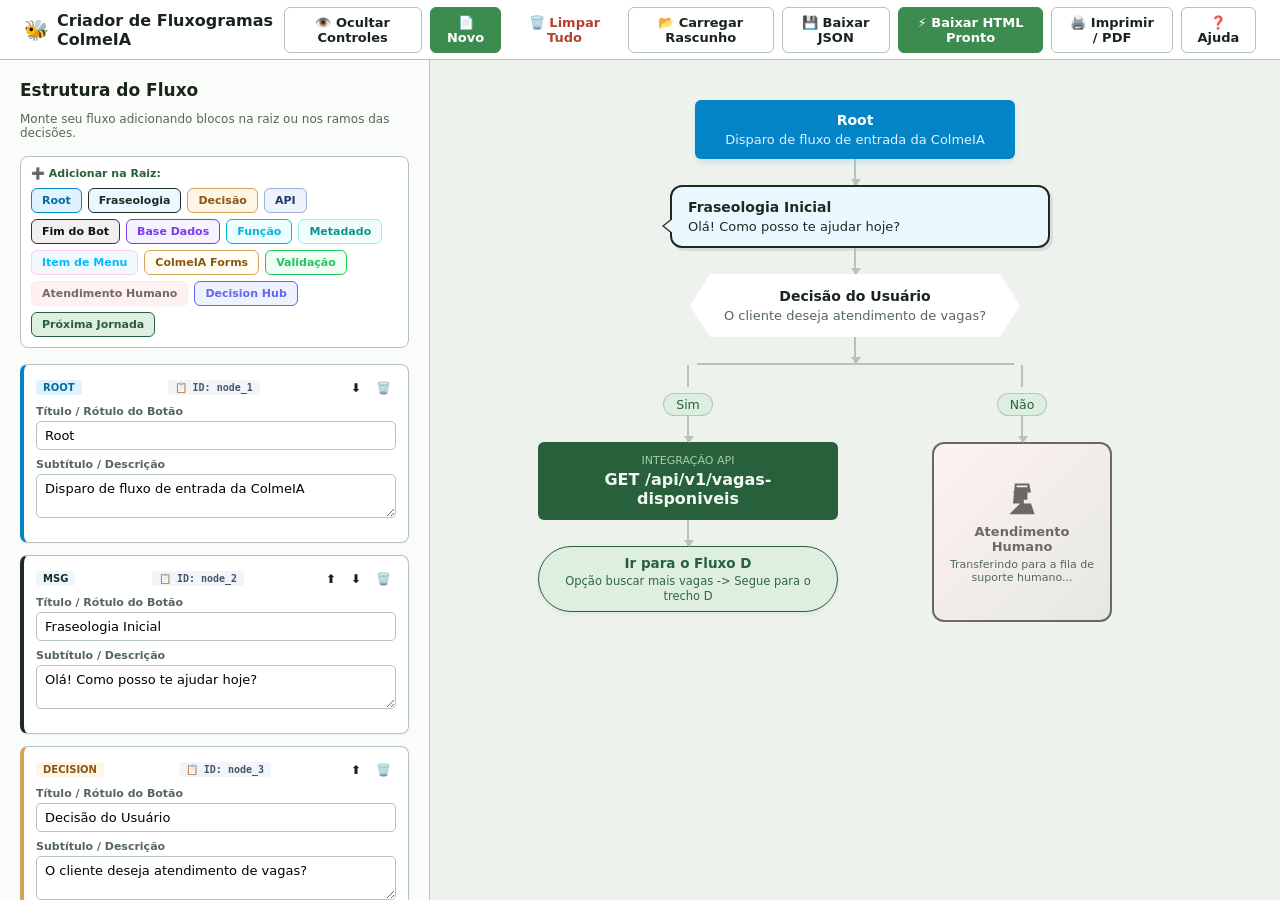
<file: index.html>
<!DOCTYPE html>
<html lang="pt-BR">
<head>
  <meta charset="utf-8">
  <meta name="viewport" content="width=device-width, initial-scale=1">
  <title>Fluxogramas ColmeIA Flowchart</title>
  <link rel="stylesheet" href="static/css/flowchart.css">
   <link rel="icon" href="data:image/svg+xml,<svg xmlns=%22http://www.w3.org/2000/svg%22 viewBox=%220 0 100 100%22><text y=%22.9em%22 font-size=%2290%22>🐝</text></svg>">
</head>
<body>

  <!-- Barra Superior de Controle -->
  <header class="bar">
    <div class="brand">
      <span class="logo-icon">🐝</span>
      <h1>Criador de Fluxogramas ColmeIA</h1>
    </div>
    <div class="actions">
        <button type="button" id="toggle-sidebar-btn" onclick="toggleSidebar()">👁️ Ocultar Controles</button>
        <button type="button" class="primary" onclick="createNewHtmlFile()">📄 Novo</button>
        <button type="button" class="btn-danger-text" onclick="clearAllNodes()">🗑️ Limpar Tudo</button>
        <button type="button" id="import-btn">📂 Carregar Rascunho</button>
        <button type="button" id="export-json-btn">💾 Baixar JSON</button>
        <button type="button" id="save-html-btn" class="primary">⚡ Baixar HTML Pronto</button>
        <button type="button" id="print-btn">🖨️ Imprimir / PDF</button>
        <button type="button" id="ajuda-btn" onclick="window.open('ajuda.html', '_blank')">❓ Ajuda</button>
    </div>
  </header>

  <!-- Janela Principal Dividida -->
  <div class="app-layout">
    
    <!-- Painel Lateral: Editor Estrutural -->
    <aside class="sidebar">
      <div class="sidebar-header">
        <h2>Estrutura do Fluxo</h2>
        <p class="help-text">Monte seu fluxo adicionando blocos na raiz ou nos ramos das decisões.</p>
      </div>

      <!-- Barra Rápida de Inserção na Raiz -->
      <div class="quick-add-bar">
        <span class="quick-add-title">➕ Adicionar na Raiz:</span>
        <div class="quick-buttons">
          <button type="button" class="btn-node btn-start" onclick="addNodeToRoot('start')">Root</button>
          <button type="button" class="btn-node btn-msg" onclick="addNodeToRoot('msg')">Fraseologia</button>
          <!--<button type="button" class="btn-node btn-button" onclick="addNodeToRoot('button')">Botões</button>-->
          <button type="button" class="btn-node btn-decision" onclick="addNodeToRoot('decision')">Decisão</button>
          <button type="button" class="btn-node btn-api" onclick="addNodeToRoot('api')">API</button>
          <button type="button" class="btn-node btn-end" onclick="addNodeToRoot('end')">Fim do Bot</button>
          <button type="button" class="btn-node btn-data" onclick="addNodeToRoot('data')">Base Dados</button>
          <button type="button" class="btn-node btn-function" onclick="addNodeToRoot('function')">Função</button>
          <button type="button" class="btn-node btn-metadado" onclick="addNodeToRoot('metadado')">Metadado</button>
          <button type="button" class="btn-node btn-menu" onclick="addNodeToRoot('menu')">Item de Menu</button>
          <button type="button" class="btn-node btn-forms" onclick="addNodeToRoot('forms')">ColmeIA Forms</button>
          <button type="button" class="btn-node btn-validation" onclick="addNodeToRoot('validation')">Validação</button>
          <button type="button" class="btn-node btn-human" onclick="addNodeToRoot('human')">Atendimento Humano</button>
          <button type="button" class="btn-node btn-hub" onclick="addNodeToRoot('hub')">Decision Hub</button>
          <button type="button" class="btn-node btn-journey" onclick="addNodeToRoot('journey')">Próxima Jornada</button>
        </div>
      </div>

      <!-- Lista de Cards Editor -->
      <div id="tree-editor" class="tree-editor">
      </div>
    </aside>

    <!-- Canvas de Visualização em Tempo Real -->
    <main class="canvas-viewport">
      <div class="wrap">
        <div class="stage" id="flowchart-canvas">
          <!-- O fluxo visual é montado aqui -->
        </div>
      </div>
    </main>

  </div>

  <input type="file" id="import-file" accept=".json" style="display: none;">

  <!-- Script do Motor do Editor -->
  <script src="static/js/index.js"></script>
</body>
</html>
</file>
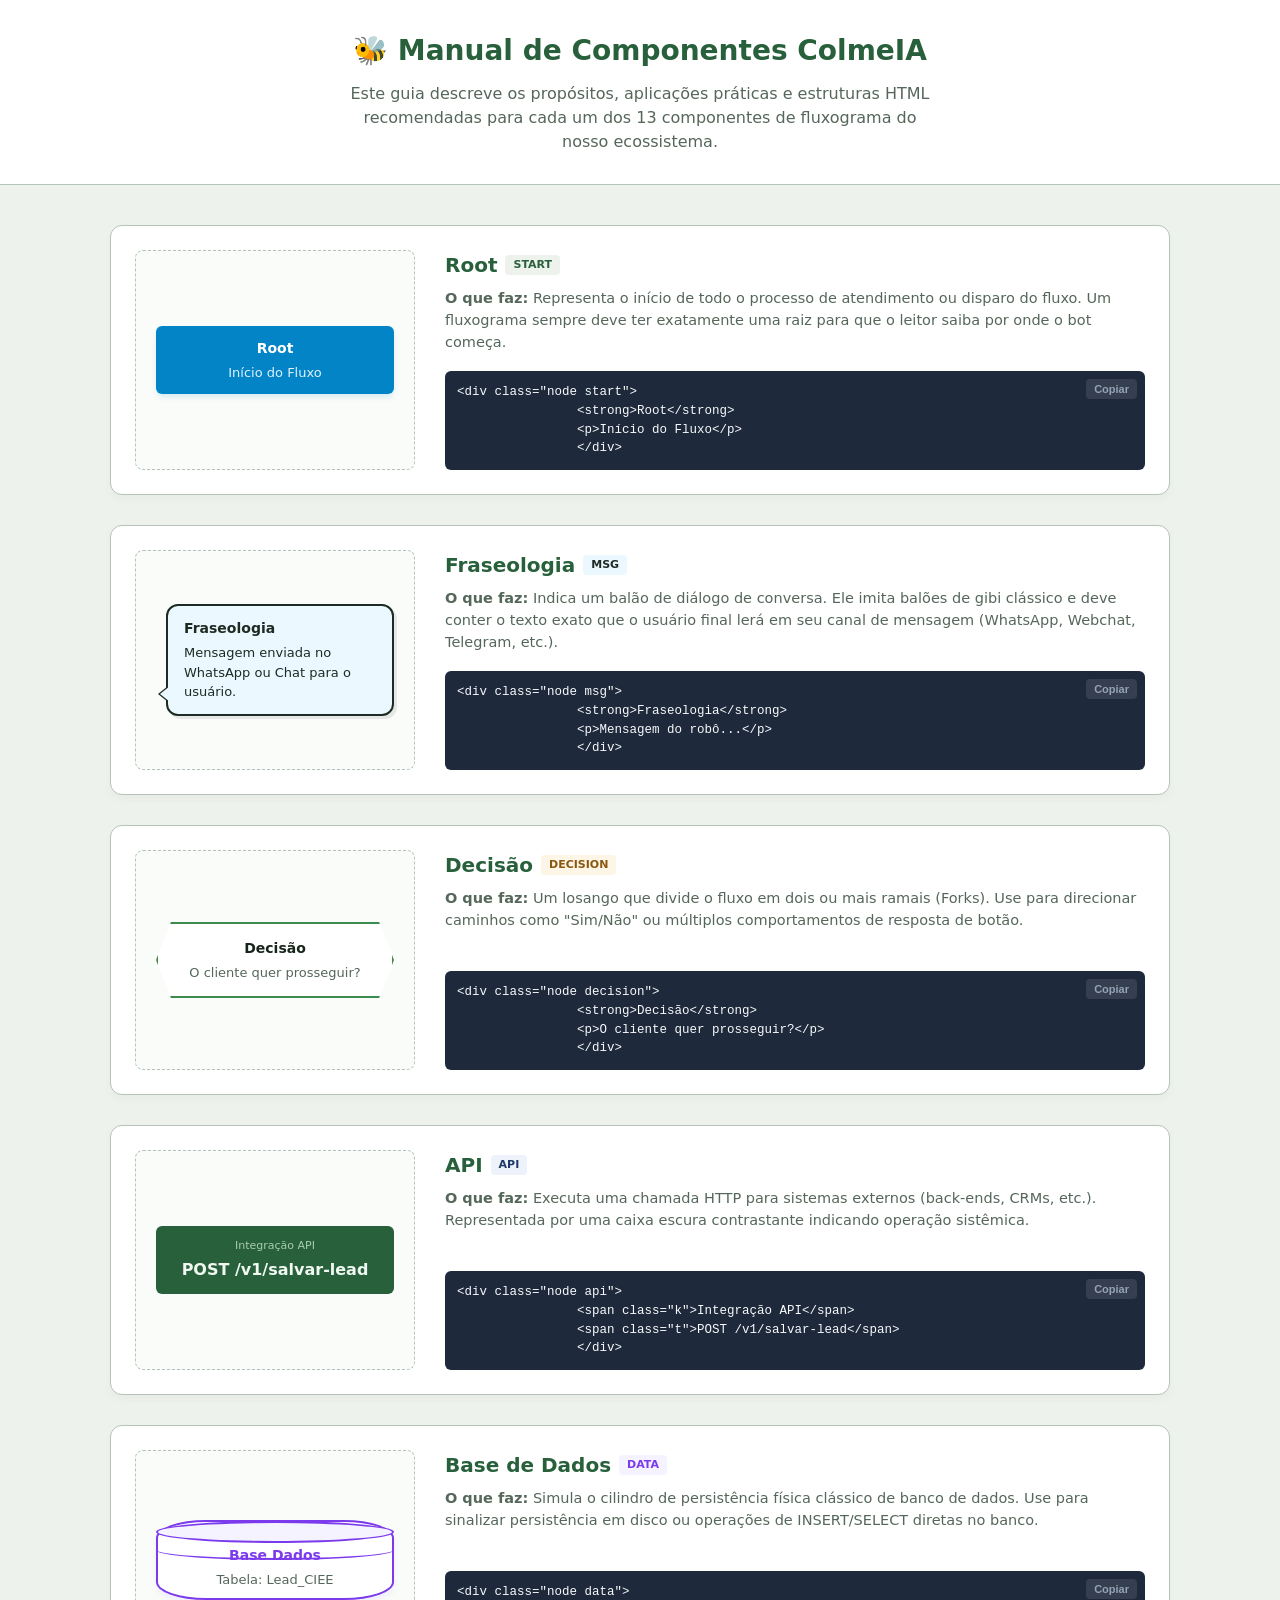
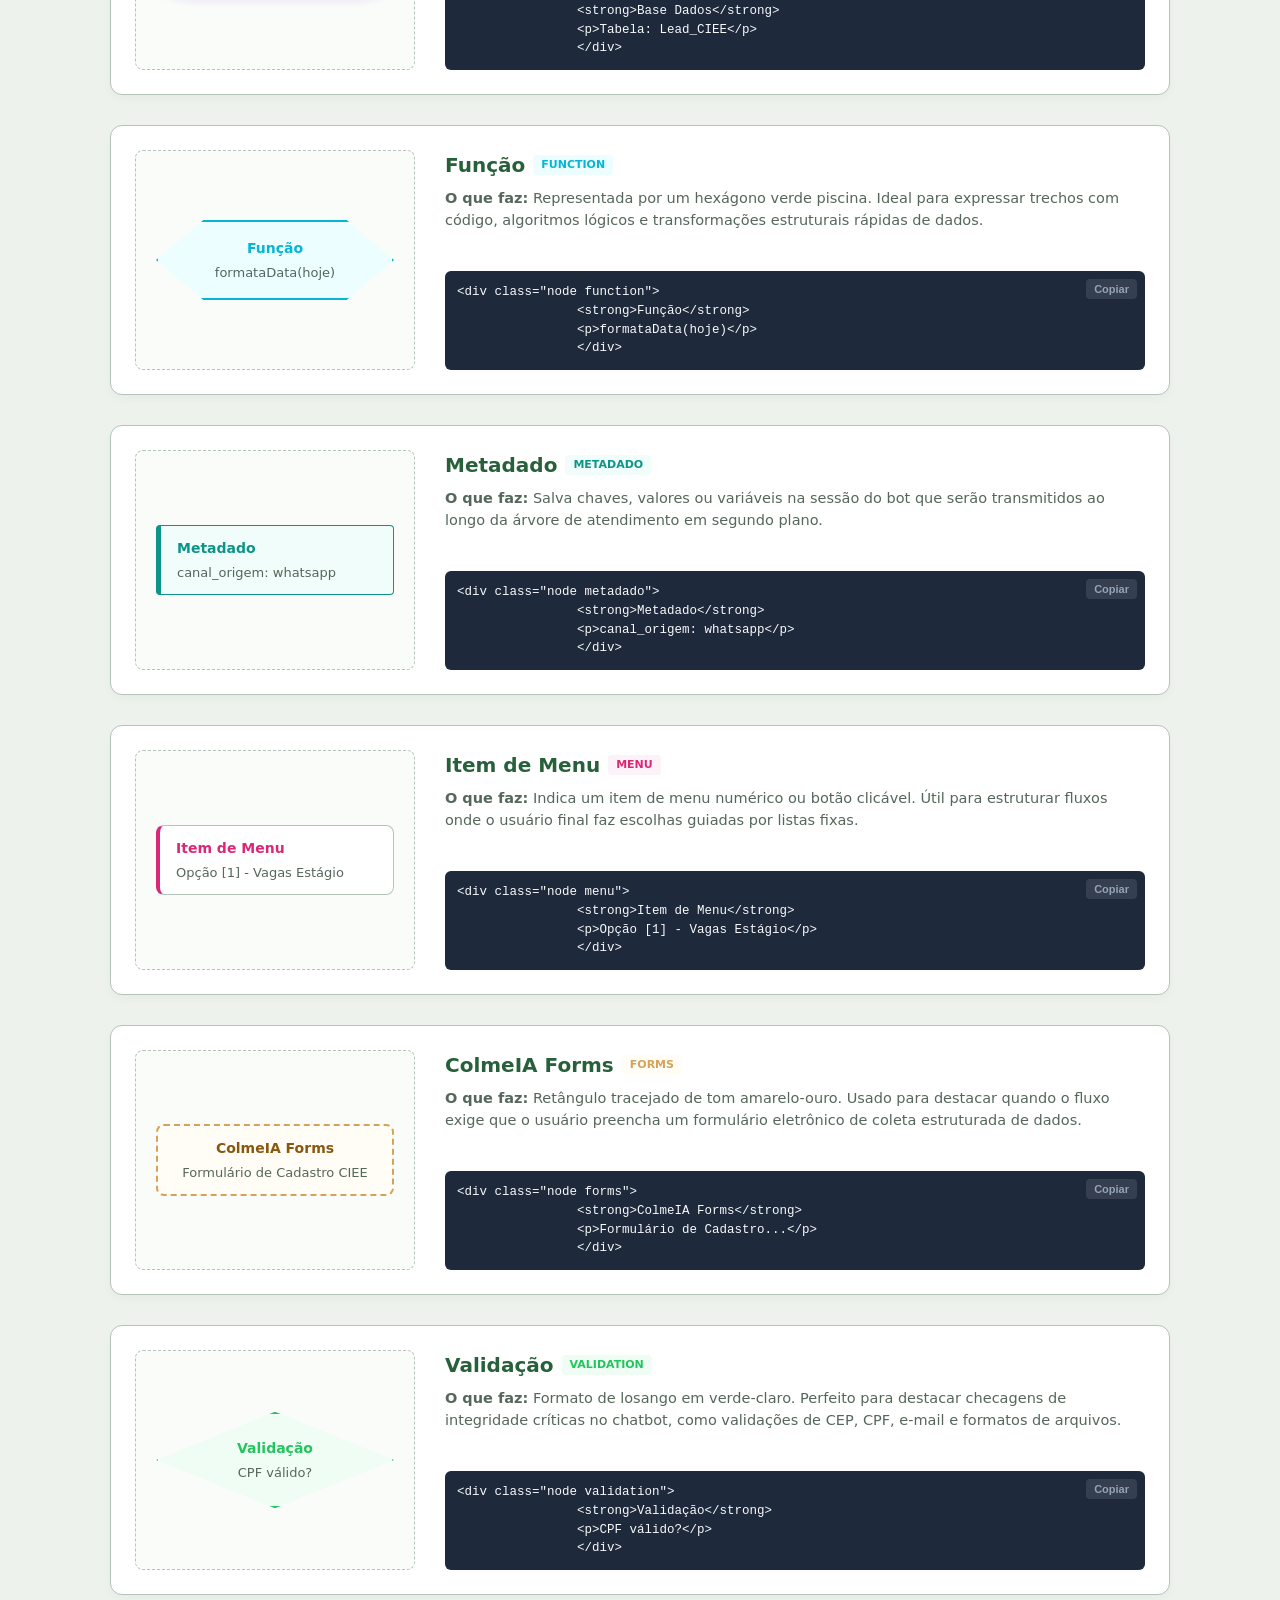
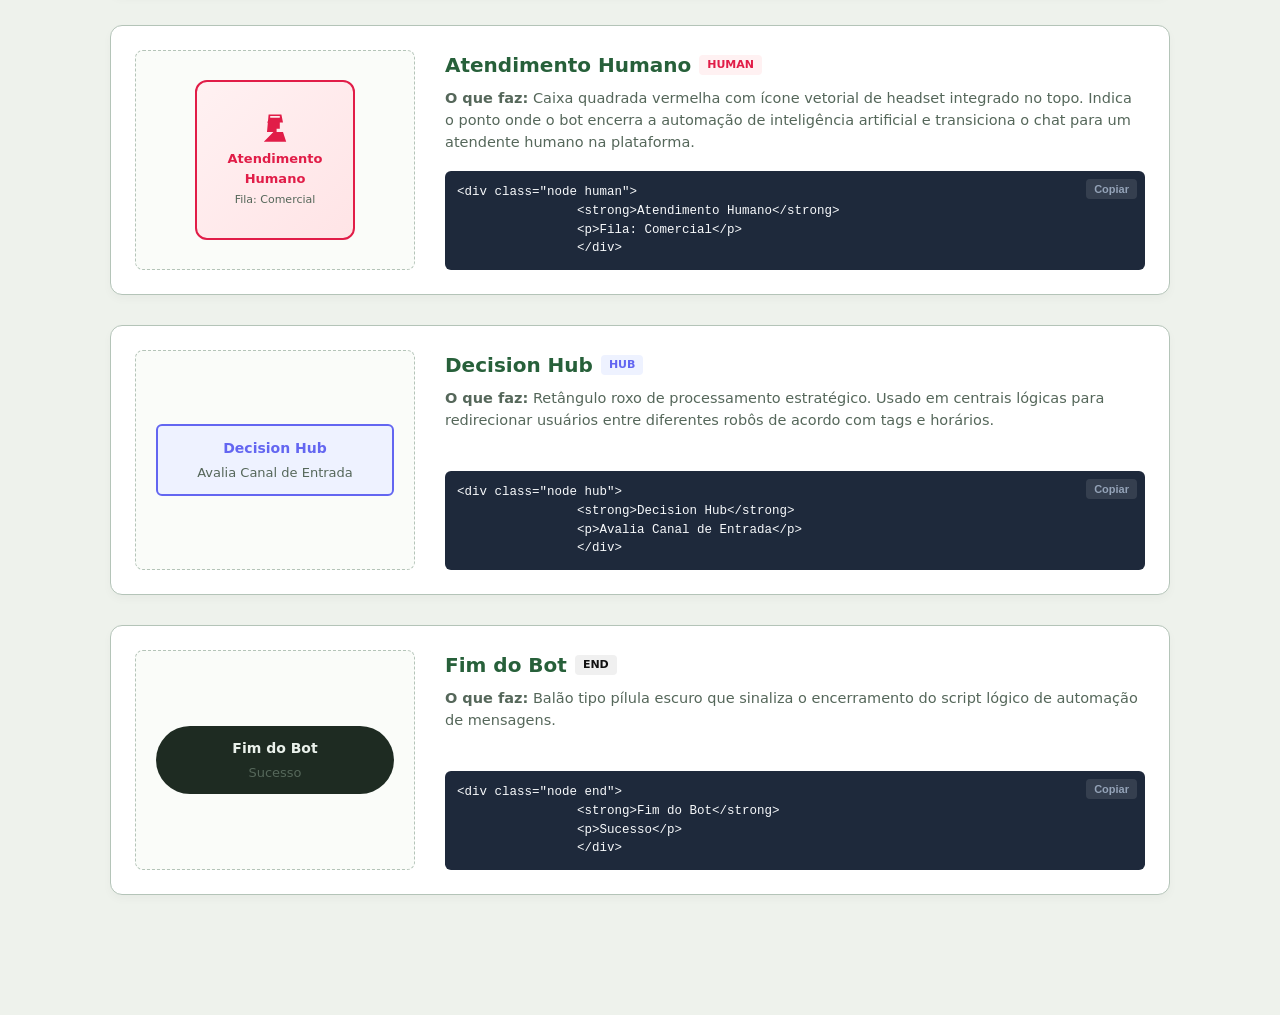
<file: ajuda.html>
<!DOCTYPE html>
<html lang="pt-BR">
<head>
  <meta charset="utf-8">
  <meta name="viewport" content="width=device-width, initial-scale=1">
  <title>Manual de Componentes ColmeIA Flowchart</title>
  <link rel="stylesheet" href="static/css/ajuda.css">
   <link rel="icon" href="data:image/svg+xml,<svg xmlns=%22http://www.w3.org/2000/svg%22 viewBox=%220 0 100 100%22><text y=%22.9em%22 font-size=%2290%22>🐝</text></svg>">
</head>
<body>

  <header>
    <h1>🐝 Manual de Componentes ColmeIA</h1>
    <p>Este guia descreve os propósitos, aplicações práticas e estruturas HTML recomendadas para cada um dos 13 componentes de fluxograma do nosso ecossistema.</p>
  </header>

  <div class="container">
    <div class="grid">

      <!-- 1. ROOT -->
      <div class="component-card">
        <div class="preview-box">
          <div class="node start">
            <strong>Root</strong>
            <p>Início do Fluxo</p>
          </div>
        </div>
        <div class="info-box">
          <div>
            <h2>Root <span class="tag-type">Start</span></h2>
            <p><strong>O que faz:</strong> Representa o início de todo o processo de atendimento ou disparo do fluxo. Um fluxograma sempre deve ter exatamente uma raiz para que o leitor saiba por onde o bot começa.</p>
          </div>
          <div class="code-container">
            <button class="copy-btn" onclick="copyCode(this)">Copiar</button>
            <pre><code>&lt;div class="node start"&gt;
                &lt;strong&gt;Root&lt;/strong&gt;
                &lt;p&gt;Início do Fluxo&lt;/p&gt;
                &lt;/div&gt;</code></pre>
          </div>
        </div>
      </div>

      <!-- 2. FRASEOLOGIA -->
      <div class="component-card">
        <div class="preview-box" style="padding-left: 30px;">
          <div class="node msg">
            <strong>Fraseologia</strong>
            <p>Mensagem enviada no WhatsApp ou Chat para o usuário.</p>
          </div>
        </div>
        <div class="info-box">
          <div>
            <h2>Fraseologia <span class="tag-type" style="background: var(--gibi-blue); color: var(--gibi-border);">Msg</span></h2>
            <p><strong>O que faz:</strong> Indica um balão de diálogo de conversa. Ele imita balões de gibi clássico e deve conter o texto exato que o usuário final lerá em seu canal de mensagem (WhatsApp, Webchat, Telegram, etc.).</p>
          </div>
          <div class="code-container">
            <button class="copy-btn" onclick="copyCode(this)">Copiar</button>
            <pre><code>&lt;div class="node msg"&gt;
                &lt;strong&gt;Fraseologia&lt;/strong&gt;
                &lt;p&gt;Mensagem do robô...&lt;/p&gt;
                &lt;/div&gt;</code></pre>
          </div>
        </div>
      </div>

      <!-- 3. DECISÃO -->
      <div class="component-card">
        <div class="preview-box">
          <div class="node decision">
            <strong>Decisão</strong>
            <p>O cliente quer prosseguir?</p>
          </div>
        </div>
        <div class="info-box">
          <div>
            <h2>Decisão <span class="tag-type" style="background: #fdf5e6; color: #8a5710;">Decision</span></h2>
            <p><strong>O que faz:</strong> Um losango que divide o fluxo em dois ou mais ramais (Forks). Use para direcionar caminhos como "Sim/Não" ou múltiplos comportamentos de resposta de botão.</p>
          </div>
          <div class="code-container">
            <button class="copy-btn" onclick="copyCode(this)">Copiar</button>
            <pre><code>&lt;div class="node decision"&gt;
                &lt;strong&gt;Decisão&lt;/strong&gt;
                &lt;p&gt;O cliente quer prosseguir?&lt;/p&gt;
                &lt;/div&gt;</code></pre>
          </div>
        </div>
      </div>

      <!-- 4. API -->
      <div class="component-card">
        <div class="preview-box">
          <div class="node api">
            <span class="k">Integração API</span>
            <span class="t">POST /v1/salvar-lead</span>
          </div>
        </div>
        <div class="info-box">
          <div>
            <h2>API <span class="tag-type" style="background: #eef2fa; color: #1e3a6a;">Api</span></h2>
            <p><strong>O que faz:</strong> Executa uma chamada HTTP para sistemas externos (back-ends, CRMs, etc.). Representada por uma caixa escura contrastante indicando operação sistêmica.</p>
          </div>
          <div class="code-container">
            <button class="copy-btn" onclick="copyCode(this)">Copiar</button>
            <pre><code>&lt;div class="node api"&gt;
                &lt;span class="k"&gt;Integração API&lt;/span&gt;
                &lt;span class="t"&gt;POST /v1/salvar-lead&lt;/span&gt;
                &lt;/div&gt;</code></pre>
          </div>
        </div>
      </div>

      <!-- 5. BASE DE DADOS -->
      <div class="component-card">
        <div class="preview-box">
          <div class="node data">
            <strong>Base Dados</strong>
            <p>Tabela: Lead_CIEE</p>
          </div>
        </div>
        <div class="info-box">
          <div>
            <h2>Base de Dados <span class="tag-type" style="background: var(--color-data-light); color: var(--color-data);">Data</span></h2>
            <p><strong>O que faz:</strong> Simula o cilindro de persistência física clássico de banco de dados. Use para sinalizar persistência em disco ou operações de INSERT/SELECT diretas no banco.</p>
          </div>
          <div class="code-container">
            <button class="copy-btn" onclick="copyCode(this)">Copiar</button>
            <pre><code>&lt;div class="node data"&gt;
                &lt;strong&gt;Base Dados&lt;/strong&gt;
                &lt;p&gt;Tabela: Lead_CIEE&lt;/p&gt;
                &lt;/div&gt;</code></pre>
          </div>
        </div>
      </div>

      <!-- 6. FUNÇÃO -->
      <div class="component-card">
        <div class="preview-box">
          <div class="node function">
            <strong>Função</strong>
            <p>formataData(hoje)</p>
          </div>
        </div>
        <div class="info-box">
          <div>
            <h2>Função <span class="tag-type" style="background: var(--color-function-light); color: var(--color-function);">Function</span></h2>
            <p><strong>O que faz:</strong> Representada por um hexágono verde piscina. Ideal para expressar trechos com código, algoritmos lógicos e transformações estruturais rápidas de dados.</p>
          </div>
          <div class="code-container">
            <button class="copy-btn" onclick="copyCode(this)">Copiar</button>
            <pre><code>&lt;div class="node function"&gt;
                &lt;strong&gt;Função&lt;/strong&gt;
                &lt;p&gt;formataData(hoje)&lt;/p&gt;
                &lt;/div&gt;</code></pre>
          </div>
        </div>
      </div>

      <!-- 7. METADADO -->
      <div class="component-card">
        <div class="preview-box">
          <div class="node metadado">
            <strong>Metadado</strong>
            <p>canal_origem: whatsapp</p>
          </div>
        </div>
        <div class="info-box">
          <div>
            <h2>Metadado <span class="tag-type" style="background: #F0FDFA; color: var(--color-metadado);">Metadado</span></h2>
            <p><strong>O que faz:</strong> Salva chaves, valores ou variáveis na sessão do bot que serão transmitidos ao longo da árvore de atendimento em segundo plano.</p>
          </div>
          <div class="code-container">
            <button class="copy-btn" onclick="copyCode(this)">Copiar</button>
            <pre><code>&lt;div class="node metadado"&gt;
                &lt;strong&gt;Metadado&lt;/strong&gt;
                &lt;p&gt;canal_origem: whatsapp&lt;/p&gt;
                &lt;/div&gt;</code></pre>
          </div>
        </div>
      </div>

      <!-- 8. ITEM DE MENU -->
      <div class="component-card">
        <div class="preview-box">
          <div class="node menu">
            <strong>Item de Menu</strong>
            <p>Opção [1] - Vagas Estágio</p>
          </div>
        </div>
        <div class="info-box">
          <div>
            <h2>Item de Menu <span class="tag-type" style="background: #FDF2F8; color: var(--color-menu);">Menu</span></h2>
            <p><strong>O que faz:</strong> Indica um item de menu numérico ou botão clicável. Útil para estruturar fluxos onde o usuário final faz escolhas guiadas por listas fixas.</p>
          </div>
          <div class="code-container">
            <button class="copy-btn" onclick="copyCode(this)">Copiar</button>
            <pre><code>&lt;div class="node menu"&gt;
                &lt;strong&gt;Item de Menu&lt;/strong&gt;
                &lt;p&gt;Opção [1] - Vagas Estágio&lt;/p&gt;
                &lt;/div&gt;</code></pre>
          </div>
        </div>
      </div>

      <!-- 9. COLMEIA FORMS -->
      <div class="component-card">
        <div class="preview-box">
          <div class="node forms">
            <strong>ColmeIA Forms</strong>
            <p>Formulário de Cadastro CIEE</p>
          </div>
        </div>
        <div class="info-box">
          <div>
            <h2>ColmeIA Forms <span class="tag-type" style="background: #FFFDF5; color: var(--color-forms);">Forms</span></h2>
            <p><strong>O que faz:</strong> Retângulo tracejado de tom amarelo-ouro. Usado para destacar quando o fluxo exige que o usuário preencha um formulário eletrônico de coleta estruturada de dados.</p>
          </div>
          <div class="code-container">
            <button class="copy-btn" onclick="copyCode(this)">Copiar</button>
            <pre><code>&lt;div class="node forms"&gt;
                &lt;strong&gt;ColmeIA Forms&lt;/strong&gt;
                &lt;p&gt;Formulário de Cadastro...&lt;/p&gt;
                &lt;/div&gt;</code></pre>
          </div>
        </div>
      </div>

      <!-- 10. VALIDAÇÃO -->
      <div class="component-card">
        <div class="preview-box">
          <div class="node validation">
            <strong>Validação</strong>
            <p>CPF válido?</p>
          </div>
        </div>
        <div class="info-box">
          <div>
            <h2>Validação <span class="tag-type" style="background: var(--color-validation-light); color: var(--color-validation);">Validation</span></h2>
            <p><strong>O que faz:</strong> Formato de losango em verde-claro. Perfeito para destacar checagens de integridade críticas no chatbot, como validações de CEP, CPF, e-mail e formatos de arquivos.</p>
          </div>
          <div class="code-container">
            <button class="copy-btn" onclick="copyCode(this)">Copiar</button>
            <pre><code>&lt;div class="node validation"&gt;
                &lt;strong&gt;Validação&lt;/strong&gt;
                &lt;p&gt;CPF válido?&lt;/p&gt;
                &lt;/div&gt;</code></pre>
          </div>
        </div>
      </div>

      <!-- 11. ATENDIMENTO HUMANO -->
      <div class="component-card">
        <div class="preview-box">
          <div class="node human">
            <strong>Atendimento Humano</strong>
            <p>Fila: Comercial</p>
          </div>
        </div>
        <div class="info-box">
          <div>
            <h2>Atendimento Humano <span class="tag-type" style="background: #FFF1F2; color: var(--color-human);">Human</span></h2>
            <p><strong>O que faz:</strong> Caixa quadrada vermelha com ícone vetorial de headset integrado no topo. Indica o ponto onde o bot encerra a automação de inteligência artificial e transiciona o chat para um atendente humano na plataforma.</p>
          </div>
          <div class="code-container">
            <button class="copy-btn" onclick="copyCode(this)">Copiar</button>
            <pre><code>&lt;div class="node human"&gt;
                &lt;strong&gt;Atendimento Humano&lt;/strong&gt;
                &lt;p&gt;Fila: Comercial&lt;/p&gt;
                &lt;/div&gt;</code></pre>
          </div>
        </div>
      </div>

      <!-- 12. DECISION HUB -->
      <div class="component-card">
        <div class="preview-box">
          <div class="node hub">
            <strong>Decision Hub</strong>
            <p>Avalia Canal de Entrada</p>
          </div>
        </div>
        <div class="info-box">
          <div>
            <h2>Decision Hub <span class="tag-type" style="background: var(--color-hub-light); color: var(--color-hub);">Hub</span></h2>
            <p><strong>O que faz:</strong> Retângulo roxo de processamento estratégico. Usado em centrais lógicas para redirecionar usuários entre diferentes robôs de acordo com tags e horários.</p>
          </div>
          <div class="code-container">
            <button class="copy-btn" onclick="copyCode(this)">Copiar</button>
            <pre><code>&lt;div class="node hub"&gt;
                &lt;strong&gt;Decision Hub&lt;/strong&gt;
                &lt;p&gt;Avalia Canal de Entrada&lt;/p&gt;
                &lt;/div&gt;</code></pre>
          </div>
        </div>
      </div>

      <!-- 13. FIM DO BOT -->
      <div class="component-card">
        <div class="preview-box">
          <div class="node end">
            <strong>Fim do Bot</strong>
            <p>Sucesso</p>
          </div>
        </div>
        <div class="info-box">
          <div>
            <h2>Fim do Bot <span class="tag-type" style="background: #f0f0f0; color: #111;">End</span></h2>
            <p><strong>O que faz:</strong> Balão tipo pílula escuro que sinaliza o encerramento do script lógico de automação de mensagens.</p>
          </div>
          <div class="code-container">
            <button class="copy-btn" onclick="copyCode(this)">Copiar</button>
            <pre><code>&lt;div class="node end"&gt;
                &lt;strong&gt;Fim do Bot&lt;/strong&gt;
                &lt;p&gt;Sucesso&lt;/p&gt;
                &lt;/div&gt;</code></pre>
          </div>
        </div>
      </div>

    </div>
  </div>

  <!-- JavaScript para Copiar Código -->
  <script>
    function copyCode(btn) {
      const code = btn.nextElementSibling.innerText;
      navigator.clipboard.writeText(code).then(() => {
        const originalText = btn.innerText;
        btn.innerText = "Copiado! ✓";
        btn.style.background = "#22C55E";
        btn.style.color = "#fff";
        setTimeout(() => {
          btn.innerText = originalText;
          btn.style.background = "rgba(255, 255, 255, 0.1)";
          btn.style.color = "#94A3B8";
        }, 1500);
      });
    }
  </script>
</body>
</html>
</file>
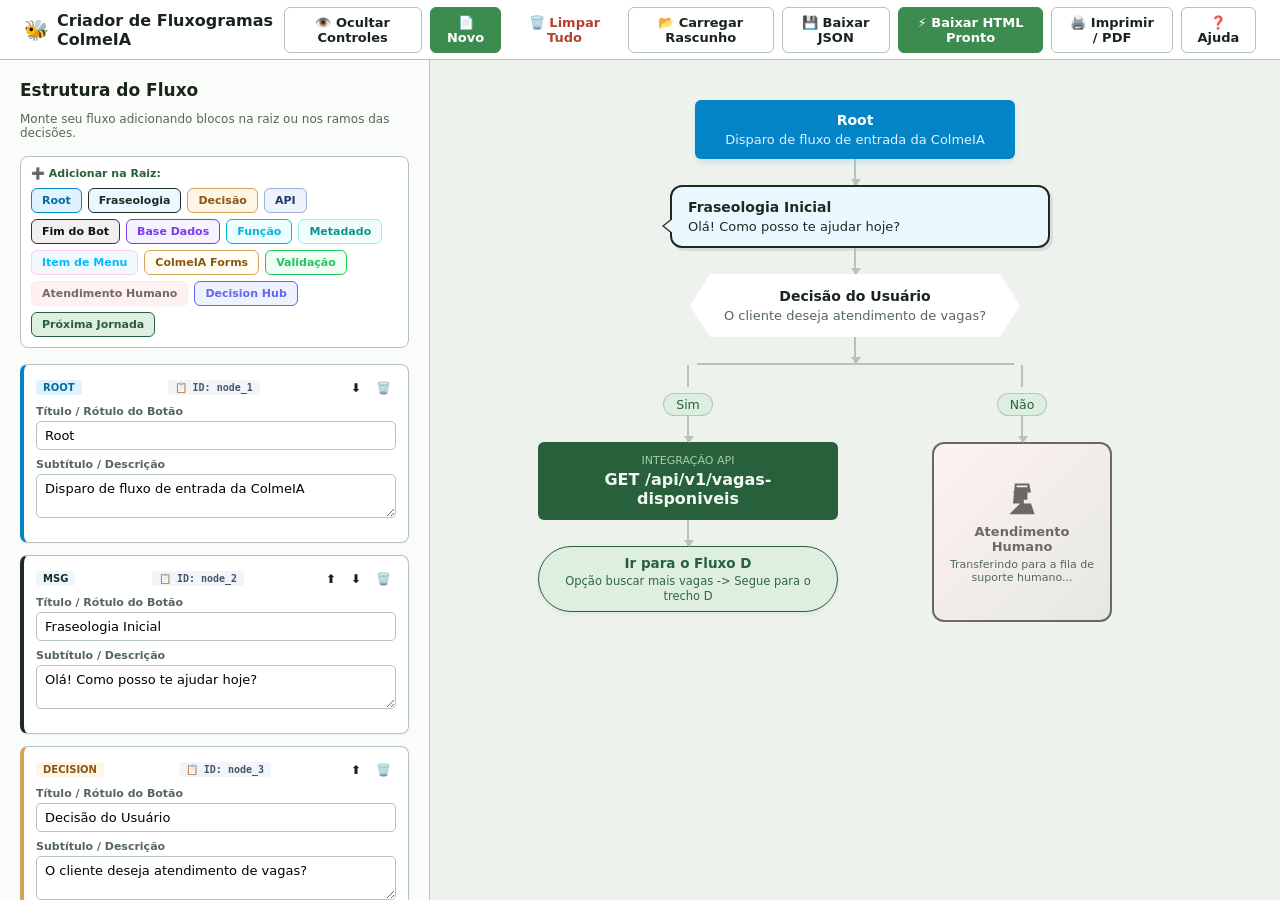
<file: buscar_vagas.html>
<!DOCTYPE html>
<html lang="pt-BR"><head>
  <meta charset="utf-8">
  <meta name="viewport" content="width=device-width, initial-scale=1">
  <title>Fluxogramas ColmeIA Flowchart</title>
  <link rel="stylesheet" href="static/css/flowchart.css">
   <link rel="icon" href="data:image/svg+xml,&lt;svg xmlns=%22http://www.w3.org/2000/svg%22 viewBox=%220 0 100 100%22&gt;&lt;text y=%22.9em%22 font-size=%2290%22&gt;🐝&lt;/text&gt;&lt;/svg&gt;">
</head>
<body class="">

  <!-- Barra Superior de Controle -->
  <header class="bar">
    <div class="brand">
      <span class="logo-icon">🐝</span>
      <h1>Criador de Fluxogramas ColmeIA</h1>
    </div>
    <div class="actions">
        <button type="button" id="toggle-sidebar-btn" onclick="toggleSidebar()">👁️ Ocultar Controles</button>
        <button type="button" class="primary" onclick="createNewHtmlFile()">📄 Novo</button>
        <button type="button" class="btn-danger-text" onclick="clearAllNodes()">🗑️ Limpar Tudo</button>
        <button type="button" id="import-btn">📂 Carregar Rascunho</button>
        <button type="button" id="export-json-btn">💾 Baixar JSON</button>
        <button type="button" id="save-html-btn" class="primary">⚡ Baixar HTML Pronto</button>
        <button type="button" id="print-btn">🖨️ Imprimir / PDF</button>
        <button type="button" id="ajuda-btn" onclick="window.open('ajuda.html', '_blank')">❓ Ajuda</button>
    </div>
  </header>

  <!-- Janela Principal Dividida -->
  <div class="app-layout">
    
    <!-- Painel Lateral: Editor Estrutural -->
    <aside class="sidebar">
      <div class="sidebar-header">
        <h2>Estrutura do Fluxo</h2>
        <p class="help-text">Monte seu fluxo adicionando blocos na raiz ou nos ramos das decisões.</p>
      </div>

      <!-- Barra Rápida de Inserção na Raiz -->
      <div class="quick-add-bar">
        <span class="quick-add-title">➕ Adicionar na Raiz:</span>
        <div class="quick-buttons">
          <button type="button" class="btn-node btn-start" onclick="addNodeToRoot('start')">Root</button>
          <button type="button" class="btn-node btn-msg" onclick="addNodeToRoot('msg')">Fraseologia</button>
          <button type="button" class="btn-node btn-decision" onclick="addNodeToRoot('decision')">Decisão</button>
          <button type="button" class="btn-node btn-api" onclick="addNodeToRoot('api')">API</button>
          <button type="button" class="btn-node btn-end" onclick="addNodeToRoot('end')">Fim do Bot</button>
          <button type="button" class="btn-node btn-data" onclick="addNodeToRoot('data')">Base Dados</button>
          <button type="button" class="btn-node btn-function" onclick="addNodeToRoot('function')">Função</button>
          <button type="button" class="btn-node btn-metadado" onclick="addNodeToRoot('metadado')">Metadado</button>
          <button type="button" class="btn-node btn-menu" onclick="addNodeToRoot('menu')">Item de Menu</button>
          <button type="button" class="btn-node btn-forms" onclick="addNodeToRoot('forms')">ColmeIA Forms</button>
          <button type="button" class="btn-node btn-validation" onclick="addNodeToRoot('validation')">Validação</button>
          <button type="button" class="btn-node btn-human" onclick="addNodeToRoot('human')">Atendimento Humano</button>
          <button type="button" class="btn-node btn-hub" onclick="addNodeToRoot('hub')">Decision Hub</button>
          <button type="button" class="btn-node btn-journey" onclick="addNodeToRoot('journey')">Próxima Jornada</button>
        </div>
      </div>

      <!-- Lista de Cards Editor -->
      <div id="tree-editor" class="tree-editor"><div class="editor-card card-api" data-node-id="node_1790686995220_6a2m">
      <div class="card-header">
        <span class="badge badge-api">API</span>
        <div class="card-tools">
          
          <button type="button" title="Descer" onclick="moveNode('node_1790686995220_6a2m', 1)">⬇️</button>
          <button type="button" title="Excluir Bloco" onclick="deleteNode('node_1790686995220_6a2m')">🗑️</button>
        </div>
      </div>
      <div class="form-field">
        <label>Título / Rótulo do Botão</label>
        <input type="text" value="Integração API" oninput="updateField('node_1790686995220_6a2m', 'title', this.value)">
      </div>
      <div class="form-field">
        <label>Subtítulo / Descrição</label>
        <textarea rows="2" oninput="updateField('node_1790686995220_6a2m', 'text', this.value)">Consulta as agendas disponíveis (até 3 agendas)</textarea>
      </div>
    </div><div class="editor-card card-msg" data-node-id="node_1790687014669_ee5o">
      <div class="card-header">
        <span class="badge badge-msg">MSG</span>
        <div class="card-tools">
          <button type="button" title="Subir" onclick="moveNode('node_1790687014669_ee5o', -1)">⬆️</button>
          <button type="button" title="Descer" onclick="moveNode('node_1790687014669_ee5o', 1)">⬇️</button>
          <button type="button" title="Excluir Bloco" onclick="deleteNode('node_1790687014669_ee5o')">🗑️</button>
        </div>
      </div>
      <div class="form-field">
        <label>Título / Rótulo do Botão</label>
        <input type="text" value="Fraseologia" oninput="updateField('node_1790687014669_ee5o', 'title', this.value)">
      </div>
      <div class="form-field">
        <label>Subtítulo / Descrição</label>
        <textarea rows="2" oninput="updateField('node_1790687014669_ee5o', 'text', this.value)">Falta pouco! Agora escolha o melhor horário para a sua entrevista.&lt;br&gt;&lt;br&gt;Agendas disponíveis:</textarea>
      </div>
    </div><div class="editor-card card-menu" data-node-id="node_1790687029381_npla">
      <div class="card-header">
        <span class="badge badge-menu">MENU</span>
        <div class="card-tools">
          <button type="button" title="Subir" onclick="moveNode('node_1790687029381_npla', -1)">⬆️</button>
          <button type="button" title="Descer" onclick="moveNode('node_1790687029381_npla', 1)">⬇️</button>
          <button type="button" title="Excluir Bloco" onclick="deleteNode('node_1790687029381_npla')">🗑️</button>
        </div>
      </div>
      <div class="form-field">
        <label>Título / Rótulo do Botão</label>
        <input type="text" value="Item de Menu" oninput="updateField('node_1790687029381_npla', 'title', this.value)">
      </div>
      <div class="form-field">
        <label>Subtítulo / Descrição</label>
        <textarea rows="2" oninput="updateField('node_1790687029381_npla', 'text', this.value)">Agenda 1&lt;br&gt;&lt;br&gt;📅 Data: dd/mm/aaaa   🕐 Horário: hh:mm&lt;br&gt;📋 Tipo da entrevista: xxxxxx</textarea>
      </div>
    </div><div class="editor-card card-menu" data-node-id="node_1790687029804_4u0f">
      <div class="card-header">
        <span class="badge badge-menu">MENU</span>
        <div class="card-tools">
          <button type="button" title="Subir" onclick="moveNode('node_1790687029804_4u0f', -1)">⬆️</button>
          <button type="button" title="Descer" onclick="moveNode('node_1790687029804_4u0f', 1)">⬇️</button>
          <button type="button" title="Excluir Bloco" onclick="deleteNode('node_1790687029804_4u0f')">🗑️</button>
        </div>
      </div>
      <div class="form-field">
        <label>Título / Rótulo do Botão</label>
        <input type="text" value="Item de Menu" oninput="updateField('node_1790687029804_4u0f', 'title', this.value)">
      </div>
      <div class="form-field">
        <label>Subtítulo / Descrição</label>
        <textarea rows="2" oninput="updateField('node_1790687029804_4u0f', 'text', this.value)">Agenda 2&lt;br&gt;&lt;br&gt;📅 Data: dd/mm/aaaa   🕐 Horário: hh:mm&lt;br&gt;📋 Tipo da entrevista: xxxxxx</textarea>
      </div>
    </div><div class="editor-card card-menu" data-node-id="node_1790687030844_z9fw">
      <div class="card-header">
        <span class="badge badge-menu">MENU</span>
        <div class="card-tools">
          <button type="button" title="Subir" onclick="moveNode('node_1790687030844_z9fw', -1)">⬆️</button>
          <button type="button" title="Descer" onclick="moveNode('node_1790687030844_z9fw', 1)">⬇️</button>
          <button type="button" title="Excluir Bloco" onclick="deleteNode('node_1790687030844_z9fw')">🗑️</button>
        </div>
      </div>
      <div class="form-field">
        <label>Título / Rótulo do Botão</label>
        <input type="text" value="Item de Menu" oninput="updateField('node_1790687030844_z9fw', 'title', this.value)">
      </div>
      <div class="form-field">
        <label>Subtítulo / Descrição</label>
        <textarea rows="2" oninput="updateField('node_1790687030844_z9fw', 'text', this.value)">Agenda 3&lt;br&gt;&lt;br&gt;📅 Data: dd/mm/aaaa   🕐 Horário: hh:mm&lt;br&gt;📋 Tipo da entrevista: xxxxxx</textarea>
      </div>
    </div><div class="editor-card card-api" data-node-id="node_1790687080749_33az">
      <div class="card-header">
        <span class="badge badge-api">API</span>
        <div class="card-tools">
          <button type="button" title="Subir" onclick="moveNode('node_1790687080749_33az', -1)">⬆️</button>
          <button type="button" title="Descer" onclick="moveNode('node_1790687080749_33az', 1)">⬇️</button>
          <button type="button" title="Excluir Bloco" onclick="deleteNode('node_1790687080749_33az')">🗑️</button>
        </div>
      </div>
      <div class="form-field">
        <label>Título / Rótulo do Botão</label>
        <input type="text" value="Integração API" oninput="updateField('node_1790687080749_33az', 'title', this.value)">
      </div>
      <div class="form-field">
        <label>Subtítulo / Descrição</label>
        <textarea rows="2" oninput="updateField('node_1790687080749_33az', 'text', this.value)">POST Registra a agenda escolhida e retorna os dados da entrevista</textarea>
      </div>
    </div><div class="editor-card card-msg" data-node-id="node_1790687097372_csai">
      <div class="card-header">
        <span class="badge badge-msg">MSG</span>
        <div class="card-tools">
          <button type="button" title="Subir" onclick="moveNode('node_1790687097372_csai', -1)">⬆️</button>
          <button type="button" title="Descer" onclick="moveNode('node_1790687097372_csai', 1)">⬇️</button>
          <button type="button" title="Excluir Bloco" onclick="deleteNode('node_1790687097372_csai')">🗑️</button>
        </div>
      </div>
      <div class="form-field">
        <label>Título / Rótulo do Botão</label>
        <input type="text" value="Fraseologia" oninput="updateField('node_1790687097372_csai', 'title', this.value)">
      </div>
      <div class="form-field">
        <label>Subtítulo / Descrição</label>
        <textarea rows="2" oninput="updateField('node_1790687097372_csai', 'text', this.value)">Entrevista agendada! ✅&lt;br&gt;&lt;br&gt;Confira os detalhes:&lt;br&gt;&lt;br&gt;📋 Tipo da entrevista:&lt;br&gt;📅 Data:   🕐 Horário:&lt;br&gt;🏢 Nome da empresa:&lt;br&gt;📍 Local da entrevista ou link de acesso:&lt;br&gt;👤 Responsável pelo contato:&lt;br&gt;📝 Orientações e documentos necessários:&lt;br&gt;Em caso de dúvidas, acesse o site do CIEE e verifique as informações no ambiente de “Minhas Vagas”.&lt;br&gt;&lt;br&gt;Boa sorte!</textarea>
      </div>
    </div><div class="editor-card card-decision" data-node-id="node_1790687110445_cbx8">
      <div class="card-header">
        <span class="badge badge-decision">DECISION</span>
        <div class="card-tools">
          <button type="button" title="Subir" onclick="moveNode('node_1790687110445_cbx8', -1)">⬆️</button>
          
          <button type="button" title="Excluir Bloco" onclick="deleteNode('node_1790687110445_cbx8')">🗑️</button>
        </div>
      </div>
      <div class="form-field">
        <label>Título / Rótulo do Botão</label>
        <input type="text" value="Decisão" oninput="updateField('node_1790687110445_cbx8', 'title', this.value)">
      </div>
      <div class="form-field">
        <label>Subtítulo / Descrição</label>
        <textarea rows="2" oninput="updateField('node_1790687110445_cbx8', 'text', this.value)">Qual critério divide este caminho?</textarea>
      </div>
    <div class="branches-editor"><div class="branches-title">
        <span>Ramos / Caminhos da Decisão:</span>
        <button type="button" class="btn-xs" onclick="addBranch('node_1790687110445_cbx8')">➕ Novo Ramo</button>
      </div><div class="branch-box">
          <div class="branch-box-header">
            <span class="branch-tag-pill">Caminho:</span>
            <input type="text" value="Buscar mais vagas" oninput="updateBranchLabel('node_1790687110445_cbx8', 'b_1790687110445_1', this.value)">
            <button type="button" class="delete-branch-btn" title="Excluir caminho" onclick="deleteBranch('node_1790687110445_cbx8', 'b_1790687110445_1')">❌</button>
          </div>
          <div class="branch-children" id="branch-container-b_1790687110445_1"><div class="editor-card card-journey" data-node-id="node_1790687164476_ayix">
      <div class="card-header">
        <span class="badge badge-journey">PRÓXIMA JORNADA</span>
        <div class="card-tools">
          
          
          <button type="button" title="Excluir Bloco" onclick="deleteNode('node_1790687164476_ayix')">🗑️</button>
        </div>
      </div>
      <div class="form-field">
        <label>Título / Rótulo do Botão</label>
        <input type="text" value="Próxima Jornada" oninput="updateField('node_1790687164476_ayix', 'title', this.value)">
      </div>
      <div class="form-field">
        <label>Subtítulo / Descrição</label>
        <textarea rows="2" oninput="updateField('node_1790687164476_ayix', 'text', this.value)">Ir para o outro trecho</textarea>
      </div>
    <div class="form-field">
        <label>🔗 Link / URL de Destino do Fluxo</label>
        <input type="text" placeholder="ex: fluxo_vagas.html ou #trecho-c" value="fluxo_vagas.html" oninput="updateField('node_1790687164476_ayix', 'url', this.value)">
        <small style="font-size: 11px; color: var(--soft); display: block; margin-top: 3px;">
          Insira o nome do outro arquivo HTML (ex: fluxo_b.html) ou um site externo para abrir ao clicar.
        </small>
      </div></div></div>
          
          <div class="branch-quick-add">
            <span class="quick-add-sub">Adicionar neste lado:</span>
            <div class="quick-buttons-sm">
                <button type="button" class="btn-sm btn-msg" onclick="addNodeToBranch('b_1790687110445_1', 'msg')">+ Fraseologia</button>
                <button type="button" class="btn-sm btn-api" onclick="addNodeToBranch('b_1790687110445_1', 'api')">+ API</button>
                <button type="button" class="btn-sm btn-decision" onclick="addNodeToBranch('b_1790687110445_1', 'decision')">+ Decisão</button>
                <button type="button" class="btn-sm btn-end" onclick="addNodeToBranch('b_1790687110445_1', 'end')">+ Fim do Bot</button>
                <button type="button" class="btn-sm btn-data" onclick="addNodeToBranch('b_1790687110445_1', 'data')">+ Base Dados</button>
                <button type="button" class="btn-sm btn-function" onclick="addNodeToBranch('b_1790687110445_1', 'function')">+ Função </button>
                <button type="button" class="btn-sm btn-metadado" onclick="addNodeToBranch('b_1790687110445_1', 'metadado')">+ Metadado</button>
                <button type="button" class="btn-sm btn-menu" onclick="addNodeToBranch('b_1790687110445_1', 'menu')">+ Item Menu</button>
                <button type="button" class="btn-sm btn-forms" onclick="addNodeToBranch('b_1790687110445_1', 'forms')">+ ColmeIA Forms</button>
                <button type="button" class="btn-sm btn-validation" onclick="addNodeToBranch('b_1790687110445_1', 'validation')">+ Validação</button>
                <button type="button" class="btn-sm btn-human" onclick="addNodeToBranch('b_1790687110445_1', 'human')">+ Atend. Humano</button>
                <button type="button" class="btn-sm btn-hub" onclick="addNodeToBranch('b_1790687110445_1', 'hub')">+ Decision Hub</button>
                <button type="button" class="btn-sm btn-journey" onclick="addNodeToBranch('b_1790687110445_1', 'journey')">+ Próxima Jornada</button>
            </div>
          </div>
        </div><div class="branch-box">
          <div class="branch-box-header">
            <span class="branch-tag-pill">Caminho:</span>
            <input type="text" value="Encerrar" oninput="updateBranchLabel('node_1790687110445_cbx8', 'b_1790687110445_2', this.value)">
            <button type="button" class="delete-branch-btn" title="Excluir caminho" onclick="deleteBranch('node_1790687110445_cbx8', 'b_1790687110445_2')">❌</button>
          </div>
          <div class="branch-children" id="branch-container-b_1790687110445_2"><div class="editor-card card-msg" data-node-id="node_1790687141964_b4uz">
      <div class="card-header">
        <span class="badge badge-msg">MSG</span>
        <div class="card-tools">
          
          <button type="button" title="Descer" onclick="moveNode('node_1790687141964_b4uz', 1)">⬇️</button>
          <button type="button" title="Excluir Bloco" onclick="deleteNode('node_1790687141964_b4uz')">🗑️</button>
        </div>
      </div>
      <div class="form-field">
        <label>Título / Rótulo do Botão</label>
        <input type="text" value="Fraseologia" oninput="updateField('node_1790687141964_b4uz', 'title', this.value)">
      </div>
      <div class="form-field">
        <label>Subtítulo / Descrição</label>
        <textarea rows="2" oninput="updateField('node_1790687141964_b4uz', 'text', this.value)">Agradecemos o seu retorno.&lt;br&gt;O atendimento foi concluído.</textarea>
      </div>
    </div><div class="editor-card card-end" data-node-id="sub_1790687110445_2">
      <div class="card-header">
        <span class="badge badge-end">END</span>
        <div class="card-tools">
          <button type="button" title="Subir" onclick="moveNode('sub_1790687110445_2', -1)">⬆️</button>
          
          <button type="button" title="Excluir Bloco" onclick="deleteNode('sub_1790687110445_2')">🗑️</button>
        </div>
      </div>
      <div class="form-field">
        <label>Título / Rótulo do Botão</label>
        <input type="text" value="Fim do Bot" oninput="updateField('sub_1790687110445_2', 'title', this.value)">
      </div>
      <div class="form-field">
        <label>Subtítulo / Descrição</label>
        <textarea rows="2" oninput="updateField('sub_1790687110445_2', 'text', this.value)">Encerrado.</textarea>
      </div>
    </div></div>
          
          <div class="branch-quick-add">
            <span class="quick-add-sub">Adicionar neste lado:</span>
            <div class="quick-buttons-sm">
                <button type="button" class="btn-sm btn-msg" onclick="addNodeToBranch('b_1790687110445_2', 'msg')">+ Fraseologia</button>
                <button type="button" class="btn-sm btn-api" onclick="addNodeToBranch('b_1790687110445_2', 'api')">+ API</button>
                <button type="button" class="btn-sm btn-decision" onclick="addNodeToBranch('b_1790687110445_2', 'decision')">+ Decisão</button>
                <button type="button" class="btn-sm btn-end" onclick="addNodeToBranch('b_1790687110445_2', 'end')">+ Fim do Bot</button>
                <button type="button" class="btn-sm btn-data" onclick="addNodeToBranch('b_1790687110445_2', 'data')">+ Base Dados</button>
                <button type="button" class="btn-sm btn-function" onclick="addNodeToBranch('b_1790687110445_2', 'function')">+ Função </button>
                <button type="button" class="btn-sm btn-metadado" onclick="addNodeToBranch('b_1790687110445_2', 'metadado')">+ Metadado</button>
                <button type="button" class="btn-sm btn-menu" onclick="addNodeToBranch('b_1790687110445_2', 'menu')">+ Item Menu</button>
                <button type="button" class="btn-sm btn-forms" onclick="addNodeToBranch('b_1790687110445_2', 'forms')">+ ColmeIA Forms</button>
                <button type="button" class="btn-sm btn-validation" onclick="addNodeToBranch('b_1790687110445_2', 'validation')">+ Validação</button>
                <button type="button" class="btn-sm btn-human" onclick="addNodeToBranch('b_1790687110445_2', 'human')">+ Atend. Humano</button>
                <button type="button" class="btn-sm btn-hub" onclick="addNodeToBranch('b_1790687110445_2', 'hub')">+ Decision Hub</button>
                <button type="button" class="btn-sm btn-journey" onclick="addNodeToBranch('b_1790687110445_2', 'journey')">+ Próxima Jornada</button>
            </div>
          </div>
        </div></div></div></div>
    </aside>

    <!-- Canvas de Visualização em Tempo Real -->
    <main class="canvas-viewport">
      <div class="wrap">
        <div class="stage" id="flowchart-canvas"><div class="node api" data-node-id="node_1790686995220_6a2m"><span class="k">Integração API</span><span class="t">Consulta as agendas disponíveis (até 3 agendas)</span></div><div class="link"></div><div class="node msg" data-node-id="node_1790687014669_ee5o"><strong>Fraseologia</strong><p>Falta pouco! Agora escolha o melhor horário para a sua entrevista.<br><br>Agendas disponíveis:</p></div><div class="link"></div><div class="node menu" data-node-id="node_1790687029381_npla"><strong>Item de Menu</strong><p>Agenda 1<br><br>📅 Data: dd/mm/aaaa   🕐 Horário: hh:mm<br>📋 Tipo da entrevista: xxxxxx</p></div><div class="link"></div><div class="node menu" data-node-id="node_1790687029804_4u0f"><strong>Item de Menu</strong><p>Agenda 2<br><br>📅 Data: dd/mm/aaaa   🕐 Horário: hh:mm<br>📋 Tipo da entrevista: xxxxxx</p></div><div class="link"></div><div class="node menu" data-node-id="node_1790687030844_z9fw"><strong>Item de Menu</strong><p>Agenda 3<br><br>📅 Data: dd/mm/aaaa   🕐 Horário: hh:mm<br>📋 Tipo da entrevista: xxxxxx</p></div><div class="link"></div><div class="node api" data-node-id="node_1790687080749_33az"><span class="k">Integração API</span><span class="t">POST Registra a agenda escolhida e retorna os dados da entrevista</span></div><div class="link"></div><div class="node msg" data-node-id="node_1790687097372_csai"><strong>Fraseologia</strong><p>Entrevista agendada! ✅<br><br>Confira os detalhes:<br><br>📋 Tipo da entrevista:<br>📅 Data:   🕐 Horário:<br>🏢 Nome da empresa:<br>📍 Local da entrevista ou link de acesso:<br>👤 Responsável pelo contato:<br>📝 Orientações e documentos necessários:<br>Em caso de dúvidas, acesse o site do CIEE e verifique as informações no ambiente de “Minhas Vagas”.<br><br>Boa sorte!</p></div><div class="link"></div><div class="fork-group-wrapper"><div class="node decision" data-node-id="node_1790687110445_cbx8"><strong>Decisão</strong><p>Qual critério divide este caminho?</p></div><div class="link"></div><div class="fork"><div class="bar-h" style="width: 50%;"></div><div class="cols"><div class="col"><div class="tag">Buscar mais vagas</div><div class="link"></div><a class="jump" href="fluxo_buscar.html" target="_blank" data-node-id="node_1790687164476_ayix"><strong>Próxima Jornada</strong><span>Buscar mais vagas</span></a></div><div class="col"><div class="tag">Encerrar</div><div class="link"></div><div class="node msg" data-node-id="node_1790687141964_b4uz"><strong>Fraseologia</strong><p>Agradecemos o seu retorno.<br>O atendimento foi concluído.</p></div><div class="link"></div><div class="node end" data-node-id="sub_1790687110445_2"><strong>Fim do Bot</strong><p>Encerrado.</p></div></div></div></div></div></div>
      </div>
    </main>

  </div>

  <input type="file" id="import-file" accept=".json" style="display: none;">

  <!-- Script do Motor do Editor -->
  <script src="static/js/index.js"></script>


</body></html>
</file>
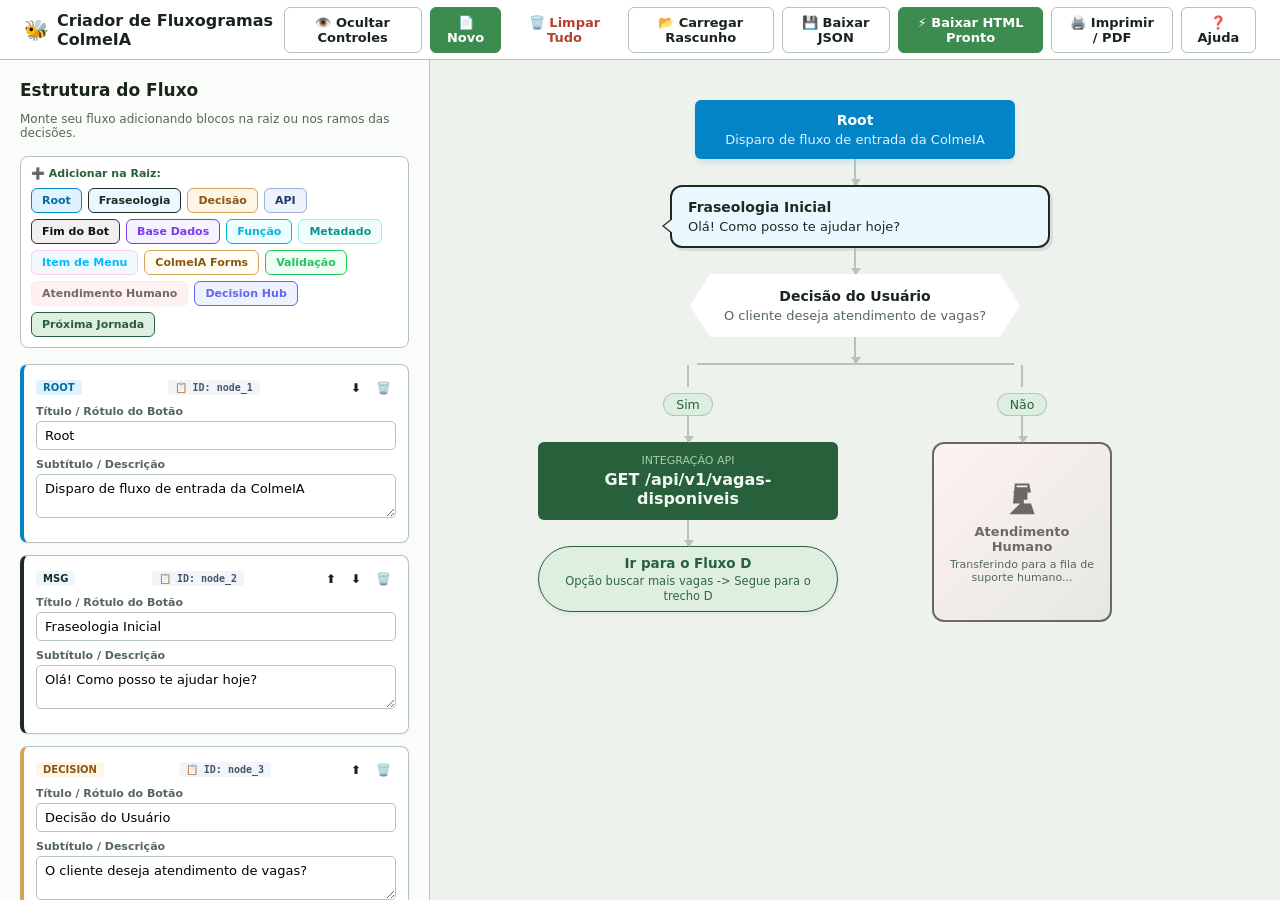
<file: entrevista.html>
<!DOCTYPE html>
<html lang="pt-BR"><head>
  <meta charset="utf-8">
  <meta name="viewport" content="width=device-width, initial-scale=1">
  <title>Fluxogramas ColmeIA Flowchart</title>
  <link rel="stylesheet" href="static/css/flowchart.css">
   <link rel="icon" href="data:image/svg+xml,&lt;svg xmlns=%22http://www.w3.org/2000/svg%22 viewBox=%220 0 100 100%22&gt;&lt;text y=%22.9em%22 font-size=%2290%22&gt;🐝&lt;/text&gt;&lt;/svg&gt;">
</head>
<body class="">

  <!-- Barra Superior de Controle -->
  <header class="bar">
    <div class="brand">
      <span class="logo-icon">🐝</span>
      <h1>Criador de Fluxogramas ColmeIA</h1>
    </div>
    <div class="actions">
        <button type="button" id="toggle-sidebar-btn" onclick="toggleSidebar()">👁️ Ocultar Controles</button>
        <button type="button" class="primary" onclick="createNewHtmlFile()">📄 Novo</button>
        <button type="button" class="btn-danger-text" onclick="clearAllNodes()">🗑️ Limpar Tudo</button>
        <button type="button" id="import-btn">📂 Carregar Rascunho</button>
        <button type="button" id="export-json-btn">💾 Baixar JSON</button>
        <button type="button" id="save-html-btn" class="primary">⚡ Baixar HTML Pronto</button>
        <button type="button" id="print-btn">🖨️ Imprimir / PDF</button>
        <button type="button" id="ajuda-btn" onclick="window.open('ajuda.html', '_blank')">❓ Ajuda</button>
    </div>
  </header>

  <!-- Janela Principal Dividida -->
  <div class="app-layout">
    
    <!-- Painel Lateral: Editor Estrutural -->
    <aside class="sidebar">
      <div class="sidebar-header">
        <h2>Estrutura do Fluxo</h2>
        <p class="help-text">Monte seu fluxo adicionando blocos na raiz ou nos ramos das decisões.</p>
      </div>

      <!-- Barra Rápida de Inserção na Raiz -->
      <div class="quick-add-bar">
        <span class="quick-add-title">➕ Adicionar na Raiz:</span>
        <div class="quick-buttons">
          <button type="button" class="btn-node btn-start" onclick="addNodeToRoot('start')">Root</button>
          <button type="button" class="btn-node btn-msg" onclick="addNodeToRoot('msg')">Fraseologia</button>
          <button type="button" class="btn-node btn-decision" onclick="addNodeToRoot('decision')">Decisão</button>
          <button type="button" class="btn-node btn-api" onclick="addNodeToRoot('api')">API</button>
          <button type="button" class="btn-node btn-end" onclick="addNodeToRoot('end')">Fim do Bot</button>
          <button type="button" class="btn-node btn-data" onclick="addNodeToRoot('data')">Base Dados</button>
          <button type="button" class="btn-node btn-function" onclick="addNodeToRoot('function')">Função</button>
          <button type="button" class="btn-node btn-metadado" onclick="addNodeToRoot('metadado')">Metadado</button>
          <button type="button" class="btn-node btn-menu" onclick="addNodeToRoot('menu')">Item de Menu</button>
          <button type="button" class="btn-node btn-forms" onclick="addNodeToRoot('forms')">ColmeIA Forms</button>
          <button type="button" class="btn-node btn-validation" onclick="addNodeToRoot('validation')">Validação</button>
          <button type="button" class="btn-node btn-human" onclick="addNodeToRoot('human')">Atendimento Humano</button>
          <button type="button" class="btn-node btn-hub" onclick="addNodeToRoot('hub')">Decision Hub</button>
          <button type="button" class="btn-node btn-journey" onclick="addNodeToRoot('journey')">Próxima Jornada</button>
        </div>
      </div>

      <!-- Lista de Cards Editor -->
      <div id="tree-editor" class="tree-editor"><div class="editor-card card-start" data-node-id="node_1790686159006_1kfq">
      <div class="card-header">
        <span class="badge badge-start">ROOT</span>
        <div class="card-tools">
          
          <button type="button" title="Descer" onclick="moveNode('node_1790686159006_1kfq', 1)">⬇️</button>
          <button type="button" title="Excluir Bloco" onclick="deleteNode('node_1790686159006_1kfq')">🗑️</button>
        </div>
      </div>
      <div class="form-field">
        <label>Título / Rótulo do Botão</label>
        <input type="text" value="Root" oninput="updateField('node_1790686159006_1kfq', 'title', this.value)">
      </div>
      <div class="form-field">
        <label>Subtítulo / Descrição</label>
        <textarea rows="2" oninput="updateField('node_1790686159006_1kfq', 'text', this.value)">Disparo para estudantes convocados na vaga</textarea>
      </div>
    </div><div class="editor-card card-msg" data-node-id="node_1790686169406_pi4l">
      <div class="card-header">
        <span class="badge badge-msg">MSG</span>
        <div class="card-tools">
          <button type="button" title="Subir" onclick="moveNode('node_1790686169406_pi4l', -1)">⬆️</button>
          <button type="button" title="Descer" onclick="moveNode('node_1790686169406_pi4l', 1)">⬇️</button>
          <button type="button" title="Excluir Bloco" onclick="deleteNode('node_1790686169406_pi4l')">🗑️</button>
        </div>
      </div>
      <div class="form-field">
        <label>Título / Rótulo do Botão</label>
        <input type="text" value="Fraseologia" oninput="updateField('node_1790686169406_pi4l', 'title', this.value)">
      </div>
      <div class="form-field">
        <label>Subtítulo / Descrição</label>
        <textarea rows="2" oninput="updateField('node_1790686169406_pi4l', 'text', this.value)">Uau! O CIEE tem uma ótima notícia!&lt;br&gt;&lt;br&gt;Olá {nome},&lt;br&gt;&lt;br&gt;Encontramos uma vaga perfeita para você!&lt;br&gt;Confira os detalhes&lt;br&gt;&lt;br&gt;✅ Código da vaga:&lt;br&gt;📋 Área profissional:&lt;br&gt;🏢 Nome da empresa:&lt;br&gt;💰 Valor da bolsa: R$   🕐 Horário:&lt;br&gt;🎁 Benefícios:&lt;br&gt;📍 Local da vaga:</textarea>
      </div>
    </div><div class="editor-card card-decision" data-node-id="node_1790686197006_hx1d">
      <div class="card-header">
        <span class="badge badge-decision">DECISION</span>
        <div class="card-tools">
          <button type="button" title="Subir" onclick="moveNode('node_1790686197006_hx1d', -1)">⬆️</button>
          
          <button type="button" title="Excluir Bloco" onclick="deleteNode('node_1790686197006_hx1d')">🗑️</button>
        </div>
      </div>
      <div class="form-field">
        <label>Título / Rótulo do Botão</label>
        <input type="text" value="Decisão" oninput="updateField('node_1790686197006_hx1d', 'title', this.value)">
      </div>
      <div class="form-field">
        <label>Subtítulo / Descrição</label>
        <textarea rows="2" oninput="updateField('node_1790686197006_hx1d', 'text', this.value)">Qual critério divide este caminho?</textarea>
      </div>
    <div class="branches-editor"><div class="branches-title">
        <span>Ramos / Caminhos da Decisão:</span>
        <button type="button" class="btn-xs" onclick="addBranch('node_1790686197006_hx1d')">➕ Novo Ramo</button>
      </div><div class="branch-box">
          <div class="branch-box-header">
            <span class="branch-tag-pill">Caminho:</span>
            <input type="text" value="Gostei da vaga" oninput="updateBranchLabel('node_1790686197006_hx1d', 'b_1790686197006_1', this.value)">
            <button type="button" class="delete-branch-btn" title="Excluir caminho" onclick="deleteBranch('node_1790686197006_hx1d', 'b_1790686197006_1')">❌</button>
          </div>
          <div class="branch-children" id="branch-container-b_1790686197006_1"><div class="editor-card card-decision" data-node-id="node_1790686268310_y4m3">
      <div class="card-header">
        <span class="badge badge-decision">DECISION</span>
        <div class="card-tools">
          
          
          <button type="button" title="Excluir Bloco" onclick="deleteNode('node_1790686268310_y4m3')">🗑️</button>
        </div>
      </div>
      <div class="form-field">
        <label>Título / Rótulo do Botão</label>
        <input type="text" value="Decisão" oninput="updateField('node_1790686268310_y4m3', 'title', this.value)">
      </div>
      <div class="form-field">
        <label>Subtítulo / Descrição</label>
        <textarea rows="2" oninput="updateField('node_1790686268310_y4m3', 'text', this.value)">A vaga exige escolha de agenda?</textarea>
      </div>
    <div class="branches-editor"><div class="branches-title">
        <span>Ramos / Caminhos da Decisão:</span>
        <button type="button" class="btn-xs" onclick="addBranch('node_1790686268310_y4m3')">➕ Novo Ramo</button>
      </div><div class="branch-box">
          <div class="branch-box-header">
            <span class="branch-tag-pill">Caminho:</span>
            <input type="text" value="Não — sem agendamento" oninput="updateBranchLabel('node_1790686268310_y4m3', 'b_1790686268310_1', this.value)">
            <button type="button" class="delete-branch-btn" title="Excluir caminho" onclick="deleteBranch('node_1790686268310_y4m3', 'b_1790686268310_1')">❌</button>
          </div>
          <div class="branch-children" id="branch-container-b_1790686268310_1"><div class="editor-card card-msg" data-node-id="sub_1790686268310_1">
      <div class="card-header">
        <span class="badge badge-msg">MSG</span>
        <div class="card-tools">
          
          <button type="button" title="Descer" onclick="moveNode('sub_1790686268310_1', 1)">⬇️</button>
          <button type="button" title="Excluir Bloco" onclick="deleteNode('sub_1790686268310_1')">🗑️</button>
        </div>
      </div>
      <div class="form-field">
        <label>Título / Rótulo do Botão</label>
        <input type="text" value="Fraseologia Sim" oninput="updateField('sub_1790686268310_1', 'title', this.value)">
      </div>
      <div class="form-field">
        <label>Subtítulo / Descrição</label>
        <textarea rows="2" oninput="updateField('sub_1790686268310_1', 'text', this.value)">Oba! Você está participando do processo seletivo.&lt;br&gt;Preste atenção nas instruções a seguir:&lt;br&gt;&lt;br&gt;TRAZER DADOS DO PROCESSO SELETIVO&lt;br&gt;&lt;br&gt;Em caso de dúvidas, acesse o site do CIEE e verifique as informações no ambiente de “Minhas Vagas”.&lt;br&gt;&lt;br&gt;Boa sorte!</textarea>
      </div>
    </div><div class="editor-card card-decision" data-node-id="node_1790686403734_llaf">
      <div class="card-header">
        <span class="badge badge-decision">DECISION</span>
        <div class="card-tools">
          <button type="button" title="Subir" onclick="moveNode('node_1790686403734_llaf', -1)">⬆️</button>
          
          <button type="button" title="Excluir Bloco" onclick="deleteNode('node_1790686403734_llaf')">🗑️</button>
        </div>
      </div>
      <div class="form-field">
        <label>Título / Rótulo do Botão</label>
        <input type="text" value="Decisão" oninput="updateField('node_1790686403734_llaf', 'title', this.value)">
      </div>
      <div class="form-field">
        <label>Subtítulo / Descrição</label>
        <textarea rows="2" oninput="updateField('node_1790686403734_llaf', 'text', this.value)">Qual critério divide este caminho?</textarea>
      </div>
    <div class="branches-editor"><div class="branches-title">
        <span>Ramos / Caminhos da Decisão:</span>
        <button type="button" class="btn-xs" onclick="addBranch('node_1790686403734_llaf')">➕ Novo Ramo</button>
      </div><div class="branch-box">
          <div class="branch-box-header">
            <span class="branch-tag-pill">Caminho:</span>
            <input type="text" value="Buscar mais vagas" oninput="updateBranchLabel('node_1790686403734_llaf', 'b_1790686403734_1', this.value)">
            <button type="button" class="delete-branch-btn" title="Excluir caminho" onclick="deleteBranch('node_1790686403734_llaf', 'b_1790686403734_1')">❌</button>
          </div>
          <div class="branch-children" id="branch-container-b_1790686403734_1"><div class="editor-card card-journey" data-node-id="node_1790686458710_0m4t">
      <div class="card-header">
        <span class="badge badge-journey">PRÓXIMA JORNADA</span>
        <div class="card-tools">
          
          
          <button type="button" title="Excluir Bloco" onclick="deleteNode('node_1790686458710_0m4t')">🗑️</button>
        </div>
      </div>
      <div class="form-field">
        <label>Título / Rótulo do Botão</label>
        <input type="text" value="Próxima Jornada" oninput="updateField('node_1790686458710_0m4t', 'title', this.value)">
      </div>
      <div class="form-field">
        <label>Subtítulo / Descrição</label>
        <textarea rows="2" oninput="updateField('node_1790686458710_0m4t', 'text', this.value)">Ir para o outro trecho</textarea>
      </div>
    <div class="form-field">
        <label>🔗 Link / URL de Destino do Fluxo</label>
        <input type="text" placeholder="ex: fluxo_vagas.html ou #trecho-c" value="fluxo_vagas.html" oninput="updateField('node_1790686458710_0m4t', 'url', this.value)">
        <small style="font-size: 11px; color: var(--soft); display: block; margin-top: 3px;">
          Insira o nome do outro arquivo HTML (ex: fluxo_b.html) ou um site externo para abrir ao clicar.
        </small>
      </div></div></div>
          
          <div class="branch-quick-add">
            <span class="quick-add-sub">Adicionar neste lado:</span>
            <div class="quick-buttons-sm">
                <button type="button" class="btn-sm btn-msg" onclick="addNodeToBranch('b_1790686403734_1', 'msg')">+ Fraseologia</button>
                <button type="button" class="btn-sm btn-api" onclick="addNodeToBranch('b_1790686403734_1', 'api')">+ API</button>
                <button type="button" class="btn-sm btn-decision" onclick="addNodeToBranch('b_1790686403734_1', 'decision')">+ Decisão</button>
                <button type="button" class="btn-sm btn-end" onclick="addNodeToBranch('b_1790686403734_1', 'end')">+ Fim do Bot</button>
                <button type="button" class="btn-sm btn-data" onclick="addNodeToBranch('b_1790686403734_1', 'data')">+ Base Dados</button>
                <button type="button" class="btn-sm btn-function" onclick="addNodeToBranch('b_1790686403734_1', 'function')">+ Função </button>
                <button type="button" class="btn-sm btn-metadado" onclick="addNodeToBranch('b_1790686403734_1', 'metadado')">+ Metadado</button>
                <button type="button" class="btn-sm btn-menu" onclick="addNodeToBranch('b_1790686403734_1', 'menu')">+ Item Menu</button>
                <button type="button" class="btn-sm btn-forms" onclick="addNodeToBranch('b_1790686403734_1', 'forms')">+ ColmeIA Forms</button>
                <button type="button" class="btn-sm btn-validation" onclick="addNodeToBranch('b_1790686403734_1', 'validation')">+ Validação</button>
                <button type="button" class="btn-sm btn-human" onclick="addNodeToBranch('b_1790686403734_1', 'human')">+ Atend. Humano</button>
                <button type="button" class="btn-sm btn-hub" onclick="addNodeToBranch('b_1790686403734_1', 'hub')">+ Decision Hub</button>
                <button type="button" class="btn-sm btn-journey" onclick="addNodeToBranch('b_1790686403734_1', 'journey')">+ Próxima Jornada</button>
            </div>
          </div>
        </div><div class="branch-box">
          <div class="branch-box-header">
            <span class="branch-tag-pill">Caminho:</span>
            <input type="text" value="Encerrar atendimento" oninput="updateBranchLabel('node_1790686403734_llaf', 'b_1790686403734_2', this.value)">
            <button type="button" class="delete-branch-btn" title="Excluir caminho" onclick="deleteBranch('node_1790686403734_llaf', 'b_1790686403734_2')">❌</button>
          </div>
          <div class="branch-children" id="branch-container-b_1790686403734_2"><div class="editor-card card-end" data-node-id="sub_1790686403734_2">
      <div class="card-header">
        <span class="badge badge-end">END</span>
        <div class="card-tools">
          
          
          <button type="button" title="Excluir Bloco" onclick="deleteNode('sub_1790686403734_2')">🗑️</button>
        </div>
      </div>
      <div class="form-field">
        <label>Título / Rótulo do Botão</label>
        <input type="text" value="Fim do Bot" oninput="updateField('sub_1790686403734_2', 'title', this.value)">
      </div>
      <div class="form-field">
        <label>Subtítulo / Descrição</label>
        <textarea rows="2" oninput="updateField('sub_1790686403734_2', 'text', this.value)">Encerrar atendimento</textarea>
      </div>
    </div></div>
          
          <div class="branch-quick-add">
            <span class="quick-add-sub">Adicionar neste lado:</span>
            <div class="quick-buttons-sm">
                <button type="button" class="btn-sm btn-msg" onclick="addNodeToBranch('b_1790686403734_2', 'msg')">+ Fraseologia</button>
                <button type="button" class="btn-sm btn-api" onclick="addNodeToBranch('b_1790686403734_2', 'api')">+ API</button>
                <button type="button" class="btn-sm btn-decision" onclick="addNodeToBranch('b_1790686403734_2', 'decision')">+ Decisão</button>
                <button type="button" class="btn-sm btn-end" onclick="addNodeToBranch('b_1790686403734_2', 'end')">+ Fim do Bot</button>
                <button type="button" class="btn-sm btn-data" onclick="addNodeToBranch('b_1790686403734_2', 'data')">+ Base Dados</button>
                <button type="button" class="btn-sm btn-function" onclick="addNodeToBranch('b_1790686403734_2', 'function')">+ Função </button>
                <button type="button" class="btn-sm btn-metadado" onclick="addNodeToBranch('b_1790686403734_2', 'metadado')">+ Metadado</button>
                <button type="button" class="btn-sm btn-menu" onclick="addNodeToBranch('b_1790686403734_2', 'menu')">+ Item Menu</button>
                <button type="button" class="btn-sm btn-forms" onclick="addNodeToBranch('b_1790686403734_2', 'forms')">+ ColmeIA Forms</button>
                <button type="button" class="btn-sm btn-validation" onclick="addNodeToBranch('b_1790686403734_2', 'validation')">+ Validação</button>
                <button type="button" class="btn-sm btn-human" onclick="addNodeToBranch('b_1790686403734_2', 'human')">+ Atend. Humano</button>
                <button type="button" class="btn-sm btn-hub" onclick="addNodeToBranch('b_1790686403734_2', 'hub')">+ Decision Hub</button>
                <button type="button" class="btn-sm btn-journey" onclick="addNodeToBranch('b_1790686403734_2', 'journey')">+ Próxima Jornada</button>
            </div>
          </div>
        </div></div></div></div>
          
          <div class="branch-quick-add">
            <span class="quick-add-sub">Adicionar neste lado:</span>
            <div class="quick-buttons-sm">
                <button type="button" class="btn-sm btn-msg" onclick="addNodeToBranch('b_1790686268310_1', 'msg')">+ Fraseologia</button>
                <button type="button" class="btn-sm btn-api" onclick="addNodeToBranch('b_1790686268310_1', 'api')">+ API</button>
                <button type="button" class="btn-sm btn-decision" onclick="addNodeToBranch('b_1790686268310_1', 'decision')">+ Decisão</button>
                <button type="button" class="btn-sm btn-end" onclick="addNodeToBranch('b_1790686268310_1', 'end')">+ Fim do Bot</button>
                <button type="button" class="btn-sm btn-data" onclick="addNodeToBranch('b_1790686268310_1', 'data')">+ Base Dados</button>
                <button type="button" class="btn-sm btn-function" onclick="addNodeToBranch('b_1790686268310_1', 'function')">+ Função </button>
                <button type="button" class="btn-sm btn-metadado" onclick="addNodeToBranch('b_1790686268310_1', 'metadado')">+ Metadado</button>
                <button type="button" class="btn-sm btn-menu" onclick="addNodeToBranch('b_1790686268310_1', 'menu')">+ Item Menu</button>
                <button type="button" class="btn-sm btn-forms" onclick="addNodeToBranch('b_1790686268310_1', 'forms')">+ ColmeIA Forms</button>
                <button type="button" class="btn-sm btn-validation" onclick="addNodeToBranch('b_1790686268310_1', 'validation')">+ Validação</button>
                <button type="button" class="btn-sm btn-human" onclick="addNodeToBranch('b_1790686268310_1', 'human')">+ Atend. Humano</button>
                <button type="button" class="btn-sm btn-hub" onclick="addNodeToBranch('b_1790686268310_1', 'hub')">+ Decision Hub</button>
                <button type="button" class="btn-sm btn-journey" onclick="addNodeToBranch('b_1790686268310_1', 'journey')">+ Próxima Jornada</button>
            </div>
          </div>
        </div><div class="branch-box">
          <div class="branch-box-header">
            <span class="branch-tag-pill">Caminho:</span>
            <input type="text" value="Sim — necessita agenda da entrevista" oninput="updateBranchLabel('node_1790686268310_y4m3', 'b_1790686268310_2', this.value)">
            <button type="button" class="delete-branch-btn" title="Excluir caminho" onclick="deleteBranch('node_1790686268310_y4m3', 'b_1790686268310_2')">❌</button>
          </div>
          <div class="branch-children" id="branch-container-b_1790686268310_2"><div class="editor-card card-journey" data-node-id="node_1790686330981_1yhz">
      <div class="card-header">
        <span class="badge badge-journey">PRÓXIMA JORNADA</span>
        <div class="card-tools">
          
          
          <button type="button" title="Excluir Bloco" onclick="deleteNode('node_1790686330981_1yhz')">🗑️</button>
        </div>
      </div>
      <div class="form-field">
        <label>Título / Rótulo do Botão</label>
        <input type="text" value="Próxima Jornada" oninput="updateField('node_1790686330981_1yhz', 'title', this.value)">
      </div>
      <div class="form-field">
        <label>Subtítulo / Descrição</label>
        <textarea rows="2" oninput="updateField('node_1790686330981_1yhz', 'text', this.value)">Ir para o outro trecho</textarea>
      </div>
    <div class="form-field">
        <label>🔗 Link / URL de Destino do Fluxo</label>
        <input type="text" placeholder="ex: fluxo_vagas.html ou #trecho-c" value="fluxo_vagas.html" oninput="updateField('node_1790686330981_1yhz', 'url', this.value)">
        <small style="font-size: 11px; color: var(--soft); display: block; margin-top: 3px;">
          Insira o nome do outro arquivo HTML (ex: fluxo_b.html) ou um site externo para abrir ao clicar.
        </small>
      </div></div></div>
          
          <div class="branch-quick-add">
            <span class="quick-add-sub">Adicionar neste lado:</span>
            <div class="quick-buttons-sm">
                <button type="button" class="btn-sm btn-msg" onclick="addNodeToBranch('b_1790686268310_2', 'msg')">+ Fraseologia</button>
                <button type="button" class="btn-sm btn-api" onclick="addNodeToBranch('b_1790686268310_2', 'api')">+ API</button>
                <button type="button" class="btn-sm btn-decision" onclick="addNodeToBranch('b_1790686268310_2', 'decision')">+ Decisão</button>
                <button type="button" class="btn-sm btn-end" onclick="addNodeToBranch('b_1790686268310_2', 'end')">+ Fim do Bot</button>
                <button type="button" class="btn-sm btn-data" onclick="addNodeToBranch('b_1790686268310_2', 'data')">+ Base Dados</button>
                <button type="button" class="btn-sm btn-function" onclick="addNodeToBranch('b_1790686268310_2', 'function')">+ Função </button>
                <button type="button" class="btn-sm btn-metadado" onclick="addNodeToBranch('b_1790686268310_2', 'metadado')">+ Metadado</button>
                <button type="button" class="btn-sm btn-menu" onclick="addNodeToBranch('b_1790686268310_2', 'menu')">+ Item Menu</button>
                <button type="button" class="btn-sm btn-forms" onclick="addNodeToBranch('b_1790686268310_2', 'forms')">+ ColmeIA Forms</button>
                <button type="button" class="btn-sm btn-validation" onclick="addNodeToBranch('b_1790686268310_2', 'validation')">+ Validação</button>
                <button type="button" class="btn-sm btn-human" onclick="addNodeToBranch('b_1790686268310_2', 'human')">+ Atend. Humano</button>
                <button type="button" class="btn-sm btn-hub" onclick="addNodeToBranch('b_1790686268310_2', 'hub')">+ Decision Hub</button>
                <button type="button" class="btn-sm btn-journey" onclick="addNodeToBranch('b_1790686268310_2', 'journey')">+ Próxima Jornada</button>
            </div>
          </div>
        </div></div></div></div>
          
          <div class="branch-quick-add">
            <span class="quick-add-sub">Adicionar neste lado:</span>
            <div class="quick-buttons-sm">
                <button type="button" class="btn-sm btn-msg" onclick="addNodeToBranch('b_1790686197006_1', 'msg')">+ Fraseologia</button>
                <button type="button" class="btn-sm btn-api" onclick="addNodeToBranch('b_1790686197006_1', 'api')">+ API</button>
                <button type="button" class="btn-sm btn-decision" onclick="addNodeToBranch('b_1790686197006_1', 'decision')">+ Decisão</button>
                <button type="button" class="btn-sm btn-end" onclick="addNodeToBranch('b_1790686197006_1', 'end')">+ Fim do Bot</button>
                <button type="button" class="btn-sm btn-data" onclick="addNodeToBranch('b_1790686197006_1', 'data')">+ Base Dados</button>
                <button type="button" class="btn-sm btn-function" onclick="addNodeToBranch('b_1790686197006_1', 'function')">+ Função </button>
                <button type="button" class="btn-sm btn-metadado" onclick="addNodeToBranch('b_1790686197006_1', 'metadado')">+ Metadado</button>
                <button type="button" class="btn-sm btn-menu" onclick="addNodeToBranch('b_1790686197006_1', 'menu')">+ Item Menu</button>
                <button type="button" class="btn-sm btn-forms" onclick="addNodeToBranch('b_1790686197006_1', 'forms')">+ ColmeIA Forms</button>
                <button type="button" class="btn-sm btn-validation" onclick="addNodeToBranch('b_1790686197006_1', 'validation')">+ Validação</button>
                <button type="button" class="btn-sm btn-human" onclick="addNodeToBranch('b_1790686197006_1', 'human')">+ Atend. Humano</button>
                <button type="button" class="btn-sm btn-hub" onclick="addNodeToBranch('b_1790686197006_1', 'hub')">+ Decision Hub</button>
                <button type="button" class="btn-sm btn-journey" onclick="addNodeToBranch('b_1790686197006_1', 'journey')">+ Próxima Jornada</button>
            </div>
          </div>
        </div><div class="branch-box">
          <div class="branch-box-header">
            <span class="branch-tag-pill">Caminho:</span>
            <input type="text" value="Não gostei da vaga" oninput="updateBranchLabel('node_1790686197006_hx1d', 'b_1790686197006_2', this.value)">
            <button type="button" class="delete-branch-btn" title="Excluir caminho" onclick="deleteBranch('node_1790686197006_hx1d', 'b_1790686197006_2')">❌</button>
          </div>
          <div class="branch-children" id="branch-container-b_1790686197006_2"><div class="editor-card card-msg" data-node-id="node_1790686247903_10jc">
      <div class="card-header">
        <span class="badge badge-msg">MSG</span>
        <div class="card-tools">
          
          <button type="button" title="Descer" onclick="moveNode('node_1790686247903_10jc', 1)">⬇️</button>
          <button type="button" title="Excluir Bloco" onclick="deleteNode('node_1790686247903_10jc')">🗑️</button>
        </div>
      </div>
      <div class="form-field">
        <label>Título / Rótulo do Botão</label>
        <input type="text" value="Fraseologia" oninput="updateField('node_1790686247903_10jc', 'title', this.value)">
      </div>
      <div class="form-field">
        <label>Subtítulo / Descrição</label>
        <textarea rows="2" oninput="updateField('node_1790686247903_10jc', 'text', this.value)">Puxa, que pena que não curtiu a vaga. Pode informar o motivo?&lt;br&gt;&lt;br&gt;Trazer a lista de motivos:</textarea>
      </div>
    </div><div class="editor-card card-api" data-node-id="node_1790686483053_68rk">
      <div class="card-header">
        <span class="badge badge-api">API</span>
        <div class="card-tools">
          <button type="button" title="Subir" onclick="moveNode('node_1790686483053_68rk', -1)">⬆️</button>
          <button type="button" title="Descer" onclick="moveNode('node_1790686483053_68rk', 1)">⬇️</button>
          <button type="button" title="Excluir Bloco" onclick="deleteNode('node_1790686483053_68rk')">🗑️</button>
        </div>
      </div>
      <div class="form-field">
        <label>Título / Rótulo do Botão</label>
        <input type="text" value="Integração API" oninput="updateField('node_1790686483053_68rk', 'title', this.value)">
      </div>
      <div class="form-field">
        <label>Subtítulo / Descrição</label>
        <textarea rows="2" oninput="updateField('node_1790686483053_68rk', 'text', this.value)">POST Salva o motivo de recusa&lt;br&gt;</textarea>
      </div>
    </div><div class="editor-card card-msg" data-node-id="node_1790686508405_jeq1">
      <div class="card-header">
        <span class="badge badge-msg">MSG</span>
        <div class="card-tools">
          <button type="button" title="Subir" onclick="moveNode('node_1790686508405_jeq1', -1)">⬆️</button>
          <button type="button" title="Descer" onclick="moveNode('node_1790686508405_jeq1', 1)">⬇️</button>
          <button type="button" title="Excluir Bloco" onclick="deleteNode('node_1790686508405_jeq1')">🗑️</button>
        </div>
      </div>
      <div class="form-field">
        <label>Título / Rótulo do Botão</label>
        <input type="text" value="Fraseologia" oninput="updateField('node_1790686508405_jeq1', 'title', this.value)">
      </div>
      <div class="form-field">
        <label>Subtítulo / Descrição</label>
        <textarea rows="2" oninput="updateField('node_1790686508405_jeq1', 'text', this.value)">Mas não desanime, a CIEE tem milhares de oportunidades e uma delas pode ser perfeita para você!&lt;br&gt;&lt;br&gt;Você pode acessar nossa vitrine de vagas para ter acesso a todas elas! Se preferir, podemos fazer uma busca para tentar encontrar mais vagas no seu perfil agora mesmo.</textarea>
      </div>
    </div><div class="editor-card card-decision" data-node-id="node_1790686536518_f14q">
      <div class="card-header">
        <span class="badge badge-decision">DECISION</span>
        <div class="card-tools">
          <button type="button" title="Subir" onclick="moveNode('node_1790686536518_f14q', -1)">⬆️</button>
          
          <button type="button" title="Excluir Bloco" onclick="deleteNode('node_1790686536518_f14q')">🗑️</button>
        </div>
      </div>
      <div class="form-field">
        <label>Título / Rótulo do Botão</label>
        <input type="text" value="Decisão" oninput="updateField('node_1790686536518_f14q', 'title', this.value)">
      </div>
      <div class="form-field">
        <label>Subtítulo / Descrição</label>
        <textarea rows="2" oninput="updateField('node_1790686536518_f14q', 'text', this.value)">Qual critério divide este caminho?</textarea>
      </div>
    <div class="branches-editor"><div class="branches-title">
        <span>Ramos / Caminhos da Decisão:</span>
        <button type="button" class="btn-xs" onclick="addBranch('node_1790686536518_f14q')">➕ Novo Ramo</button>
      </div><div class="branch-box">
          <div class="branch-box-header">
            <span class="branch-tag-pill">Caminho:</span>
            <input type="text" value="Encerrar" oninput="updateBranchLabel('node_1790686536518_f14q', 'b_1790686536518_1', this.value)">
            <button type="button" class="delete-branch-btn" title="Excluir caminho" onclick="deleteBranch('node_1790686536518_f14q', 'b_1790686536518_1')">❌</button>
          </div>
          <div class="branch-children" id="branch-container-b_1790686536518_1"><div class="editor-card card-msg" data-node-id="sub_1790686536518_1">
      <div class="card-header">
        <span class="badge badge-msg">MSG</span>
        <div class="card-tools">
          
          <button type="button" title="Descer" onclick="moveNode('sub_1790686536518_1', 1)">⬇️</button>
          <button type="button" title="Excluir Bloco" onclick="deleteNode('sub_1790686536518_1')">🗑️</button>
        </div>
      </div>
      <div class="form-field">
        <label>Título / Rótulo do Botão</label>
        <input type="text" value="Fraseologia Sim" oninput="updateField('sub_1790686536518_1', 'title', this.value)">
      </div>
      <div class="form-field">
        <label>Subtítulo / Descrição</label>
        <textarea rows="2" oninput="updateField('sub_1790686536518_1', 'text', this.value)">Agradecemos o seu retorno.&lt;br&gt;O atendimento foi concluído.</textarea>
      </div>
    </div><div class="editor-card card-end" data-node-id="node_1790686579350_6jnj">
      <div class="card-header">
        <span class="badge badge-end">END</span>
        <div class="card-tools">
          <button type="button" title="Subir" onclick="moveNode('node_1790686579350_6jnj', -1)">⬆️</button>
          
          <button type="button" title="Excluir Bloco" onclick="deleteNode('node_1790686579350_6jnj')">🗑️</button>
        </div>
      </div>
      <div class="form-field">
        <label>Título / Rótulo do Botão</label>
        <input type="text" value="Fim do Bot" oninput="updateField('node_1790686579350_6jnj', 'title', this.value)">
      </div>
      <div class="form-field">
        <label>Subtítulo / Descrição</label>
        <textarea rows="2" oninput="updateField('node_1790686579350_6jnj', 'text', this.value)">O bot encerra o atendimento.</textarea>
      </div>
    </div></div>
          
          <div class="branch-quick-add">
            <span class="quick-add-sub">Adicionar neste lado:</span>
            <div class="quick-buttons-sm">
                <button type="button" class="btn-sm btn-msg" onclick="addNodeToBranch('b_1790686536518_1', 'msg')">+ Fraseologia</button>
                <button type="button" class="btn-sm btn-api" onclick="addNodeToBranch('b_1790686536518_1', 'api')">+ API</button>
                <button type="button" class="btn-sm btn-decision" onclick="addNodeToBranch('b_1790686536518_1', 'decision')">+ Decisão</button>
                <button type="button" class="btn-sm btn-end" onclick="addNodeToBranch('b_1790686536518_1', 'end')">+ Fim do Bot</button>
                <button type="button" class="btn-sm btn-data" onclick="addNodeToBranch('b_1790686536518_1', 'data')">+ Base Dados</button>
                <button type="button" class="btn-sm btn-function" onclick="addNodeToBranch('b_1790686536518_1', 'function')">+ Função </button>
                <button type="button" class="btn-sm btn-metadado" onclick="addNodeToBranch('b_1790686536518_1', 'metadado')">+ Metadado</button>
                <button type="button" class="btn-sm btn-menu" onclick="addNodeToBranch('b_1790686536518_1', 'menu')">+ Item Menu</button>
                <button type="button" class="btn-sm btn-forms" onclick="addNodeToBranch('b_1790686536518_1', 'forms')">+ ColmeIA Forms</button>
                <button type="button" class="btn-sm btn-validation" onclick="addNodeToBranch('b_1790686536518_1', 'validation')">+ Validação</button>
                <button type="button" class="btn-sm btn-human" onclick="addNodeToBranch('b_1790686536518_1', 'human')">+ Atend. Humano</button>
                <button type="button" class="btn-sm btn-hub" onclick="addNodeToBranch('b_1790686536518_1', 'hub')">+ Decision Hub</button>
                <button type="button" class="btn-sm btn-journey" onclick="addNodeToBranch('b_1790686536518_1', 'journey')">+ Próxima Jornada</button>
            </div>
          </div>
        </div><div class="branch-box">
          <div class="branch-box-header">
            <span class="branch-tag-pill">Caminho:</span>
            <input type="text" value="Buscar mais vagas" oninput="updateBranchLabel('node_1790686536518_f14q', 'b_1790686536518_2', this.value)">
            <button type="button" class="delete-branch-btn" title="Excluir caminho" onclick="deleteBranch('node_1790686536518_f14q', 'b_1790686536518_2')">❌</button>
          </div>
          <div class="branch-children" id="branch-container-b_1790686536518_2"><div class="editor-card card-journey" data-node-id="node_1790686561821_o2bl">
      <div class="card-header">
        <span class="badge badge-journey">PRÓXIMA JORNADA</span>
        <div class="card-tools">
          
          
          <button type="button" title="Excluir Bloco" onclick="deleteNode('node_1790686561821_o2bl')">🗑️</button>
        </div>
      </div>
      <div class="form-field">
        <label>Título / Rótulo do Botão</label>
        <input type="text" value="Próxima Jornada" oninput="updateField('node_1790686561821_o2bl', 'title', this.value)">
      </div>
      <div class="form-field">
        <label>Subtítulo / Descrição</label>
        <textarea rows="2" oninput="updateField('node_1790686561821_o2bl', 'text', this.value)">Ir para o outro trecho</textarea>
      </div>
    <div class="form-field">
        <label>🔗 Link / URL de Destino do Fluxo</label>
        <input type="text" placeholder="ex: fluxo_vagas.html ou #trecho-c" value="fluxo_vagas.html" oninput="updateField('node_1790686561821_o2bl', 'url', this.value)">
        <small style="font-size: 11px; color: var(--soft); display: block; margin-top: 3px;">
          Insira o nome do outro arquivo HTML (ex: fluxo_b.html) ou um site externo para abrir ao clicar.
        </small>
      </div></div></div>
          
          <div class="branch-quick-add">
            <span class="quick-add-sub">Adicionar neste lado:</span>
            <div class="quick-buttons-sm">
                <button type="button" class="btn-sm btn-msg" onclick="addNodeToBranch('b_1790686536518_2', 'msg')">+ Fraseologia</button>
                <button type="button" class="btn-sm btn-api" onclick="addNodeToBranch('b_1790686536518_2', 'api')">+ API</button>
                <button type="button" class="btn-sm btn-decision" onclick="addNodeToBranch('b_1790686536518_2', 'decision')">+ Decisão</button>
                <button type="button" class="btn-sm btn-end" onclick="addNodeToBranch('b_1790686536518_2', 'end')">+ Fim do Bot</button>
                <button type="button" class="btn-sm btn-data" onclick="addNodeToBranch('b_1790686536518_2', 'data')">+ Base Dados</button>
                <button type="button" class="btn-sm btn-function" onclick="addNodeToBranch('b_1790686536518_2', 'function')">+ Função </button>
                <button type="button" class="btn-sm btn-metadado" onclick="addNodeToBranch('b_1790686536518_2', 'metadado')">+ Metadado</button>
                <button type="button" class="btn-sm btn-menu" onclick="addNodeToBranch('b_1790686536518_2', 'menu')">+ Item Menu</button>
                <button type="button" class="btn-sm btn-forms" onclick="addNodeToBranch('b_1790686536518_2', 'forms')">+ ColmeIA Forms</button>
                <button type="button" class="btn-sm btn-validation" onclick="addNodeToBranch('b_1790686536518_2', 'validation')">+ Validação</button>
                <button type="button" class="btn-sm btn-human" onclick="addNodeToBranch('b_1790686536518_2', 'human')">+ Atend. Humano</button>
                <button type="button" class="btn-sm btn-hub" onclick="addNodeToBranch('b_1790686536518_2', 'hub')">+ Decision Hub</button>
                <button type="button" class="btn-sm btn-journey" onclick="addNodeToBranch('b_1790686536518_2', 'journey')">+ Próxima Jornada</button>
            </div>
          </div>
        </div></div></div></div>
          
          <div class="branch-quick-add">
            <span class="quick-add-sub">Adicionar neste lado:</span>
            <div class="quick-buttons-sm">
                <button type="button" class="btn-sm btn-msg" onclick="addNodeToBranch('b_1790686197006_2', 'msg')">+ Fraseologia</button>
                <button type="button" class="btn-sm btn-api" onclick="addNodeToBranch('b_1790686197006_2', 'api')">+ API</button>
                <button type="button" class="btn-sm btn-decision" onclick="addNodeToBranch('b_1790686197006_2', 'decision')">+ Decisão</button>
                <button type="button" class="btn-sm btn-end" onclick="addNodeToBranch('b_1790686197006_2', 'end')">+ Fim do Bot</button>
                <button type="button" class="btn-sm btn-data" onclick="addNodeToBranch('b_1790686197006_2', 'data')">+ Base Dados</button>
                <button type="button" class="btn-sm btn-function" onclick="addNodeToBranch('b_1790686197006_2', 'function')">+ Função </button>
                <button type="button" class="btn-sm btn-metadado" onclick="addNodeToBranch('b_1790686197006_2', 'metadado')">+ Metadado</button>
                <button type="button" class="btn-sm btn-menu" onclick="addNodeToBranch('b_1790686197006_2', 'menu')">+ Item Menu</button>
                <button type="button" class="btn-sm btn-forms" onclick="addNodeToBranch('b_1790686197006_2', 'forms')">+ ColmeIA Forms</button>
                <button type="button" class="btn-sm btn-validation" onclick="addNodeToBranch('b_1790686197006_2', 'validation')">+ Validação</button>
                <button type="button" class="btn-sm btn-human" onclick="addNodeToBranch('b_1790686197006_2', 'human')">+ Atend. Humano</button>
                <button type="button" class="btn-sm btn-hub" onclick="addNodeToBranch('b_1790686197006_2', 'hub')">+ Decision Hub</button>
                <button type="button" class="btn-sm btn-journey" onclick="addNodeToBranch('b_1790686197006_2', 'journey')">+ Próxima Jornada</button>
            </div>
          </div>
        </div></div></div></div>
    </aside>

    <!-- Canvas de Visualização em Tempo Real -->
    <main class="canvas-viewport">
      <div class="wrap">
        <div class="stage" id="flowchart-canvas"><div class="node start" data-node-id="node_1790686159006_1kfq"><strong>Root</strong><p>Disparo para estudantes convocados na vaga</p></div><div class="link"></div><div class="node msg" data-node-id="node_1790686169406_pi4l"><strong>Fraseologia</strong><p>Uau! O CIEE tem uma ótima notícia!<br><br>Olá {nome},<br><br>Encontramos uma vaga perfeita para você!<br>Confira os detalhes<br><br>✅ Código da vaga:<br>📋 Área profissional:<br>🏢 Nome da empresa:<br>💰 Valor da bolsa: R$   🕐 Horário:<br>🎁 Benefícios:<br>📍 Local da vaga:</p></div><div class="link"></div><div class="fork-group-wrapper"><div class="node decision" data-node-id="node_1790686197006_hx1d"><strong>Decisão</strong><p>Qual critério divide este caminho?</p></div><div class="link"></div><div class="fork"><div class="bar-h" style="width: 50%;"></div><div class="cols"><div class="col"><div class="tag">Gostei da vaga</div><div class="link"></div><div class="fork-group-wrapper"><div class="node decision" data-node-id="node_1790686268310_y4m3"><strong>Decisão</strong><p>A vaga exige escolha de agenda?</p></div><div class="link"></div><div class="fork"><div class="bar-h" style="width: 50%;"></div><div class="cols"><div class="col"><div class="tag">Não — sem agendamento</div><div class="link"></div><div class="node msg" data-node-id="sub_1790686268310_1"><strong>Fraseologia Sim</strong><p>Oba! Você está participando do processo seletivo.<br>Preste atenção nas instruções a seguir:<br><br>TRAZER DADOS DO PROCESSO SELETIVO<br><br>Em caso de dúvidas, acesse o site do CIEE e verifique as informações no ambiente de “Minhas Vagas”.<br><br>Boa sorte!</p></div><div class="link"></div><div class="fork-group-wrapper"><div class="node decision" data-node-id="node_1790686403734_llaf"><strong>Decisão</strong><p>Qual critério divide este caminho?</p></div><div class="link"></div><div class="fork"><div class="bar-h" style="width: 50%;"></div><div class="cols"><div class="col"><div class="tag">Buscar mais vagas</div><div class="link"></div><a class="jump" href="fluxo_vagas.html" target="_blank" data-node-id="node_1790686458710_0m4t"><strong>Próxima Jornada</strong><span>Ir para o outro trecho</span></a></div><div class="col"><div class="tag">Encerrar atendimento</div><div class="link"></div><div class="node end" data-node-id="sub_1790686403734_2"><strong>Fim do Bot</strong><p>Encerrar atendimento</p></div></div></div></div></div></div><div class="col"><div class="tag">Sim — necessita agenda da entrevista</div><div class="link"></div><a class="jump" href="entrevista.html" target="_blank" data-node-id="node_1790686330981_1yhz"><strong>Próxima Jornada</strong><span>Agenda entrevista</span></a></div></div></div></div></div><div class="col"><div class="tag">Não gostei da vaga</div><div class="link"></div><div class="node msg" data-node-id="node_1790686247903_10jc"><strong>Fraseologia</strong><p>Puxa, que pena que não curtiu a vaga. Pode informar o motivo?<br><br>Trazer a lista de motivos:</p></div><div class="link"></div><div class="node api" data-node-id="node_1790686483053_68rk"><span class="k">Integração API</span><span class="t">POST Salva o motivo de recusa<br></span></div><div class="link"></div><div class="node msg" data-node-id="node_1790686508405_jeq1"><strong>Fraseologia</strong><p>Mas não desanime, a CIEE tem milhares de oportunidades e uma delas pode ser perfeita para você!<br><br>Você pode acessar nossa vitrine de vagas para ter acesso a todas elas! Se preferir, podemos fazer uma busca para tentar encontrar mais vagas no seu perfil agora mesmo.</p></div><div class="link"></div><div class="fork-group-wrapper"><div class="node decision" data-node-id="node_1790686536518_f14q"><strong>Decisão</strong><p>Qual critério divide este caminho?</p></div><div class="link"></div><div class="fork"><div class="bar-h" style="width: 50%;"></div><div class="cols"><div class="col"><div class="tag">Encerrar</div><div class="link"></div><div class="node msg" data-node-id="sub_1790686536518_1"><strong>Fraseologia Sim</strong><p>Agradecemos o seu retorno.<br>O atendimento foi concluído.</p></div><div class="link"></div><div class="node end" data-node-id="node_1790686579350_6jnj"><strong>Fim do Bot</strong><p>O bot encerra o atendimento.</p></div></div><div class="col"><div class="tag">Buscar mais vagas</div><div class="link"></div><a class="jump" href="fluxo_vagas.html" target="_blank" data-node-id="node_1790686561821_o2bl"><strong>Próxima Jornada</strong><span>Ir para o outro trecho</span></a></div></div></div></div></div></div></div></div></div>
      </div>
    </main>

  </div>

  <input type="file" id="import-file" accept=".json" style="display: none;">

  <!-- Script do Motor do Editor -->
  <script src="static/js/index.js"></script>


</body></html>
</file>
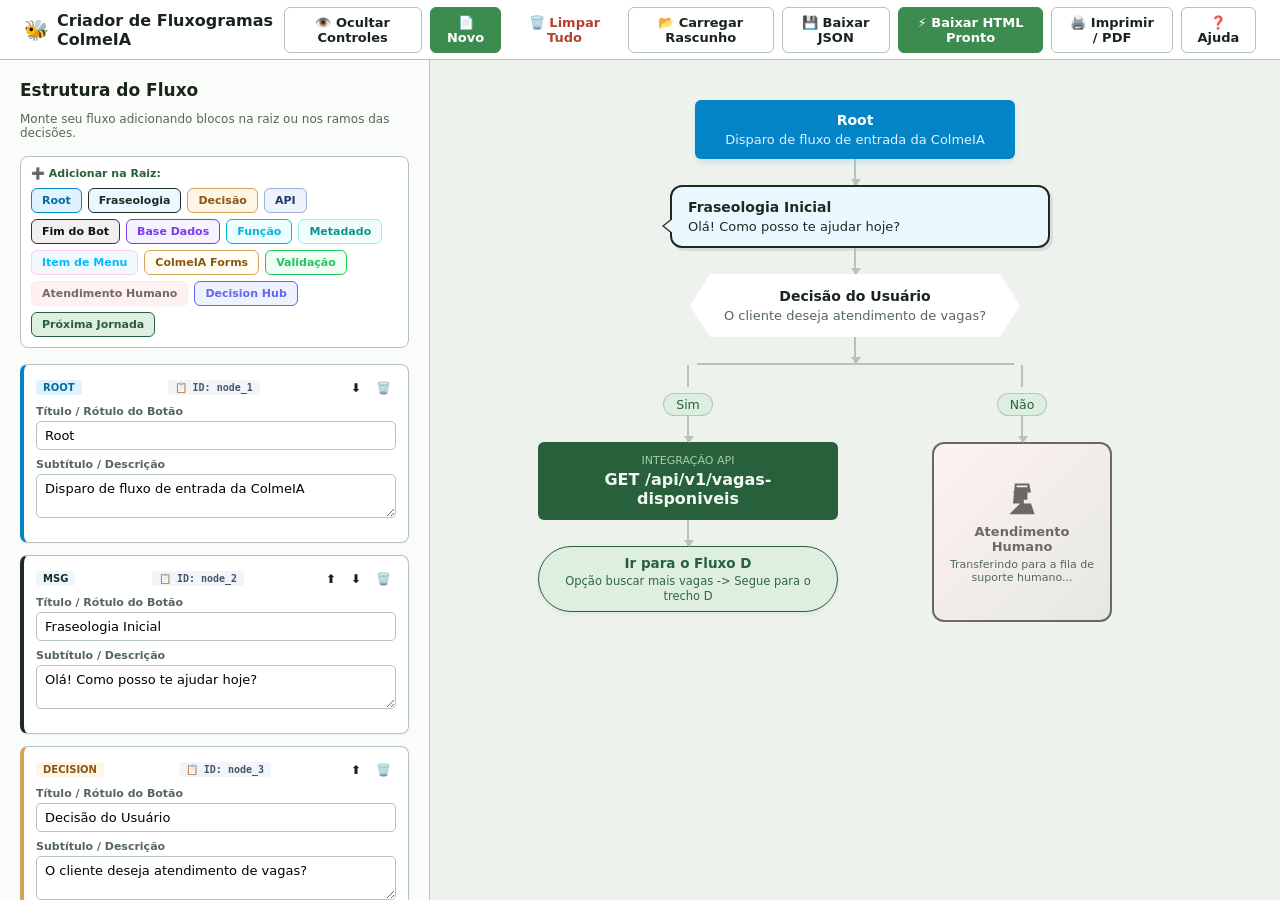
<file: fluxo_buscar.html>
<!DOCTYPE html>
<html lang="pt-BR"><head>
  <meta charset="utf-8">
  <meta name="viewport" content="width=device-width, initial-scale=1">
  <title>Criador Dinâmico de Fluxogramas ColmeIA</title>
  <link rel="stylesheet" href="static/css/flowchart.css">
</head>
<body>

  <!-- Barra Superior de Controle -->
  <header class="bar">
    <div class="brand">
      <span class="logo-icon">🐝</span>
      <h1>Criador de Fluxogramas ColmeIA</h1>
    </div>
    <div class="actions">
        <button type="button" id="toggle-sidebar-btn" onclick="toggleSidebar()">👁️ Ocultar Controles</button>
        <button type="button" class="primary" onclick="createNewHtmlFile()">📄 Novo</button>
        <button type="button" class="btn-danger-text" onclick="clearAllNodes()">🗑️ Limpar Tudo</button>
        <button type="button" id="import-btn">📂 Carregar Rascunho</button>
        <button type="button" id="export-json-btn">💾 Baixar JSON</button>
        <button type="button" id="save-html-btn" class="primary">⚡ Baixar HTML Pronto</button>
        <button type="button" id="print-btn">🖨️ Imprimir / PDF</button>
        <button type="button" id="ajuda-btn" onclick="window.open('ajuda.html', '_blank')">❓ Ajuda</button>
    </div>
  </header>

  <!-- Janela Principal Dividida -->
  <div class="app-layout">
    
    <!-- Painel Lateral: Editor Estrutural -->
    <aside class="sidebar">
      <div class="sidebar-header">
        <h2>Estrutura do Fluxo</h2>
        <p class="help-text">Monte seu fluxo adicionando blocos na raiz ou nos ramos das decisões.</p>
      </div>

      <!-- Barra Rápida de Inserção na Raiz -->
      <div class="quick-add-bar">
        <span class="quick-add-title">➕ Adicionar na Raiz:</span>
        <div class="quick-buttons">
          <button type="button" class="btn-node btn-start" onclick="addNodeToRoot('start')">Root</button>
          <button type="button" class="btn-node btn-msg" onclick="addNodeToRoot('msg')">Fraseologia</button>
          <button type="button" class="btn-node btn-decision" onclick="addNodeToRoot('decision')">Decisão</button>
          <button type="button" class="btn-node btn-api" onclick="addNodeToRoot('api')">API</button>
          <button type="button" class="btn-node btn-end" onclick="addNodeToRoot('end')">Fim do Bot</button>
          <button type="button" class="btn-node btn-data" onclick="addNodeToRoot('data')">Base Dados</button>
          <button type="button" class="btn-node btn-function" onclick="addNodeToRoot('function')">Função</button>
          <button type="button" class="btn-node btn-metadado" onclick="addNodeToRoot('metadado')">Metadado</button>
          <button type="button" class="btn-node btn-menu" onclick="addNodeToRoot('menu')">Item de Menu</button>
          <button type="button" class="btn-node btn-forms" onclick="addNodeToRoot('forms')">ColmeIA Forms</button>
          <button type="button" class="btn-node btn-validation" onclick="addNodeToRoot('validation')">Validação</button>
          <button type="button" class="btn-node btn-human" onclick="addNodeToRoot('human')">Atendimento Humano</button>
          <button type="button" class="btn-node btn-hub" onclick="addNodeToRoot('hub')">Decision Hub</button>
          <button type="button" class="btn-node btn-journey" onclick="addNodeToRoot('journey')">Próxima Jornada</button>
        </div>
      </div>

      <!-- Lista de Cards Editor (Árvore) -->
      <div id="tree-editor" class="tree-editor"><div class="editor-card card-start">
          <div class="card-header">
            <span class="badge badge-start">ROOT</span>
            <div class="card-tools">
              
              <button type="button" title="Descer" onclick="moveNode('node_1', 1)">⬇️</button>
              <button type="button" title="Excluir Bloco" onclick="deleteNode('node_1')">🗑️</button>
            </div>
          </div>
          <div class="form-field">
            <label>Título / Rótulo do Botão</label>
            <input type="text" value="Root" oninput="updateField('node_1', 'title', this.value)">
          </div>
          <div class="form-field">
            <label>Subtítulo / Descrição</label>
            <textarea rows="2" oninput="updateField('node_1', 'text', this.value)">Disparo de fluxo de entrada da ColmeIA</textarea>
          </div>
        </div><div class="editor-card card-msg">
          <div class="card-header">
            <span class="badge badge-msg">MSG</span>
            <div class="card-tools">
              <button type="button" title="Subir" onclick="moveNode('node_2', -1)">⬆️</button>
              <button type="button" title="Descer" onclick="moveNode('node_2', 1)">⬇️</button>
              <button type="button" title="Excluir Bloco" onclick="deleteNode('node_2')">🗑️</button>
            </div>
          </div>
          <div class="form-field">
            <label>Título / Rótulo do Botão</label>
            <input type="text" value="Fraseologia Inicial" oninput="updateField('node_2', 'title', this.value)">
          </div>
          <div class="form-field">
            <label>Subtítulo / Descrição</label>
            <textarea rows="2" oninput="updateField('node_2', 'text', this.value)">Olá! Como posso te ajudar hoje?</textarea>
          </div>
        </div><div class="editor-card card-decision">
          <div class="card-header">
            <span class="badge badge-decision">DECISION</span>
            <div class="card-tools">
              <button type="button" title="Subir" onclick="moveNode('node_3', -1)">⬆️</button>
              
              <button type="button" title="Excluir Bloco" onclick="deleteNode('node_3')">🗑️</button>
            </div>
          </div>
          <div class="form-field">
            <label>Título / Rótulo do Botão</label>
            <input type="text" value="Decisão do Usuário" oninput="updateField('node_3', 'title', this.value)">
          </div>
          <div class="form-field">
            <label>Subtítulo / Descrição</label>
            <textarea rows="2" oninput="updateField('node_3', 'text', this.value)">O cliente deseja atendimento de vagas?</textarea>
          </div>
        <div class="branches-editor"><div class="branches-title">
            <span>Ramos / Caminhos da Decisão:</span>
            <button type="button" class="btn-xs" onclick="addBranch('node_3')">➕ Novo Ramo</button>
          </div><div class="branch-box">
              <div class="branch-box-header">
                <span class="branch-tag-pill">Caminho:</span>
                <input type="text" value="Sim" oninput="updateBranchLabel('node_3', 'b_sim', this.value)">
                <button type="button" class="delete-branch-btn" title="Excluir caminho" onclick="deleteBranch('node_3', 'b_sim')">❌</button>
              </div>
              <div class="branch-children" id="branch-container-b_sim"><div class="editor-card card-api">
          <div class="card-header">
            <span class="badge badge-api">API</span>
            <div class="card-tools">
              
              <button type="button" title="Descer" onclick="moveNode('node_3_1', 1)">⬇️</button>
              <button type="button" title="Excluir Bloco" onclick="deleteNode('node_3_1')">🗑️</button>
            </div>
          </div>
          <div class="form-field">
            <label>Título / Rótulo do Botão</label>
            <input type="text" value="INTEGRAÇÃO API" oninput="updateField('node_3_1', 'title', this.value)">
          </div>
          <div class="form-field">
            <label>Subtítulo / Descrição</label>
            <textarea rows="2" oninput="updateField('node_3_1', 'text', this.value)">GET /api/v1/vagas-disponiveis</textarea>
          </div>
        </div><div class="editor-card card-journey">
          <div class="card-header">
            <span class="badge badge-journey">PRÓXIMA JORNADA</span>
            <div class="card-tools">
              <button type="button" title="Subir" onclick="moveNode('node_3_2', -1)">⬆️</button>
              <button type="button" title="Descer" onclick="moveNode('node_3_2', 1)">⬇️</button>
              <button type="button" title="Excluir Bloco" onclick="deleteNode('node_3_2')">🗑️</button>
            </div>
          </div>
          <div class="form-field">
            <label>Título / Rótulo do Botão</label>
            <input type="text" value="Ir para o Fluxo D" oninput="updateField('node_3_2', 'title', this.value)">
          </div>
          <div class="form-field">
            <label>Subtítulo / Descrição</label>
            <textarea rows="2" oninput="updateField('node_3_2', 'text', this.value)">Opção buscar mais vagas -&gt; Segue para o trecho D</textarea>
          </div>
        <div class="form-field">
            <label>🔗 Link / URL de Destino do Fluxo</label>
            <input type="text" placeholder="ex: fluxo_vagas.html ou #trecho-c" value="fluxo_vagas.html" oninput="updateField('node_3_2', 'url', this.value)">
            <small style="font-size: 11px; color: var(--soft); display: block; margin-top: 3px;">
              Insira o nome do outro arquivo HTML (ex: fluxo_b.html) ou um site externo para abrir ao clicar.
            </small>
          </div></div><div class="editor-card card-forms">
          <div class="card-header">
            <span class="badge badge-forms">FORMS</span>
            <div class="card-tools">
              <button type="button" title="Subir" onclick="moveNode('node_1790643617292_7wr3', -1)">⬆️</button>
              
              <button type="button" title="Excluir Bloco" onclick="deleteNode('node_1790643617292_7wr3')">🗑️</button>
            </div>
          </div>
          <div class="form-field">
            <label>Título / Rótulo do Botão</label>
            <input type="text" value="ColmeIA Forms" oninput="updateField('node_1790643617292_7wr3', 'title', this.value)">
          </div>
          <div class="form-field">
            <label>Subtítulo / Descrição</label>
            <textarea rows="2" oninput="updateField('node_1790643617292_7wr3', 'text', this.value)">Formulário: cadastro_estudante</textarea>
          </div>
        </div></div>
              
              <!-- Seletor Rápido de Nós Dentro do Caminho de Decisão -->
              <div class="branch-quick-add">
                <span class="quick-add-sub">Adicionar neste lado:</span>
                <div class="quick-buttons-sm">
                  <button type="button" class="btn-sm btn-msg" onclick="addNodeToBranch('b_sim', 'msg')">+ Fraseologia</button>
                  <button type="button" class="btn-sm btn-api" onclick="addNodeToBranch('b_sim', 'api')">+ API</button>
                  <button type="button" class="btn-sm btn-decision" onclick="addNodeToBranch('b_sim', 'decision')">+ Decisão</button>
                  <button type="button" class="btn-sm btn-end" onclick="addNodeToBranch('b_sim', 'end')">+ Fim do Bot</button>
                  <button type="button" class="btn-sm btn-data" onclick="addNodeToBranch('b_sim', 'data')">+ Base Dados</button>
                  <button type="button" class="btn-sm btn-function" onclick="addNodeToBranch('b_sim', 'function')">+ Função </button>
                  <button type="button" class="btn-sm btn-metadado" onclick="addNodeToBranch('b_sim', 'metadado')">+ Metadado</button>
                  <button type="button" class="btn-sm btn-menu" onclick="addNodeToBranch('b_sim', 'menu')">+ Item Menu</button>
                  <button type="button" class="btn-sm btn-forms" onclick="addNodeToBranch('b_sim', 'forms')">+ ColmeIA Forms</button>
                  <button type="button" class="btn-sm btn-validation" onclick="addNodeToBranch('b_sim', 'validation')">+ Validação</button>
                  <button type="button" class="btn-sm btn-human" onclick="addNodeToBranch('b_sim', 'human')">+ Atend. Humano</button>
                  <button type="button" class="btn-sm btn-hub" onclick="addNodeToBranch('b_sim', 'hub')">+ Decision Hub</button>
                  <button type="button" class="btn-sm btn-journey" onclick="addNodeToBranch('b_sim', 'journey')">+ Próxima Jornada</button>
                </div>
              </div>
            </div><div class="branch-box">
              <div class="branch-box-header">
                <span class="branch-tag-pill">Caminho:</span>
                <input type="text" value="Não" oninput="updateBranchLabel('node_3', 'b_nao', this.value)">
                <button type="button" class="delete-branch-btn" title="Excluir caminho" onclick="deleteBranch('node_3', 'b_nao')">❌</button>
              </div>
              <div class="branch-children" id="branch-container-b_nao"><div class="editor-card card-human">
          <div class="card-header">
            <span class="badge badge-human">HUMAN</span>
            <div class="card-tools">
              
              
              <button type="button" title="Excluir Bloco" onclick="deleteNode('node_3_3')">🗑️</button>
            </div>
          </div>
          <div class="form-field">
            <label>Título / Rótulo do Botão</label>
            <input type="text" value="Atendimento Humano" oninput="updateField('node_3_3', 'title', this.value)">
          </div>
          <div class="form-field">
            <label>Subtítulo / Descrição</label>
            <textarea rows="2" oninput="updateField('node_3_3', 'text', this.value)">Transferindo para a fila de suporte humano...</textarea>
          </div>
        </div></div>
              
              <!-- Seletor Rápido de Nós Dentro do Caminho de Decisão -->
              <div class="branch-quick-add">
                <span class="quick-add-sub">Adicionar neste lado:</span>
                <div class="quick-buttons-sm">
                  <button type="button" class="btn-sm btn-msg" onclick="addNodeToBranch('b_nao', 'msg')">+ Fraseologia</button>
                  <button type="button" class="btn-sm btn-api" onclick="addNodeToBranch('b_nao', 'api')">+ API</button>
                  <button type="button" class="btn-sm btn-decision" onclick="addNodeToBranch('b_nao', 'decision')">+ Decisão</button>
                  <button type="button" class="btn-sm btn-end" onclick="addNodeToBranch('b_nao', 'end')">+ Fim do Bot</button>
                  <button type="button" class="btn-sm btn-data" onclick="addNodeToBranch('b_nao', 'data')">+ Base Dados</button>
                  <button type="button" class="btn-sm btn-function" onclick="addNodeToBranch('b_nao', 'function')">+ Função </button>
                  <button type="button" class="btn-sm btn-metadado" onclick="addNodeToBranch('b_nao', 'metadado')">+ Metadado</button>
                  <button type="button" class="btn-sm btn-menu" onclick="addNodeToBranch('b_nao', 'menu')">+ Item Menu</button>
                  <button type="button" class="btn-sm btn-forms" onclick="addNodeToBranch('b_nao', 'forms')">+ ColmeIA Forms</button>
                  <button type="button" class="btn-sm btn-validation" onclick="addNodeToBranch('b_nao', 'validation')">+ Validação</button>
                  <button type="button" class="btn-sm btn-human" onclick="addNodeToBranch('b_nao', 'human')">+ Atend. Humano</button>
                  <button type="button" class="btn-sm btn-hub" onclick="addNodeToBranch('b_nao', 'hub')">+ Decision Hub</button>
                  <button type="button" class="btn-sm btn-journey" onclick="addNodeToBranch('b_nao', 'journey')">+ Próxima Jornada</button>
                </div>
              </div>
            </div></div></div></div>
    </aside>

    <!-- Canvas de Visualização em Tempo Real -->
    <main class="canvas-viewport">
      <div class="wrap">
        <div class="stage" id="flowchart-canvas"><div class="node start"><strong>Root</strong><p>Disparo de fluxo de entrada da ColmeIA</p></div><div class="link"></div><div class="node msg"><strong>Fraseologia Inicial</strong><p>Olá! Como posso te ajudar hoje?</p></div><div class="link"></div><div class="fork-group-wrapper"><div class="node decision"><strong>Decisão do Usuário</strong><p>O cliente deseja atendimento de vagas?</p></div><div class="link"></div><div class="fork"><div class="bar-h" style="width: 50%;"></div><div class="cols"><div class="col"><div class="tag">Sim</div><div class="link"></div><div class="node api"><span class="k">INTEGRAÇÃO API</span><span class="t">GET /api/v1/vagas-disponiveis</span></div><div class="link"></div><a class="jump" href="fluxo_secundario.html" target="_blank"><strong>Ir para o Fluxo D</strong><span>Opção buscar mais vagas -&gt; Segue para o trecho D</span></a><div class="link"></div><div class="node forms"><strong>ColmeIA Forms</strong><p>Formulário: cadastro_estudante</p></div></div><div class="col"><div class="tag">Não</div><div class="link"></div><div class="node human"><strong>Atendimento Humano</strong><p>Transferindo para a fila de suporte humano...</p></div></div></div></div></div></div>
      </div>
    </main>

  </div>

  <input type="file" id="import-file" accept=".json" style="display: none;">

  <!-- Script do Motor do Editor -->
  <script src="static/js/index.js"></script>


</body></html>
</file>
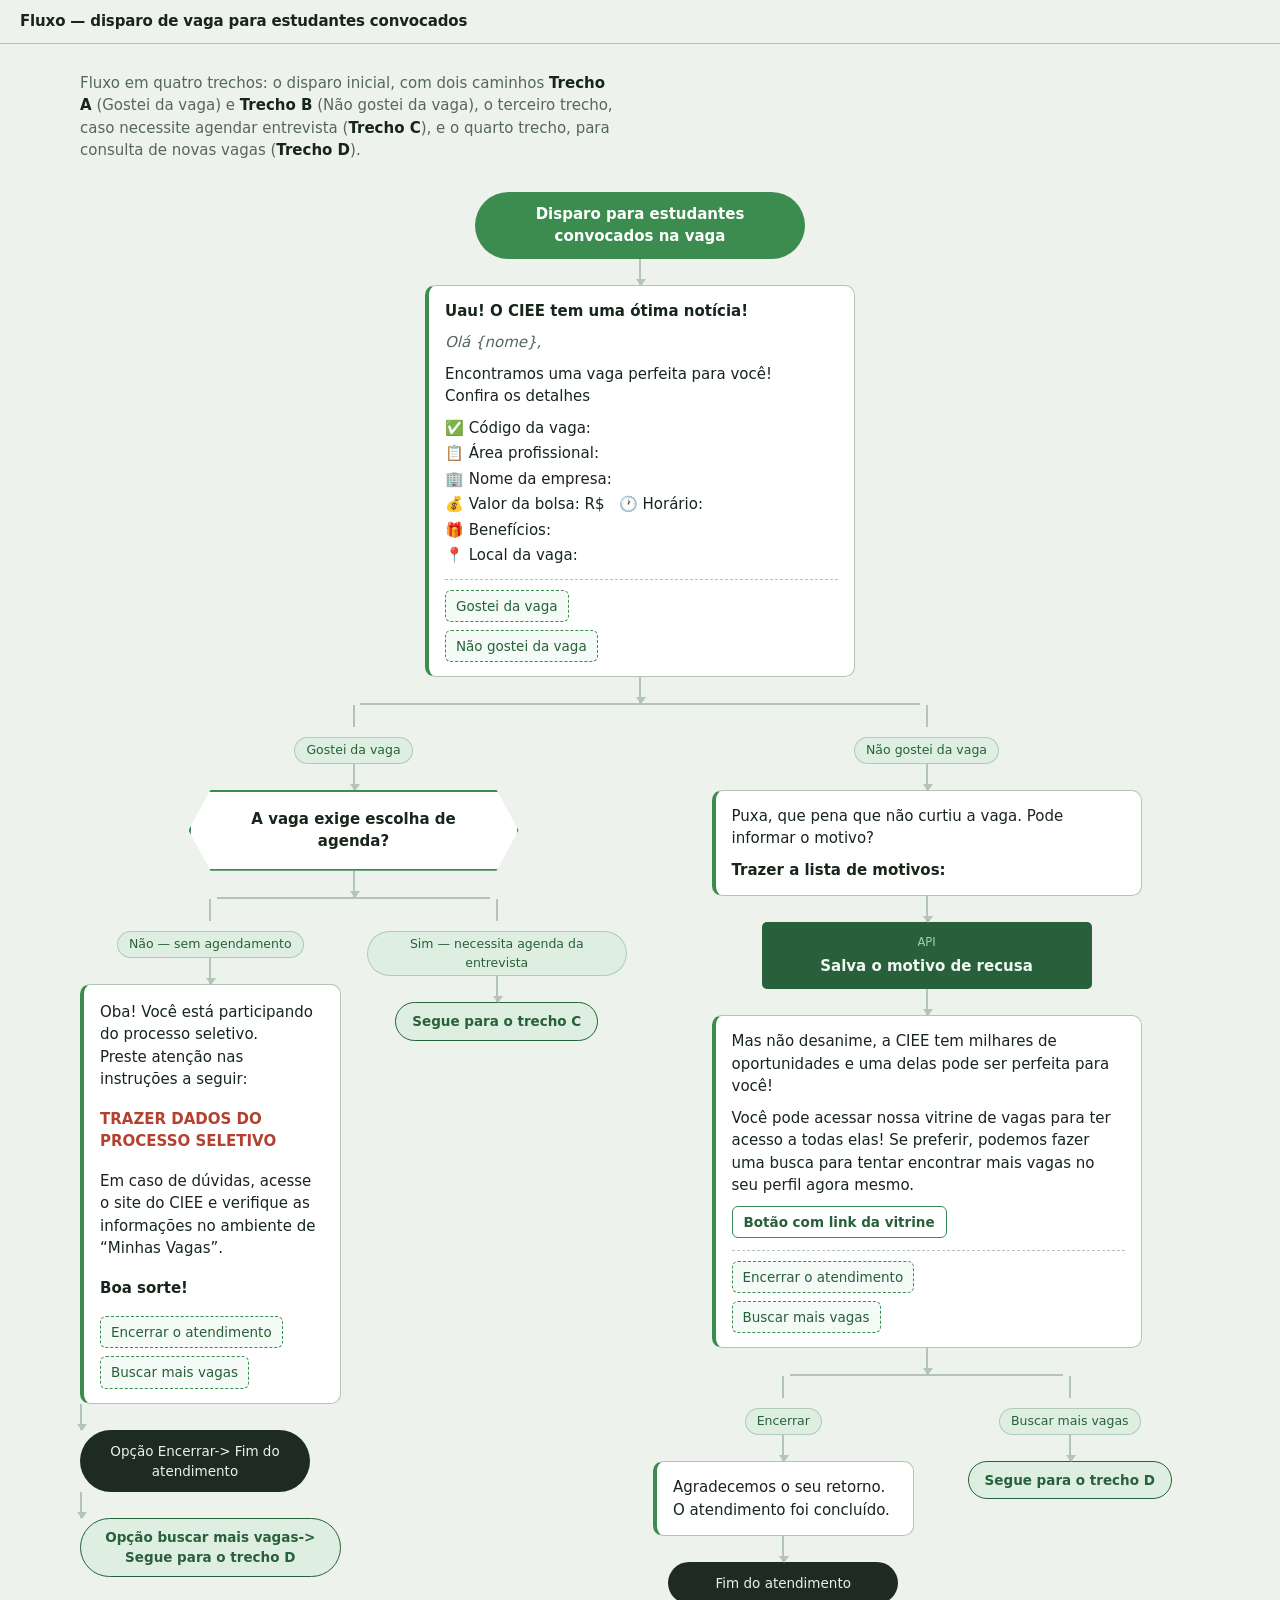
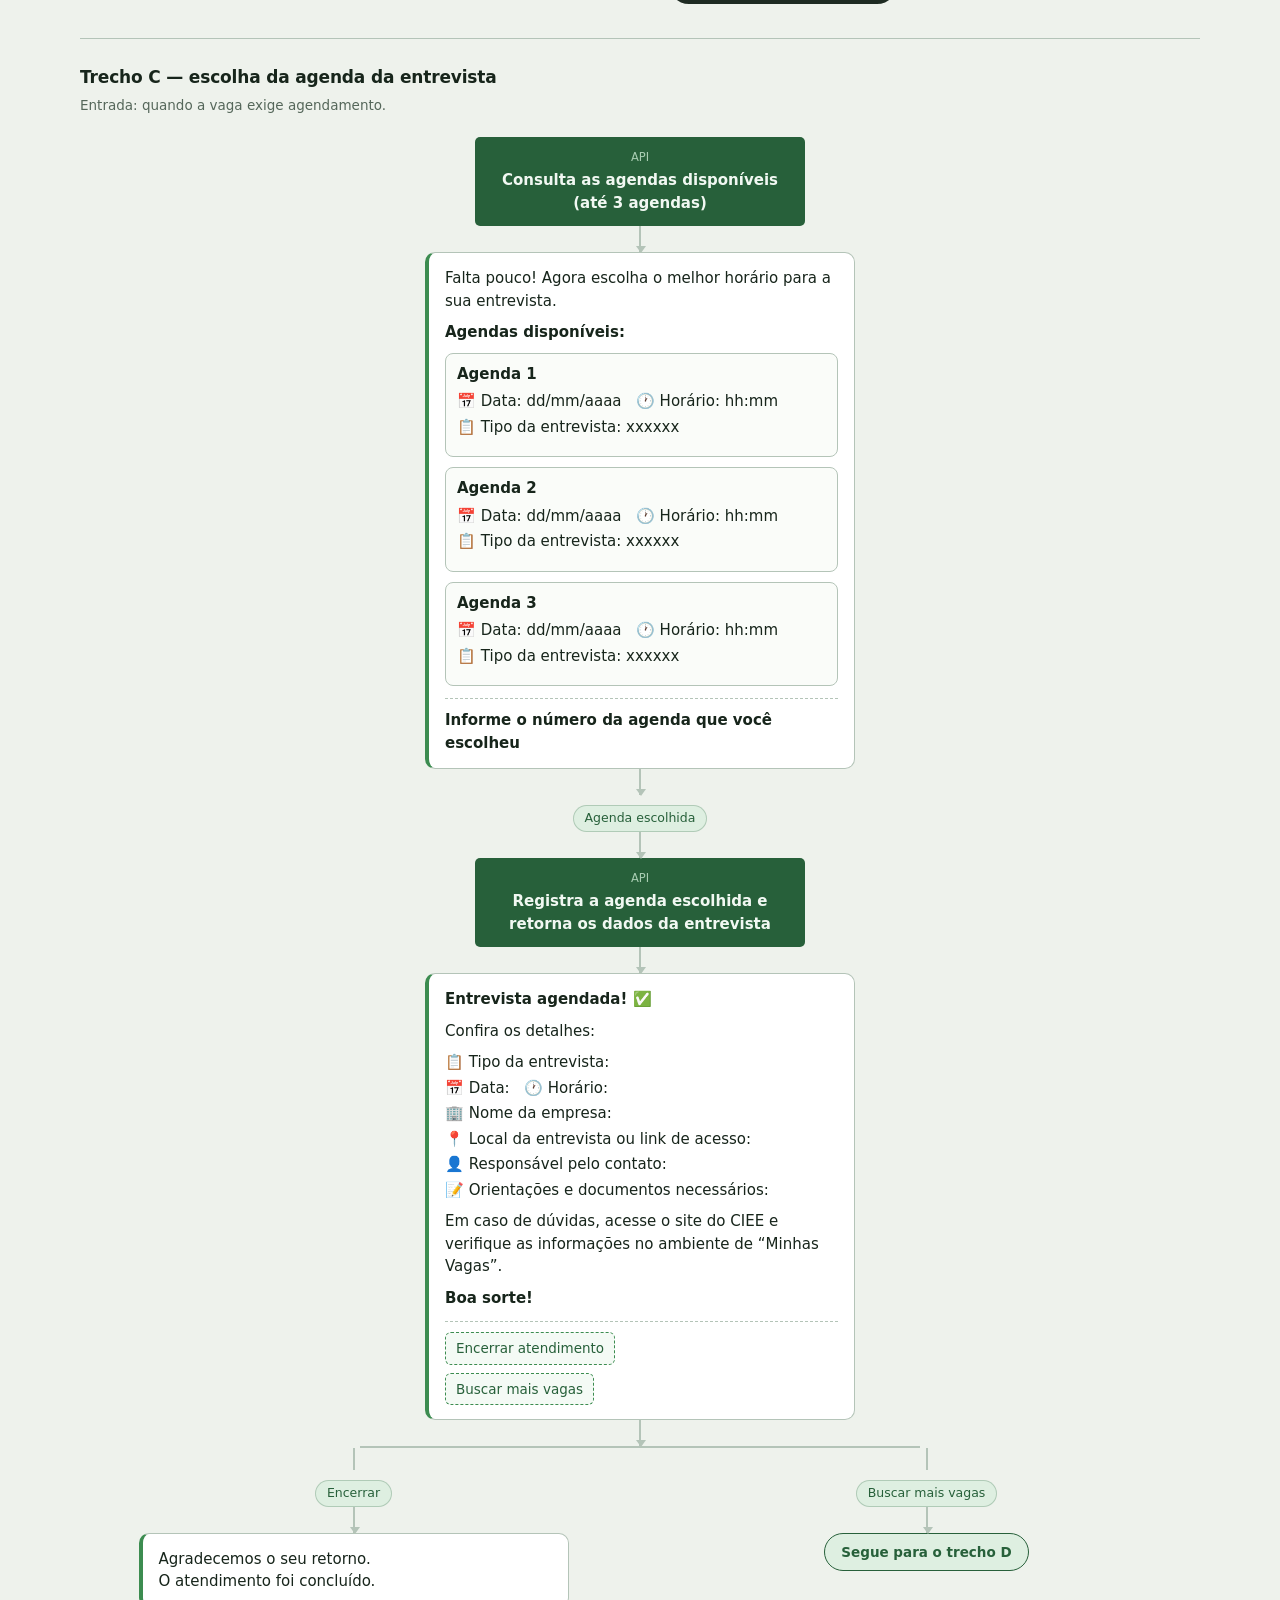
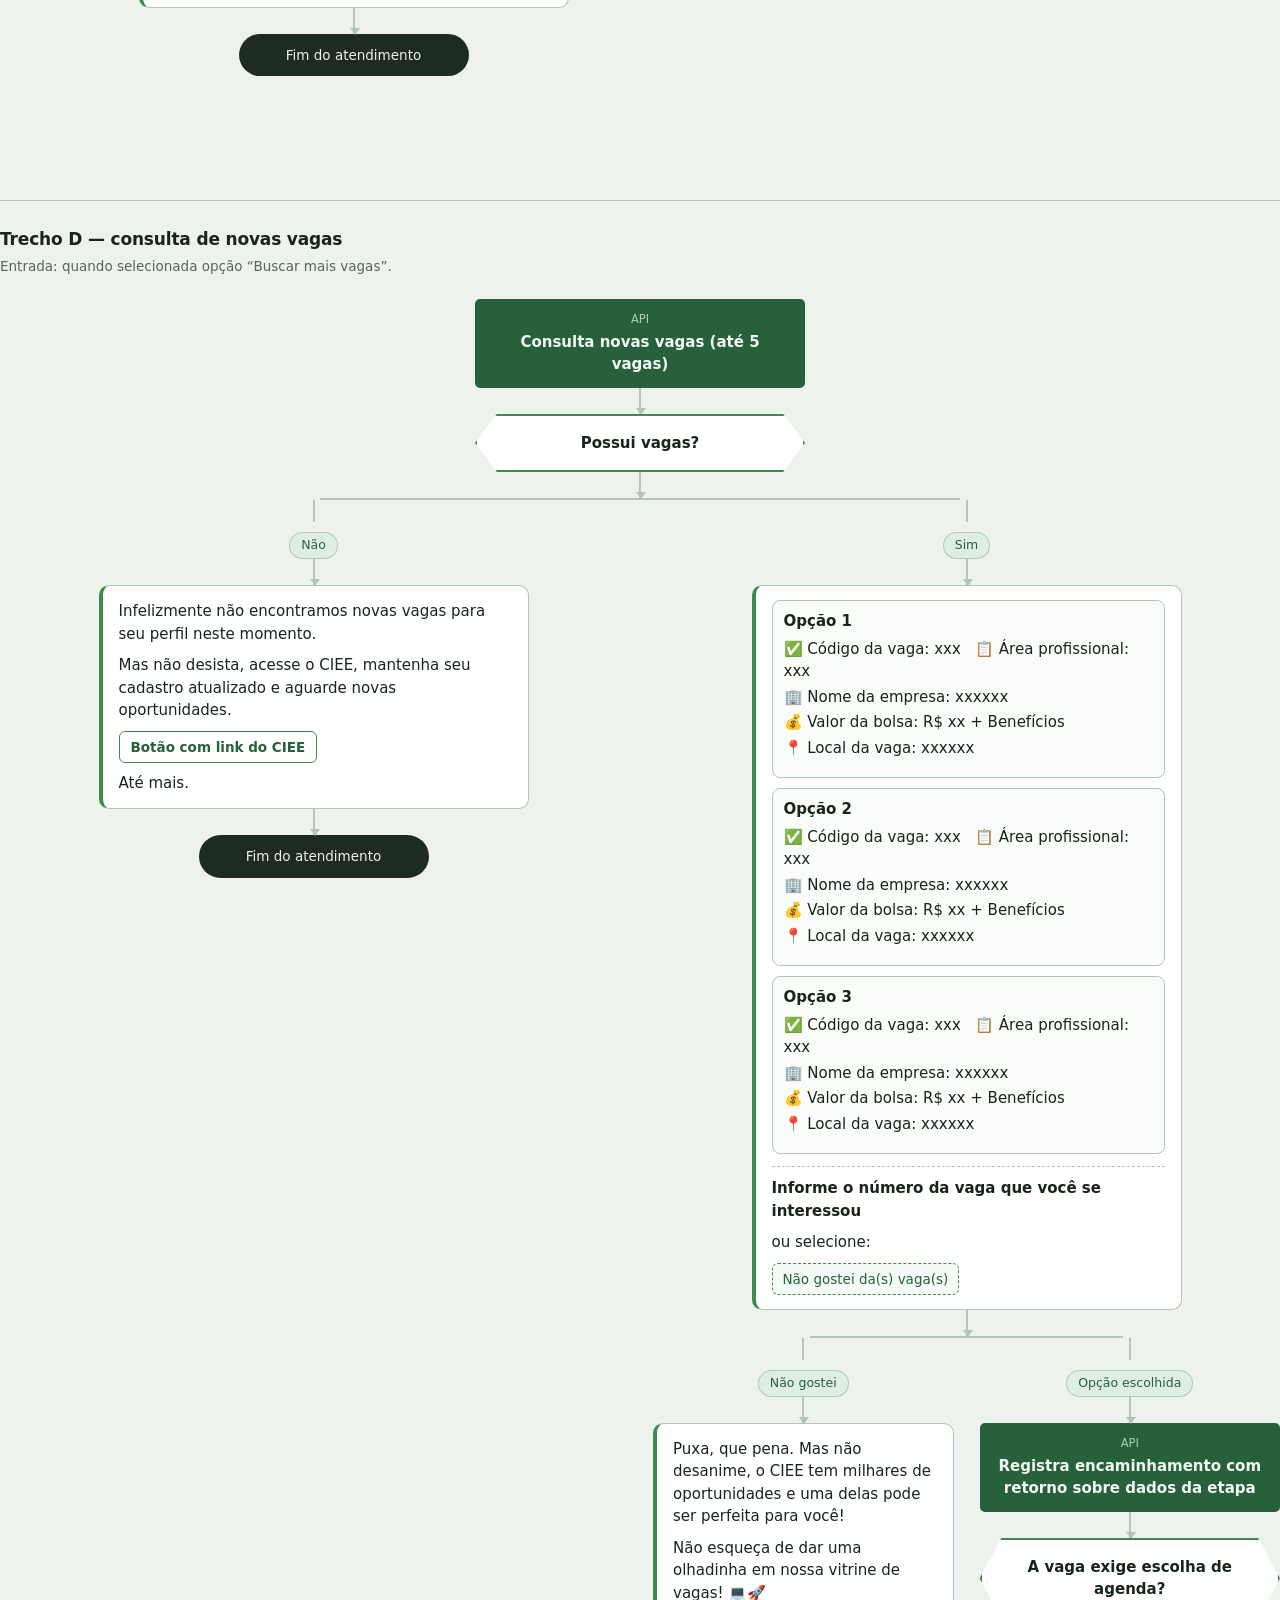
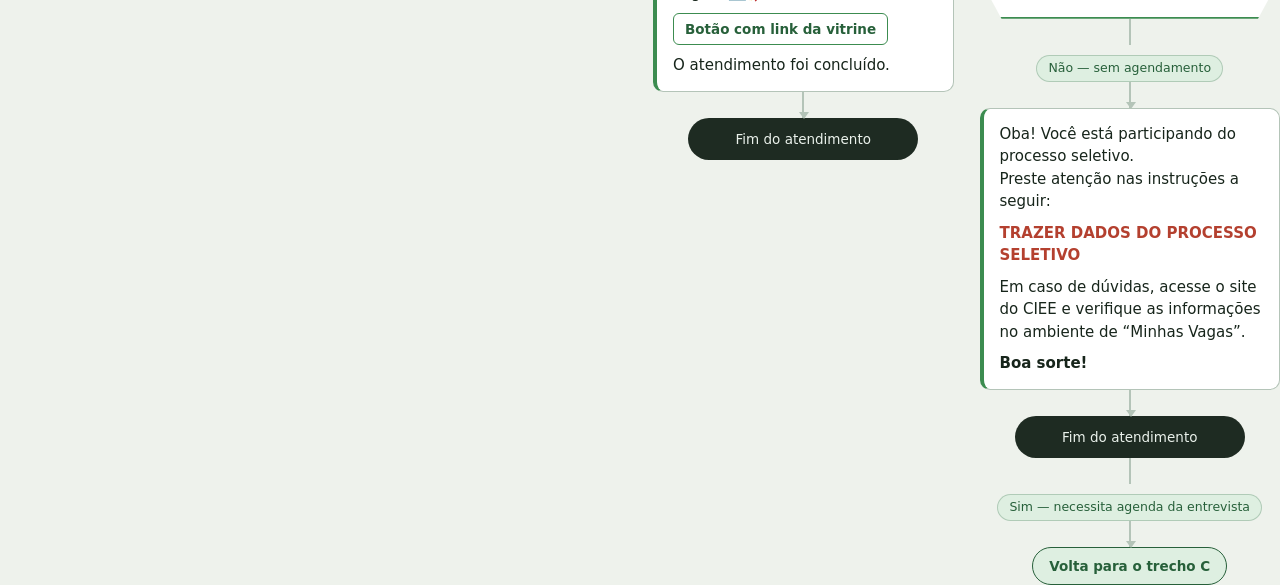
<file: templates/fluxo-disparo-vaga-ciee-ok.html>
<!DOCTYPE html>
<html lang="pt-BR">
<head>
<meta charset="utf-8">
<meta name="viewport" content="width=device-width, initial-scale=1">
<title>Fluxo — Disparo de vaga para estudantes convocados</title>
<style>
:root{
  --canvas:#EEF2EC;
  --paper:#FFFFFF;
  --ink:#17251B;
  --soft:#55675A;
  --line:#B4C4B8;
  --green:#3C8C50;
  --deep:#27603A;
  --mint:#DEEFE1;
  --alert:#B4402F;
  --dark:#1E2B22;
}
*{box-sizing:border-box}
html{scroll-behavior:smooth}
body{
  margin:0;
  background:var(--canvas);
  color:var(--ink);
  font-family:"Segoe UI",system-ui,-apple-system,Roboto,Helvetica,Arial,sans-serif;
  font-size:15px;
  line-height:1.5;
  -webkit-font-smoothing:antialiased;
}

/* ---------- barra de ferramentas ---------- */
.bar{
  position:sticky;top:0;z-index:20;
  display:flex;flex-wrap:wrap;align-items:center;gap:10px;
  padding:10px 20px;
  background:rgba(238,242,236,.94);
  backdrop-filter:blur(6px);
  border-bottom:1px solid var(--line);
}
.bar h1{
  margin:0;font-size:15px;font-weight:650;letter-spacing:-.01em;
  flex:1 1 260px;
}
.bar button{
  font:inherit;font-size:13px;
  padding:6px 12px;border-radius:6px;
  border:1px solid var(--line);
  background:var(--paper);color:var(--ink);
  cursor:pointer;
}
.bar button:hover{border-color:var(--green);color:var(--deep)}
.bar button:focus-visible,[contenteditable]:focus-visible{outline:2px solid var(--green);outline-offset:2px}
.bar button[aria-pressed="true"]{background:var(--deep);border-color:var(--deep);color:#fff}
body.editing [data-edit]{
  background:#fffdf3;
  box-shadow:inset 0 0 0 1px rgba(60,140,80,.35);
  border-radius:3px;
}

/* ---------- layout ---------- */
.wrap{max-width:1160px;margin:0 auto;padding:28px 20px 90px}
.lede{max-width:56ch;margin:0 0 30px;color:var(--soft)}
.lede strong{color:var(--ink);font-weight:600}

.stage{display:flex;flex-direction:column;align-items:center}
.stage > *{max-width:100%}

/* conectores */
.link{width:0;border-left:2px solid var(--line);height:26px;position:relative;flex:none}
.link::after{
  content:"";position:absolute;left:-5px;bottom:-1px;
  border-left:5px solid transparent;border-right:5px solid transparent;
  border-top:7px solid var(--line);
}
.link.plain::after{display:none}

.fork{width:100%}
.fork .bar-h{height:0;border-top:2px solid var(--line);width:50%;margin:0 auto}
.fork .cols{display:flex;gap:26px;align-items:flex-start}
.fork .cols > .col{flex:1 1 0;min-width:0;display:flex;flex-direction:column;align-items:center}
.fork .cols > .col::before{
  content:"";width:0;border-left:2px solid var(--line);height:22px;
  position:relative;
}

.fork.stack .bar-h{display:none}
.fork.stack .cols{flex-direction:column;gap:0;align-items:center}
.fork.stack .cols > .col{width:100%}
.fork.stack .cols > .col::before{height:26px}

.tag{
  font-size:12.5px;color:var(--deep);
  background:var(--mint);
  border:1px solid rgba(39,96,58,.25);
  border-radius:999px;
  padding:3px 11px;
  margin:10px 0 0;
  text-align:center;
}

/* ---------- nós ---------- */
.node{width:100%;max-width:430px}

.start,.end{
  border-radius:999px;text-align:center;padding:11px 20px;
  font-weight:600;
}
.start{background:var(--green);color:#fff;max-width:330px}
.end{
  background:var(--dark);color:#EAF1EB;max-width:230px;
  font-size:13.5px;font-weight:500;
}

.msg{
  background:var(--paper);
  border:1px solid var(--line);
  border-left:4px solid var(--green);
  border-radius:10px;
  padding:14px 16px;
}
.msg p{margin:0 0 9px}
.msg p:last-child{margin-bottom:0}
.msg .hi{font-weight:650}
.msg .var{font-style:italic;color:var(--soft)}
.msg .alert{color:var(--alert);font-weight:650}
.msg ul{margin:0 0 9px;padding:0;list-style:none}
.msg li{margin:0 0 3px}
.msg .rule{border:0;border-top:1px dashed var(--line);margin:12px 0 10px}
.msg .cta{
  display:inline-block;border:1px solid var(--green);color:var(--deep);
  border-radius:6px;padding:5px 11px;font-size:13.5px;font-weight:600;
}

.opts{display:grid;gap:10px;margin:0 0 4px}
.opt{border:1px solid var(--line);border-radius:8px;padding:9px 11px;background:#FAFCF9}
.opt .n{font-weight:650;margin:0 0 5px}

.choices{display:flex;flex-wrap:wrap;gap:8px;margin-top:2px}
.choice{
  border:1px dashed var(--green);color:var(--deep);
  border-radius:6px;padding:5px 10px;font-size:13.5px;
  background:#F4FAF5;
}

.api{
  background:var(--deep);color:#F1F8F2;
  border-radius:5px;padding:12px 16px;max-width:330px;
  text-align:center;
}
.api .k{
  display:block;font-size:11.5px;color:#A8CDB2;margin-bottom:3px;
  font-weight:500;
}
.api .t{font-weight:600}

.decision{
  background:var(--paper);
  border:2px solid var(--green);
  padding:16px 34px;
  text-align:center;font-weight:650;
  max-width:330px;
  clip-path:polygon(22px 0,calc(100% - 22px) 0,100% 50%,calc(100% - 22px) 100%,22px 100%,0 50%);
}

.jump{
  display:block;text-decoration:none;
  border:1px solid var(--deep);background:var(--mint);color:var(--deep);
  border-radius:999px;padding:8px 16px;font-size:13.5px;font-weight:600;
  text-align:center;max-width:300px;
}
.jump:hover{background:var(--deep);color:#fff}

/* ---------- seções ---------- */
.seg{width:100%;margin-top:34px;padding-top:26px;border-top:1px solid var(--line)}
.seg > h2{
  margin:0 0 4px;font-size:17px;font-weight:650;letter-spacing:-.01em;
}
.seg > .from{margin:0 0 22px;color:var(--soft);font-size:13.5px}
.seg .stage{width:100%}

/* ---------- responsivo ---------- */
@media (max-width:860px){
  .fork .bar-h{display:none}
  .fork .cols{flex-direction:column;gap:0;align-items:center}
  .fork .cols > .col::before{height:26px}
  .fork .cols > .col{width:100%}
}
@media print{
  .bar{display:none}
  body{background:#fff}
  .seg{break-inside:avoid}
}
</style>
</head>
<body>

<div class="bar">
  <h1 data-edit>Fluxo — disparo de vaga para estudantes convocados</h1>
   </div>

<div class="wrap">

 <p class="lede" data-edit="">Fluxo em quatro trechos: o disparo inicial,
  com dois caminhos <strong>Trecho A</strong> (Gostei da vaga) e <strong>Trecho B</strong> (Não gostei da vaga), o terceiro trecho, caso necessite agendar entrevista (<strong>Trecho C</strong>), e o quarto trecho, para 
  consulta de novas vagas (<strong>Trecho D</strong>).</p>


  <!-- ================= ENTRADA ================= -->
  <div class="stage">

    <div class="node start" data-edit>Disparo para estudantes convocados na vaga</div>
    <div class="link"></div>

    <div class="node msg">
      <p class="hi" data-edit>Uau! O CIEE tem uma ótima notícia!</p>
      <p class="var" data-edit>Olá {nome},</p>
      <p data-edit>Encontramos uma vaga perfeita para você!<br>Confira os detalhes</p>
      <ul>
        <li data-edit>✅ Código da vaga:</li>
        <li data-edit>📋 Área profissional:</li>
        <li data-edit>🏢 Nome da empresa:</li>
        <li data-edit>💰 Valor da bolsa: R$ &nbsp; 🕐 Horário:</li>
        <li data-edit>🎁 Benefícios:</li>
        <li data-edit>📍 Local da vaga:</li>
      </ul>
      <hr class="rule">
      <div class="choices">
        <span class="choice" data-edit="">Gostei da vaga</span>&nbsp&nbsp&nbsp&nbsp&nbsp&nbsp&nbsp&nbsp
        &nbsp&nbsp&nbsp&nbsp&nbsp&nbsp&nbsp&nbsp&nbsp&nbsp&nbsp&nbsp&nbsp&nbsp&nbsp&nbsp&nbsp&nbsp&nbsp&nbsp&nbsp
         <span class="choice" data-edit="">Não gostei da vaga</span>
      </div>

    </div>

    <div class="link"></div>

    <!-- ============== FORK A / B ============== -->
    <div class="fork">
      <div class="bar-h"></div>
      <div class="cols">

        <!-- ---------- CAMINHO A ---------- -->
        <div class="col">
          <div class="tag" data-edit>Gostei da vaga</div>
          <div class="link"></div>

                    <div class="node decision" data-edit>A vaga exige escolha de agenda?</div>

          <div class="link"></div>

          <div class="fork">
            <div class="bar-h"></div>
            <div class="cols">
              <div class="col">
                <div class="tag" data-edit>Não — sem agendamento</div>
                <div class="link"></div>
<div class="node msg">
                        
                      <div class="choices">
             <p data-edit>Oba! Você está participando do processo seletivo.<br>Preste atenção nas instruções a seguir:</p>
            <p class="alert" data-edit>TRAZER DADOS DO PROCESSO SELETIVO</p>
            <p data-edit>Em caso de dúvidas, acesse o site do CIEE e verifique as informações no ambiente de “Minhas Vagas”.</p>
            <p class="hi" data-edit>Boa sorte!</p>
              <span class="choice" data-edit>Encerrar o atendimento</span>
 <span class="choice" data-edit>Buscar mais vagas</span>
            </div>
          </div>
              <div class="col">
        <div class="link"></div>        
       <div class="node end" data-edit>Opção Encerrar-> Fim do atendimento</div>

                <div class="link"></div>
                <a class="jump" href="#etapa-c" data-edit>Opção buscar mais vagas-> Segue para o trecho D</a>
              </div>


             </div>

              <div class="col">
                <div class="tag" data-edit>Sim — necessita agenda da entrevista</div>
                <div class="link"></div>
                <a class="jump" href="#etapa-d" data-edit>Segue para o trecho C</a>
              </div>
            </div>
          </div>
        </div>



       
        <!-- ---------- CAMINHO B ---------- -->
        <div class="col">
          <div class="tag" data-edit>Não gostei da vaga</div>
          <div class="link"></div>

          <div class="node msg">
            <p data-edit>Puxa, que pena que não curtiu a vaga. Pode informar o motivo?</p>
            <p class="hi" data-edit>Trazer a lista de motivos:</p>
          </div>
          <div class="link"></div>

          <div class="node api">
            <span class="k" data-edit>API</span>
            <span class="t" data-edit>Salva o motivo de recusa</span>
          </div>
          <div class="link"></div>

          <div class="node msg">
            <p data-edit>Mas não desanime, a CIEE tem milhares de oportunidades e uma delas pode ser perfeita para você!</p>
            <p data-edit>Você pode acessar  nossa vitrine de vagas para ter acesso a todas elas! Se preferir, podemos fazer uma busca para tentar encontrar mais vagas no seu perfil agora mesmo.</p>
            <p><span class="cta" data-edit>Botão com link da vitrine</span></p>
            <hr class="rule">
             <div class="choices">
              <span class="choice" data-edit="">Encerrar o atendimento</span>&nbsp&nbsp&nbsp&nbsp&nbsp&nbsp&nbsp&nbsp
&nbsp&nbsp&nbsp&nbsp&nbsp&nbsp&nbsp&nbsp
              <span class="choice" data-edit="">Buscar mais vagas</span>
            </div>

          </div>

          <div class="link"></div>

          <div class="fork">
            <div class="bar-h"></div>
            <div class="cols">
              <div class="col">
                <div class="tag" data-edit>Encerrar</div>
                <div class="link"></div>
                <div class="node msg">
                  <p data-edit>Agradecemos o seu retorno.<br>O atendimento foi concluído.</p>
                </div>
                <div class="link"></div>
                <div class="node end" data-edit>Fim do atendimento</div>
              </div>
              <div class="col">
                <div class="tag" data-edit>Buscar mais vagas</div>
                <div class="link"></div>
                <a class="jump" href="#etapa-c" data-edit>Segue para o trecho D</a>
              </div>
            </div>
          </div>
        </div>

      </div>
    </div>
  </div>

  

  <!-- ================= TRECHO D ================= -->
  <div class="seg" id="etapa-d">
    <h2 data-edit>Trecho C — escolha da agenda da entrevista</h2>
    <p class="from" data-edit>Entrada: quando a vaga exige agendamento.</p>

    <div class="stage">

      <div class="node api">
        <span class="k" data-edit>API</span>
        <span class="t" data-edit>Consulta as agendas disponíveis (até 3 agendas)</span>
      </div>
      <div class="link"></div>

      <div class="node msg">
        <p data-edit>Falta pouco! Agora escolha o melhor horário para a sua entrevista.</p>
        <p class="hi" data-edit>Agendas disponíveis:</p>
        <div class="opts">
          <div class="opt">
            <p class="n" data-edit>Agenda 1</p>
            <ul>
              <li data-edit>📅 Data: dd/mm/aaaa &nbsp; 🕐 Horário: hh:mm</li>
              <li data-edit>📋 Tipo da entrevista: xxxxxx</li>
            </ul>
          </div>
          <div class="opt">
            <p class="n" data-edit>Agenda 2</p>
            <ul>
              <li data-edit>📅 Data: dd/mm/aaaa &nbsp; 🕐 Horário: hh:mm</li>
              <li data-edit>📋 Tipo da entrevista: xxxxxx</li>
            </ul>
          </div>
          <div class="opt">
            <p class="n" data-edit>Agenda 3</p>
            <ul>
              <li data-edit>📅 Data: dd/mm/aaaa &nbsp; 🕐 Horário: hh:mm</li>
              <li data-edit>📋 Tipo da entrevista: xxxxxx</li>
            </ul>
          </div>
        </div>
        <hr class="rule">
        <p class="hi" data-edit>Informe o número da agenda que você escolheu</p>
      </div>

      <div class="link"></div>
      <div class="tag" data-edit>Agenda escolhida</div>
      <div class="link"></div>

      <div class="node api">
        <span class="k" data-edit>API</span>
        <span class="t" data-edit>Registra a agenda escolhida e retorna os dados da entrevista</span>
      </div>
      <div class="link"></div>

      <div class="node msg">
        <p class="hi" data-edit>Entrevista agendada! ✅</p>
        <p data-edit>Confira os detalhes:</p>
        <ul>
          <li data-edit>📋 Tipo da entrevista:</li>
          <li data-edit>📅 Data: &nbsp; 🕐 Horário:</li>
          <li data-edit>🏢 Nome da empresa:</li>
          <li data-edit>📍 Local da entrevista ou link de acesso:</li>
          <li data-edit>👤 Responsável pelo contato:</li>
          <li data-edit>📝 Orientações e documentos necessários:</li>
        </ul>
        <p data-edit>Em caso de dúvidas, acesse o site do CIEE e verifique as informações no ambiente de “Minhas Vagas”.</p>
        <p class="hi" data-edit>Boa sorte!</p>
        <hr class="rule">
       <div class="choices">
        <span class="choice" data-edit="">Encerrar atendimento</span>&nbsp&nbsp&nbsp&nbsp&nbsp&nbsp&nbsp&nbsp
        &nbsp&nbsp&nbsp&nbsp&nbsp&nbsp&nbsp&nbsp&nbsp&nbsp&nbsp&nbsp&nbsp&nbsp

         <span class="choice" data-edit="">Buscar mais vagas</span>
      </div>

      </div>

      <div class="link"></div>

      <div class="fork">
        <div class="bar-h"></div>
        <div class="cols">
          <div class="col">
            <div class="tag" data-edit>Encerrar</div>
            <div class="link"></div>
            <div class="node msg">
              <p data-edit>Agradecemos o seu retorno.<br>O atendimento foi concluído.</p>
            </div>
            <div class="link"></div>
            <div class="node end" data-edit>Fim do atendimento</div>
          </div>
          <div class="col">
            <div class="tag" data-edit>Buscar mais vagas</div>
            <div class="link"></div>
            <a class="jump" href="#etapa-c" data-edit>Segue para o trecho D</a>
          </div>
        </div>
      </div>

    </div>
  </div>

</div>

<!-- ================= TRECHO C ================= -->
  <div class="seg" id="etapa-c">
    <h2 data-edit>Trecho D — consulta de novas vagas</h2>
    <p class="from" data-edit>Entrada: quando selecionada opção “Buscar mais vagas”.</p>

    <div class="stage">
      <div class="node api">
        <span class="k" data-edit>API</span>
        <span class="t" data-edit>Consulta novas vagas (até 5 vagas)</span>
      </div>
      <div class="link"></div>

      <div class="node decision" data-edit>Possui vagas?</div>
      <div class="link"></div>

      <div class="fork">
        <div class="bar-h"></div>
        <div class="cols">

          <!-- Não -->
          <div class="col">
            <div class="tag" data-edit>Não</div>
            <div class="link"></div>
            <div class="node msg">
              <p data-edit>Infelizmente não encontramos novas vagas para seu perfil neste momento.</p>
              <p data-edit>Mas não desista, acesse o CIEE, mantenha seu cadastro atualizado e aguarde novas oportunidades.</p>
              <p><span class="cta" data-edit>Botão com link do CIEE</span></p>
              <p data-edit>Até mais.</p>
            </div>
            <div class="link"></div>
            <div class="node end" data-edit>Fim do atendimento</div>
          </div>

          <!-- Sim -->
          <div class="col">
            <div class="tag" data-edit>Sim</div>
            <div class="link"></div>

            <div class="node msg">
              <div class="opts">
                <div class="opt">
                  <p class="n" data-edit>Opção 1</p>
                  <ul>
                    <li data-edit>✅ Código da vaga: xxx &nbsp; 📋 Área profissional: xxx</li>
                    <li data-edit>🏢 Nome da empresa: xxxxxx</li>
                    <li data-edit>💰 Valor da bolsa: R$ xx + Benefícios</li>
                    <li data-edit>📍 Local da vaga: xxxxxx</li>
                  </ul>
                </div>
                <div class="opt">
                  <p class="n" data-edit>Opção 2</p>
                  <ul>
                    <li data-edit>✅ Código da vaga: xxx &nbsp; 📋 Área profissional: xxx</li>
                    <li data-edit>🏢 Nome da empresa: xxxxxx</li>
                    <li data-edit>💰 Valor da bolsa: R$ xx + Benefícios</li>
                    <li data-edit>📍 Local da vaga: xxxxxx</li>
                  </ul>
                </div>
                <div class="opt">
                  <p class="n" data-edit>Opção 3</p>
                  <ul>
                    <li data-edit>✅ Código da vaga: xxx &nbsp; 📋 Área profissional: xxx</li>
                    <li data-edit>🏢 Nome da empresa: xxxxxx</li>
                    <li data-edit>💰 Valor da bolsa: R$ xx + Benefícios</li>
                    <li data-edit>📍 Local da vaga: xxxxxx</li>
                  </ul>
                </div>
              </div>
              <hr class="rule">
              <p class="hi" data-edit>Informe o número da vaga que você se interessou</p>
              <p data-edit>ou selecione:</p>
              <div class="choices">
                <span class="choice" data-edit>Não gostei da(s) vaga(s)</span>
              </div>
            </div>

            <div class="link"></div>

            <div class="fork">
              <div class="bar-h"></div>
              <div class="cols">

                <div class="col">
                  <div class="tag" data-edit>Não gostei</div>
                  <div class="link"></div>
                  <div class="node msg">
                    <p data-edit>Puxa, que pena. Mas não desanime, o CIEE tem milhares de oportunidades e uma delas pode ser perfeita para você!</p>
                    <p data-edit>Não esqueça de dar uma olhadinha em nossa vitrine de vagas! 💻🚀</p>
                    <p><span class="cta" data-edit>Botão com link da vitrine</span></p>
                    <p data-edit>O atendimento foi concluído.</p>
                  </div>
                  <div class="link"></div>
                  <div class="node end" data-edit>Fim do atendimento</div>
                </div>

                <div class="col">
                  <div class="tag" data-edit>Opção escolhida</div>
                  <div class="link"></div>
                  <div class="node api">
                    <span class="k" data-edit>API</span>
                    <span class="t" data-edit>Registra encaminhamento com retorno sobre dados da etapa</span>
                  </div>
 <div class="link"></div>

                  <div class="node decision" data-edit>A vaga exige escolha de agenda?</div>
               
                  
                  <div class="fork stack">
                    <div class="bar-h"></div>
                    <div class="cols">
                      <div class="col">
                        <div class="tag" data-edit>Não — sem agendamento</div>
                        <div class="link"></div>
                        <div class="node msg">
                    <p data-edit>Oba! Você está participando do processo seletivo.<br>Preste atenção nas instruções a seguir:</p>
                    <p class="alert" data-edit>TRAZER DADOS DO PROCESSO SELETIVO</p>
                    <p data-edit>Em caso de dúvidas, acesse o site do CIEE e verifique as informações no ambiente de “Minhas Vagas”.</p>
                    <p class="hi" data-edit>Boa sorte!</p>
                  </div>

                        <div class="link"></div>
                        <div class="node end" data-edit>Fim do atendimento</div>
                      </div>
                      <div class="col">
                        <div class="tag" data-edit>Sim — necessita agenda da entrevista</div>
                        <div class="link"></div>
                        <a class="jump" href="#etapa-d" data-edit>Volta para o trecho C</a>
                      </div>
                    </div>
                  </div>
                </div>

              </div>
            </div>
          </div>

        </div>
      </div>
    </div>
  </div>

<script>
(function(){
  var editBtn = document.getElementById('edit');
  var targets = document.querySelectorAll('[data-edit]');

  editBtn.addEventListener('click', function(){
    var on = editBtn.getAttribute('aria-pressed') === 'true';
    on = !on;
    editBtn.setAttribute('aria-pressed', String(on));
    editBtn.textContent = on ? 'Concluir edição' : 'Editar textos';
    document.body.classList.toggle('editing', on);
    targets.forEach(function(el){
      if (on) { el.setAttribute('contenteditable','true'); }
      else { el.removeAttribute('contenteditable'); }
    });
  });

  document.getElementById('save').addEventListener('click', function(){
    var clone = document.documentElement.cloneNode(true);
    clone.querySelectorAll('[contenteditable]').forEach(function(el){
      el.removeAttribute('contenteditable');
    });
    clone.querySelector('body').classList.remove('editing');
    var btn = clone.querySelector('#edit');
    if (btn){ btn.setAttribute('aria-pressed','false'); btn.textContent = 'Editar textos'; }
    var html = '<!DOCTYPE html>\n' + clone.outerHTML;
    var url = URL.createObjectURL(new Blob([html], {type:'text/html'}));
    var a = document.createElement('a');
    a.href = url;
    a.download = 'fluxo-disparo-vaga-ciee.html';
    a.click();
    URL.revokeObjectURL(url);
  });

  document.getElementById('print').addEventListener('click', function(){ window.print(); });
})();
</script>
</body>
</html>
</file>
<file: static/css/flowchart.css>
/* DESIGN SYSTEM COLMEIA & INTERFACE DO EDITOR */

body.sidebar-collapsed .sidebar {
    display: none !important;
  }

:root {
  --canvas: #EEF2EC;
  --paper: #FFFFFF;
  --ink: #17251B;
  --soft: #55675A;
  --line: #B4C4B8;
  --green: #3C8C50;
  --deep: #27603A;
  --mint: #DEEFE1;
  --alert: #B4402F;
  --dark: #1E2B22;
  
  /* Paleta de Azuis */
  --sky-blue: #0284C7;          /* Azul do Root (Céu) */
  --sky-blue-light: #E0F2FE;    /* Cor de fundo do Card lateral do Root */
  --sky-blue-hover: #0369A1;

  /* Cor da Fraseologia */
  --gibi-blue: #ECF8FF;         /* Azul bebê pastel super claro */
  --gibi-border: #1E2B22;       /* Linha escura forte de nanquim para o gibi */

  /* Cores de Destaque dos Blocos ColmeIA */
  --color-data: #7C3AED;        /* Roxo para a Base de Dados */
  --color-data-light: #F5F3FF;
  
  /* Cores Atualizadas pelas Novas Instruções */
  --color-function: #06B6D4;    /* Verde Piscina (Cyan) para a Função */
  --color-function-light: #ECFEFF;
  
  --color-metadado: #0D9488;    /* Teal / Turquesa */
  --color-menu: #00bbff;        /* Azul Celeste para o Item de Menu (Customizado por você) */
  --color-forms: #D4A359;       /* Amarelo Mel / Ouro para o ColmeIA Forms */
  
  --color-validation: #22C55E;  /* Verde Claro para a Validação */
  --color-validation-light: #F0FDF4;
  
  --color-human: #2c2a2aad;     /* Cinza Escuro Translúcido para o Atendimento Humano (Customizado por você) */
  
  --color-hub: #6366F1;         /* Roxo para o Decision Hub */
  --color-hub-light: #EEF2FF;

  --sidebar-w: 430px;
  --node-max-width: 380px;
  --connector-size: 2px;
}

* {
  box-sizing: border-box;
}

body {
  margin: 0;
  font-family: system-ui, -apple-system, BlinkMacSystemFont, "Segoe UI", Roboto, sans-serif;
  background: var(--canvas);
  color: var(--ink);
  overflow: hidden;
}

/* BARRA SUPERIOR (HEADER) */

.bar {
  display: flex;
  justify-content: space-between;
  align-items: center;
  padding: 10px 24px;
  background: var(--paper);
  border-bottom: 1px solid var(--line);
  height: 60px;
  flex-shrink: 0;
}

.bar .brand {
  display: flex;
  align-items: center;
  gap: 8px;
}

.bar .logo-icon {
  font-size: 20px;
}

.bar h1 {
  margin: 0;
  font-size: 16px;
  font-weight: 700;
}

.bar .actions {
  display: flex;
  gap: 8px;
}

button {
  font-family: inherit;
  font-size: 13px;
  font-weight: 600;
  padding: 7px 14px;
  border-radius: 6px;
  border: 1px solid var(--line);
  background: var(--paper);
  color: var(--ink);
  cursor: pointer;
  transition: all 0.15s ease;
}

button:hover {
  border-color: var(--green);
  color: var(--deep);
}

button.primary {
  background: var(--green);
  color: #fff;
  border-color: var(--green);
}

button.primary:hover {
  background: var(--deep);
}

.btn-danger-text {
  background: transparent;
  border-color: transparent;
  color: var(--alert);
}

.btn-danger-text:hover {
  background: #fbeae8;
  border-color: var(--alert);
  color: var(--alert);
}

.app-layout {
  display: flex;
  height: calc(100vh - 60px);
}

.sidebar {
  width: var(--sidebar-w);
  background: #FAFCF9;
  border-right: 1px solid var(--line);
  display: flex;
  flex-direction: column;
  padding: 20px;
  overflow-y: auto;
  flex-shrink: 0;
}

.sidebar-header h2 {
  font-size: 17px;
  margin: 0 0 4px;
}

.sidebar-header .help-text {
  font-size: 12px;
  color: var(--soft);
  margin-bottom: 16px;
}

/* Barra Rápida de Adição de Nós */
.quick-add-bar {
  background: var(--paper);
  border: 1px solid var(--line);
  border-radius: 8px;
  padding: 10px;
  margin-bottom: 16px;
  flex-shrink: 0;
}

.quick-add-title {
  display: block;
  font-size: 11px;
  font-weight: 700;
  color: var(--deep);
  margin-bottom: 8px;
}

.quick-buttons {
  display: flex;
  flex-wrap: wrap;
  gap: 6px;
}

.btn-node {
  font-size: 11px;
  padding: 5px 10px;
  border-radius: 6px;
  border: 1px solid var(--line);
  cursor: pointer;
  transition: background-color 0.15s, border-color 0.15s, color 0.15s;
}

/* Cores de Botões Rápidos e Seletor do Editor */
.btn-start { background: var(--sky-blue-light); border-color: var(--sky-blue); color: var(--sky-blue-hover); }
.btn-msg { background: var(--gibi-blue); border-color: var(--gibi-border); color: var(--dark); }
.btn-decision { background: #fdf5e6; border-color: #d4a359; color: #8a5710; }
.btn-api { background: #eef2fa; border-color: #9cb1d6; color: #1e3a6a; }
.btn-end { background: #f0f0f0; border-color: #333; color: #111; }
.btn-data { background: var(--color-data-light); border-color: var(--color-data); color: var(--color-data); }
.btn-function { background: var(--color-function-light); border-color: var(--color-function); color: var(--color-function); }
.btn-metadado { background: #F0FDFA; border-color: #99F6E4; color: var(--color-metadado); }
.btn-menu { background: #f2f9fd; border-color: #FBCFE8; color: var(--color-menu); }
.btn-forms { background: #FFFDF5; border-color: var(--color-forms); color: #8a5710; }
.btn-validation { background: var(--color-validation-light); border-color: var(--color-validation); color: var(--color-validation); }
.btn-human { background: #FFF1F2; border-color: #d4d4d431; color: var(--color-human); }
.btn-hub { background: var(--color-hub-light); border-color: var(--color-hub); color: var(--color-hub); }

.btn-node:hover {
  filter: brightness(0.95);
}

/* ESTADOS VAZIOS */

.empty-state-editor {
  text-align: center;
  padding: 30px 15px;
  background: var(--paper);
  border: 2px dashed var(--line);
  border-radius: 10px;
  margin-top: 10px;
}

.empty-icon {
  font-size: 36px;
  display: block;
  margin-bottom: 8px;
}

.empty-state-editor h3 {
  margin: 0 0 6px;
  font-size: 16px;
}

.empty-state-editor p {
  font-size: 12px;
  color: var(--soft);
  margin: 0 0 16px;
}

.empty-actions {
  display: flex;
  justify-content: center;
  gap: 8px;
}

.empty-canvas-notice {
  text-align: center;
  padding: 80px 20px;
  border: 2px dashed var(--line);
  border-radius: 12px;
  max-width: 500px;
  margin: 40px auto;
  background: rgba(255, 255, 255, 0.6);
}

.empty-icon-large {
  font-size: 48px;
  display: block;
  margin-bottom: 12px;
}

.empty-canvas-notice h3 {
  margin: 0 0 8px;
  color: var(--ink);
}

.empty-canvas-notice p {
  margin: 0;
  font-size: 13px;
  color: var(--soft);
}

.empty-branch-placeholder {
  font-size: 11px;
  color: var(--soft);
  border: 1px dashed var(--line);
  border-radius: 6px;
  padding: 8px 12px;
  margin-top: 4px;
}

/* CARDS DE CONFIGURAÇÃO (PAINEL LATERAL) */

.editor-card {
  background: var(--paper);
  border: 1px solid var(--line);
  border-radius: 8px;
  padding: 12px;
  margin-bottom: 12px;
  box-shadow: 0 1px 3px rgba(0, 0, 0, 0.04);
}

.card-start { border-left: 4px solid var(--sky-blue); }
.card-msg { border-left: 4px solid var(--gibi-border); }
.card-decision { border-left: 4px solid #d4a359; }
.card-api { border-left: 4px solid var(--deep); }
.card-end { border-left: 4px solid var(--dark); }
.card-data { border-left: 4px solid var(--color-data); }
.card-function { border-left: 4px solid var(--color-function); }
.card-metadado { border-left: 4px solid var(--color-metadado); }
.card-menu { border-left: 4px solid var(--color-menu); }
.card-forms { border-left: 4px dashed var(--color-forms); }
.card-validation { border-left: 4px solid var(--color-validation); }
.card-human { border-left: 4px solid var(--color-human); }
.card-hub { border-left: 4px solid var(--color-hub); }

.card-header {
  display: flex;
  justify-content: space-between;
  align-items: center;
  margin-bottom: 8px;
}

.badge {
  font-size: 10px;
  font-weight: 700;
  padding: 2px 7px;
  border-radius: 4px;
  background: var(--canvas);
}

.badge-start { background: var(--sky-blue-light); color: var(--sky-blue-hover); }
.badge-msg { background: var(--gibi-blue); color: var(--gibi-border); }
.badge-decision { background: #fdf5e6; color: #8a5710; }
.badge-api { background: #eef2fa; color: #1e3a6a; }
.badge-data { background: var(--color-data-light); color: var(--color-data); }
.badge-function { background: var(--color-function-light); color: var(--color-function); }
.badge-metadado { background: #F0FDFA; color: var(--color-metadado); }
.badge-menu { background: #FDF2F8; color: var(--color-menu); }
.badge-forms { background: #FFFDF5; color: var(--color-forms); }
.badge-validation { background: var(--color-validation-light); color: var(--color-validation); }
.badge-human { background: #97969615; color: var(--color-human); }
.badge-hub { background: var(--color-hub-light); color: var(--color-hub); }

.card-tools button {
  padding: 2px 5px;
  border: none;
  background: transparent;
  cursor: pointer;
  font-size: 12px;
}

.form-field {
  margin-bottom: 8px;
}

.form-field label {
  display: block;
  font-size: 11px;
  font-weight: 600;
  color: var(--soft);
  margin-bottom: 3px;
}

.form-field input,
.form-field textarea {
  width: 100%;
  padding: 6px 8px;
  border: 1px solid var(--line);
  border-radius: 5px;
  font-size: 13px;
  font-family: inherit;
}

/* Sub-ramos da Decisão */
.branches-editor {
  margin-top: 12px;
  padding-top: 10px;
  border-top: 1px dashed var(--line);
}

.branches-title {
  display: flex;
  justify-content: space-between;
  align-items: center;
  font-size: 12px;
  font-weight: 700;
  margin-bottom: 8px;
  color: var(--deep);
}

.branch-box {
  background: #F4FAF5;
  border: 1px solid #c8ded0;
  border-radius: 6px;
  padding: 10px;
  margin-bottom: 10px;
}

.branch-box-header {
  display: flex;
  align-items: center;
  gap: 6px;
  margin-bottom: 8px;
}

.branch-tag-pill {
  font-size: 10px;
  font-weight: bold;
  color: var(--deep);
}

.branch-box-header input {
  flex: 1;
  font-size: 12px;
  font-weight: 600;
  padding: 4px 6px;
  border: 1px solid var(--line);
  border-radius: 4px;
}

.delete-branch-btn {
  padding: 2px 6px;
  border: none;
  background: transparent;
  cursor: pointer;
}

.branch-quick-add {
  margin-top: 8px;
  padding-top: 8px;
  border-top: 1px dashed #d1e5d8;
}

.quick-add-sub {
  display: block;
  font-size: 10px;
  font-weight: bold;
  color: var(--deep);
  margin-bottom: 4px;
}

.quick-buttons-sm {
  display: flex;
  flex-wrap: wrap;
  gap: 4px;
}

.btn-sm {
  font-size: 10.5px;
  padding: 3px 7px;
  border-radius: 4px;
  border: 1px solid var(--line);
  cursor: pointer;
  background: #fff;
}

.btn-sm:hover {
  filter: brightness(0.97);
}

.btn-xs {
  font-size: 11px;
  padding: 3px 8px;
}

/* 
   CANVAS DE RENDERIZAÇÃO DO FLUXOGRAMA (PROJETADO CONTRA QUEBRAS)
 */

.canvas-viewport {
  flex: 1;
  overflow: auto; /* Mantém a rolagem ativa para suportar largura ilimitada */
  padding: 40px 30px 100px;
}

.wrap {
  display: inline-block; /* Permite que o container se expanda horizontalmente caso aninhado */
  min-width: 100%;
  margin: 0 auto;
  text-align: center;
}

.stage {
  display: inline-flex; /* Garante que a estrutura inteira cresça alinhada e centrada */
  flex-direction: column;
  align-items: center;
}

/* Seta Conectora Vertical Estrita */
.link {
  width: 0;
  border-left: var(--connector-size) solid var(--line);
  height: 26px;
  position: relative;
  flex: none;
  margin: 0 auto; /* Força o alinhamento central em relação a caixas aninhadas */
}

.link::after {
  content: "";
  position: absolute;
  left: -5px;
  bottom: -1px;
  border-left: 5px solid transparent;
  border-right: 5px solid transparent;
  border-top: 7px solid var(--line);
}

/* ==========================================================================
   SISTEMA DE RAMIFICAÇÃO (FORK) E SEGURANÇA DE COLUNAS
   ========================================================================== */

.fork-group-wrapper {
  display: flex;
  flex-direction: column;
  align-items: center;
  width: 100%;
  flex-shrink: 0; /* Impede que o bloco seja achatado verticalmente */
}

.fork {
  width: 100%;
  display: flex;
  flex-direction: column;
  align-items: center;
}

/* Barra Horizontal Conectora */
.fork .bar-h {
  height: 0;
  border-top: var(--connector-size) solid var(--line);
  margin: 0 auto;
  flex-shrink: 0;
}

.fork .cols {
  display: flex;
  gap: 34px; /* Espaçamento de segurança lateral entre nós */
  align-items: flex-start;
  justify-content: center;
  width: 100%;
}

.fork .cols > .col {
  flex: 1 1 280px; /* Base flexível segura para impedir encolhimento */
  min-width: 280px; /* Tamanho físico mínimo para cada coluna respirar */
  display: flex;
  flex-direction: column;
  align-items: center;
  flex-shrink: 0;
}

.fork .cols > .col::before {
  content: "";
  width: 0;
  border-left: var(--connector-size) solid var(--line);
  height: 22px;
  position: relative;
  margin: 0 auto;
}

.tag {
  font-size: 12.5px;
  color: var(--deep);
  background: var(--mint);
  border: 1px solid rgba(39, 96, 58, 0.25);
  border-radius: 999px;
  padding: 3px 12px;
  margin: 6px 0 0;
  text-align: center;
  white-space: nowrap;
  flex-shrink: 0;
}

/* ==========================================================================
   FORMATOS E CORES DOS NÓS VISUAIS (DESIGN SYSTEM COLMEIA)
   ========================================================================== */

.node {
  width: 100%;
  max-width: var(--node-max-width);
  border-radius: 8px;
  padding: 12px 16px;
  text-align: center;
  word-break: break-word;
  flex-shrink: 0; /* Evita que o Flexbox distorça a geometria do nó */
}

.node strong {
  display: block;
  font-size: 14px;
  margin-bottom: 4px;
}

.node p {
  margin: 0;
  font-size: 13px;
  color: var(--soft);
}

/* 1. START (ROOT) - Retângulo Azul Claro Céu com Texto Branco */
.start {
  background: var(--sky-blue);
  color: #FFFFFF;
  border-radius: 6px;
  max-width: 320px;
  box-shadow: 0 4px 6px -1px rgba(2, 132, 199, 0.15);
}
.start p { 
  color: #E0F2FE; 
}

/* 2. END (FIM DO BOT) - Pílula Escura */
.end {
  background: var(--dark);
  color: #EAF1EB;
  border-radius: 999px;
  max-width: 260px;
}

/* 3. MSG (FRASEOLOGIA / MENSAGEM) - Balão de Texto Retrô Estilo Gibi Antigo */
.msg {
  background: var(--gibi-blue);
  border: 2px solid var(--gibi-border);
  border-radius: 12px;
  text-align: left;
  position: relative;
  margin-left: 10px;
  box-shadow: 3px 3px 0px rgba(0, 0, 0, 0.08);
}

.msg::before {
  content: "";
  position: absolute;
  bottom: 12px;
  left: -10px;
  width: 0;
  height: 0;
  border-style: solid;
  border-width: 8px 10px 8px 0;
  border-color: transparent var(--gibi-border) transparent transparent;
}

.msg::after {
  content: "";
  position: absolute;
  bottom: 12px;
  left: -8px;
  width: 0;
  height: 0;
  border-style: solid;
  border-width: 8px 10px 8px 0;
  border-color: transparent var(--gibi-blue) transparent transparent;
}

.msg strong {
  color: var(--gibi-border);
}

.msg p {
  color: var(--gibi-border);
}

/* 4. API - Bloco Elegante Escuro */
.api {
  background: var(--deep);
  color: #F1F8F2;
  border-radius: 6px;
  max-width: 330px;
}
.api .k {
  display: block;
  font-size: 11px;
  color: #A8CDB2;
  font-weight: 500;
  margin-bottom: 3px;
}
.api .t {
  font-weight: 600;
}

/* 5. DECISION (DECISÃO) - Losango com Borda Perfeita */
.decision {
  background: var(--paper);
  padding: 14px 28px;
  max-width: 330px;
  clip-path: polygon(20px 0, calc(100% - 20px) 0, 100% 50%, calc(100% - 20px) 100%, 20px 100%, 0 50%);
  filter: drop-shadow(2px 0 0 var(--green))
          drop-shadow(-2px 0 0 var(--green))
          drop-shadow(0 2px 0 var(--green))
          drop-shadow(0 -2px 0 var(--green));
}




/* 6. DATA (BASE DE DADOS) */
.data {
  background: var(--paper);
  border: 2px solid var(--color-data);
  color: var(--ink);
  max-width: 280px;
  height: 80px;
  border-radius: 50px / 18px;
  position: relative;
  display: flex;
  flex-direction: column;
  justify-content: center;
  align-items: center;
  padding: 16px 15px 10px;
  box-shadow: 0 4px 6px rgba(124, 58, 237, 0.08);
}

.data::before {
  content: "";
  position: absolute;
  top: -1px;
  left: -2px;
  right: -2px;
  height: 18px;
  background-color: var(--color-data-light);
  border: 2px solid var(--color-data);
  border-radius: 50%;
  z-index: 2;
}

.data::after {
  content: "";
  position: absolute;
  top: 18px;
  left: -2px;
  right: -2px;
  height: 18px;
  border-bottom: 2px solid var(--color-data);
  border-radius: 50%;
  pointer-events: none;
}

.data strong { 
  color: var(--color-data); 
  z-index: 3;
  margin-top: 8px;
}
.data p {
  z-index: 3;
}

/* 7. FUNCTION (FUNÇÃO/INTEGRAÇÃO) - Hexágono com Borda Perfeita */
.function {
  background: var(--color-function-light);
  color: var(--ink);
  padding: 16px 20px;
  max-width: 300px;
  clip-path: polygon(25% 0%, 75% 0%, 100% 50%, 75% 100%, 25% 100%, 0% 50%);
  filter: drop-shadow(2px 0 0 var(--color-function))
          drop-shadow(-2px 0 0 var(--color-function))
          drop-shadow(0 2px 0 var(--color-function))
          drop-shadow(0 -2px 0 var(--color-function));
}
.function strong { 
  color: var(--color-function); 
}


/* 8. METADADO - Etiqueta Horizontal */
.metadado {
  background: #F0FDFA;
  border: 1px solid var(--color-metadado);
  border-left: 5px solid var(--color-metadado);
  border-radius: 4px;
  text-align: left;
  max-width: 280px;
}
.metadado strong { color: var(--color-metadado); }

/* 9. MENU (ITEM DE MENU) - Caixa de Lista */
.menu {
  background: var(--paper);
  border: 1px solid var(--line);
  border-left: 4px solid var(--color-menu);
  border-radius: 8px;
  text-align: left;
}
.menu strong { color: var(--color-menu); }

/* 10. FORMS (COLMEIA FORMS) - Retângulo Tracejado da Cor Amarela */
.forms {
  background: #FFFDF5;
  border: 2px dashed var(--color-forms);
  border-radius: 8px;
  color: var(--ink);
}
.forms strong { 
  color: #8a5710;
}

/* 11. VALIDATION (VALIDAÇÃO) - Losango com Borda Perfeita */
.validation {
  background: var(--color-validation-light);
  color: var(--ink);
  padding: 24px 24px;
  max-width: 290px;
  clip-path: polygon(50% 0%, 100% 50%, 50% 100%, 0% 50%);
  filter: drop-shadow(2px 0 0 var(--color-validation))
          drop-shadow(-2px 0 0 var(--color-validation))
          drop-shadow(0 2px 0 var(--color-validation))
          drop-shadow(0 -2px 0 var(--color-validation));
}
.validation strong { 
  color: var(--color-validation); 
}


/* 12. HUMAN (ATENDIMENTO HUMANO) - Quadrado com Ícone de Atendente Headset integrado */
.human {
  background: linear-gradient(135deg, #FFF1F2 0%, #4b4a4b0f 100%);
  border: 2px solid var(--color-human);
  border-radius: 12px;
  width: 180px;
  height: 180px;
  display: flex;
  flex-direction: column;
  justify-content: center;
  align-items: center;
  padding: 15px;
  margin: 0 auto;
}

.human::before {
  content: "";
  display: block;
  width: 36px;
  height: 36px;
  margin-bottom: 8px;
  background-color: var(--color-human);
  clip-path: polygon(
    35% 20%, 65% 20%, 65% 55%, 35% 55%,
    45% 55%, 55% 55%, 55% 65%, 45% 65%,
    15% 95%, 85% 95%, 75% 65%, 25% 65%,
    30% 10%, 70% 10%, 75% 35%, 65% 35%, 65% 15%, 35% 15%, 35% 35%, 25% 35%
  );
}

.human strong { 
  color: var(--color-human); 
  font-size: 13px;
}
.human p {
  font-size: 11px;
}

/* 13. HUB (DECISION HUB) - Retângulo Roxo Elegante */
.hub {
  background: var(--color-hub-light);
  border: 2px solid var(--color-hub);
  color: var(--ink);
  border-radius: 6px;
  max-width: 320px;
  box-shadow: 0 4px 6px -1px rgba(99, 102, 241, 0.12);
}
.hub strong { 
  color: var(--color-hub); 
}

/* IMPRESSÃO */

@media print {
  .bar, .sidebar {
    display: none !important;
  }
  .app-layout {
    height: auto;
  }
  .canvas-viewport {
    padding: 0;
    overflow: visible;
  }
  body {
    background: #fff;
  }
}


/* 
   PRÓXIMA JORNADA
*/

/* Botão do Editor Lateral */
.btn-journey {
  background: var(--mint);
  border-color: var(--deep);
  color: var(--deep);
  font-weight: 600;
}

/* Card de Configuração */
.card-journey { border-left: 4px solid var(--deep); }
.badge-journey { background: var(--mint); color: var(--deep); }

.jump {
  display: block;
  text-decoration: none;
  border: 1.5px solid var(--deep);
  background: var(--mint);
  color: var(--deep);
  border-radius: 999px;
  padding: 8px 18px;
  font-size: 13px;
  font-weight: 600;
  text-align: center;
  max-width: 320px;
  margin: 0 auto;
  transition: all 0.15s ease;
  box-shadow: 0 2px 4px rgba(39, 96, 58, 0.08);
}
.jump:hover {
  background: var(--deep);
  color: #FFFFFF;
  box-shadow: 0 4px 8px rgba(39, 96, 58, 0.2);
}
.jump strong {
  display: block;
  font-size: 13.5px;
  margin-bottom: 2px;
}
.jump span {
  font-size: 11.5px;
  font-weight: normal;
  opacity: 0.95;
}

/* Estilo de Destaque para Card no Editor */
@keyframes highlight {
  0% { background-color: var(--mint); }
  50% { background-color: #f0fff0; }
  100% { background-color: var(--mint); }
}

.card-highlight {
  animation: highlight 0.75s 2; /* Pisca 2 vezes */
}

/* Animação que deixa o módulo focado em evidência no Canvas */
@keyframes glow-attention {
  0% {
    transform: scale(1);
    box-shadow: 0 0 0 0 rgba(212, 163, 89, 0.7);
    outline: 3px solid var(--green);
  }
  50% {
    transform: scale(1.06);
    box-shadow: 0 0 20px 10px rgba(212, 163, 89, 0.4);
    outline: 5px solid var(--green);
  }
  100% {
    transform: scale(1);
    box-shadow: 0 0 0 0 rgba(212, 163, 89, 0);
    outline: 0px solid transparent;
  }
}

.node-highlight-glow {
  animation: glow-attention 1s ease-in-out 2; /* Pisca e pulsa 2 vezes */
  z-index: 9999 !important;
  position: relative;
}


/* ==========================================================================
   EFEITO DE EVIDÊNCIA DO BLOCO NO CANVAS (COMPATÍVEL COM CLIP-PATH)
   ========================================================================== */

@keyframes glow-attention {
  0% {
    transform: scale(1);
    filter: drop-shadow(0 0 0px rgba(60, 140, 80, 0));
  }
  50% {
    transform: scale(1.05); /* Ligeiro aumento para dar sensação de foco */
    filter: drop-shadow(0 0 12px var(--green)) 
            drop-shadow(0 0 4px var(--green)); /* Brilho neon perfeito que acompanha a geometria */
  }
  100% {
    transform: scale(1);
    filter: drop-shadow(0 0 0px rgba(60, 140, 80, 0));
  }
}

/* Classe aplicada via JS ao clicar no botão "Próxima Jornada" */
.node-highlight-glow {
  animation: glow-attention 1.2s ease-in-out 2; /* Executa o pulsar 2 vezes */
  z-index: 9999 !important;
  position: relative;
}
</file>
<file: static/css/ajuda.css>
/* ==========================================================================
       ESTILOS DO GUIA DE AJUDA
       ========================================================================== */
    :root {
      --canvas: #EEF2EC;
      --paper: #FFFFFF;
      --ink: #17251B;
      --soft: #55675A;
      --line: #B4C4B8;
      --green: #3C8C50;
      --deep: #27603A;
      --mint: #DEEFE1;
      --dark: #1E2B22;

      /* Cores do Design System ColmeIA */
      --sky-blue: #0284C7;
      --gibi-blue: #ECF8FF;
      --gibi-border: #1E2B22;
      --color-data: #7C3AED;
      --color-data-light: #F5F3FF;
      --color-function: #06B6D4;
      --color-function-light: #ECFEFF;
      --color-metadado: #0D9488;
      --color-menu: #DB2777;
      --color-forms: #D4A359;
      --color-validation: #22C55E;
      --color-validation-light: #F0FDF4;
      --color-human: #E11D48;
      --color-hub: #6366F1;
      --color-hub-light: #EEF2FF;
    }

    * {
      box-sizing: border-box;
    }

    body {
      margin: 0;
      padding: 0;
      background: var(--canvas);
      color: var(--ink);
      font-family: system-ui, -apple-system, sans-serif;
      line-height: 1.5;
    }

    header {
      background: var(--paper);
      border-bottom: 1px solid var(--line);
      padding: 30px 20px;
      text-align: center;
    }

    header h1 {
      margin: 0 0 10px;
      font-size: 28px;
      color: var(--deep);
      display: flex;
      align-items: center;
      justify-content: center;
      gap: 10px;
    }

    header p {
      margin: 0;
      color: var(--soft);
      max-width: 600px;
      margin: 0 auto;
    }

    .container {
      max-width: 1100px;
      margin: 40px auto;
      padding: 0 20px 80px;
    }

    .grid {
      display: flex;
      flex-direction: column;
      gap: 30px;
    }

    /* Card de Componente */
    .component-card {
      background: var(--paper);
      border: 1px solid var(--line);
      border-radius: 12px;
      padding: 24px;
      display: grid;
      grid-template-columns: 280px 1fr;
      gap: 30px;
      box-shadow: 0 4px 10px rgba(0,0,0,0.03);
    }

    @media (max-width: 768px) {
      .component-card {
        grid-template-columns: 1fr;
        gap: 20px;
      }
    }

    /* Lado Esquerdo: Render do Nó */
    .preview-box {
      background: #FAFCF9;
      border: 1px dashed var(--line);
      border-radius: 8px;
      display: flex;
      align-items: center;
      justify-content: center;
      padding: 20px;
      min-height: 220px;
    }

    /* Lado Direito: Detalhes e Código */
    .info-box {
      display: flex;
      flex-direction: column;
      justify-content: space-between;
    }

    .info-box h2 {
      margin: 0 0 8px;
      font-size: 20px;
      color: var(--deep);
      display: flex;
      align-items: center;
      gap: 8px;
    }

    .tag-type {
      font-size: 11px;
      text-transform: uppercase;
      padding: 2px 8px;
      border-radius: 4px;
      background: var(--canvas);
      font-weight: bold;
    }

    .info-box p {
      margin: 0 0 16px;
      font-size: 14.5px;
      color: var(--soft);
    }

    /* Área de Código */
    .code-container {
      position: relative;
      background: #1E293B;
      border-radius: 6px;
      padding: 12px;
    }

    .code-container pre {
      margin: 0;
      overflow-x: auto;
      font-family: monospace;
      font-size: 12.5px;
      color: #F8FAFC;
    }

    .copy-btn {
      position: absolute;
      top: 8px;
      right: 8px;
      background: rgba(255, 255, 255, 0.1);
      border: none;
      color: #94A3B8;
      padding: 4px 8px;
      font-size: 11px;
      border-radius: 4px;
      cursor: pointer;
      font-weight: bold;
    }

    .copy-btn:hover {
      background: var(--green);
      color: #fff;
    }

    /* ==========================================================================
       CSS DOS NÓS COPIADO DO SEU DESIGN SYSTEM
       ========================================================================== */
    .node {
      width: 100%;
      max-width: 240px;
      border-radius: 8px;
      padding: 12px 16px;
      text-align: center;
      word-break: break-word;
    }

    .node strong {
      display: block;
      font-size: 14px;
      margin-bottom: 4px;
    }

    .node p {
      margin: 0;
      font-size: 13px;
      color: var(--soft);
    }

    /* 1. START (ROOT) */
    .start {
      background: var(--sky-blue);
      color: #FFFFFF;
      border-radius: 6px;
      box-shadow: 0 4px 6px -1px rgba(2, 132, 199, 0.15);
    }
    .start p { color: #E0F2FE; }

    /* 2. MSG (FRASEOLOGIA) */
    .msg {
      background: var(--gibi-blue);
      border: 2px solid var(--gibi-border);
      border-radius: 12px;
      text-align: left;
      position: relative;
      box-shadow: 3px 3px 0px rgba(0, 0, 0, 0.08);
    }
    .msg::before {
      content: "";
      position: absolute;
      bottom: 12px;
      left: -10px;
      width: 0;
      height: 0;
      border-style: solid;
      border-width: 8px 10px 8px 0;
      border-color: transparent var(--gibi-border) transparent transparent;
    }
    .msg::after {
      content: "";
      position: absolute;
      bottom: 12px;
      left: -8px;
      width: 0;
      height: 0;
      border-style: solid;
      border-width: 8px 10px 8px 0;
      border-color: transparent var(--gibi-blue) transparent transparent;
    }
    .msg strong, .msg p { color: var(--gibi-border); }

    /* 3. DECISION */
    .decision {
      background: var(--paper);
      border: 2px solid var(--green);
      padding: 14px 18px;
      clip-path: polygon(15px 0, calc(100% - 15px) 0, 100% 50%, calc(100% - 15px) 100%, 15px 100%, 0 50%);
    }

    /* 4. API */
    .api {
      background: var(--deep);
      color: #F1F8F2;
      border-radius: 6px;
    }
    .api .k {
      display: block;
      font-size: 11px;
      color: #A8CDB2;
      font-weight: 500;
      margin-bottom: 3px;
    }
    .api .t { font-weight: 600; }

    /* 5. END */
    .end {
      background: var(--dark);
      color: #EAF1EB;
      border-radius: 999px;
    }

    /* 6. DATA */
    .data {
      background: var(--paper);
      border: 2px solid var(--color-data);
      color: var(--ink);
      height: 80px;
      border-radius: 50px / 18px;
      position: relative;
      display: flex;
      flex-direction: column;
      justify-content: center;
      align-items: center;
      padding: 16px 15px 10px;
      box-shadow: 0 4px 6px rgba(124, 58, 237, 0.08);
    }
    .data::before {
      content: "";
      position: absolute;
      top: -1px;
      left: -2px;
      right: -2px;
      height: 18px;
      background-color: var(--color-data-light);
      border: 2px solid var(--color-data);
      border-radius: 50%;
      z-index: 2;
    }
    .data::after {
      content: "";
      position: absolute;
      top: 18px;
      left: -2px;
      right: -2px;
      height: 18px;
      border-bottom: 2px solid var(--color-data);
      border-radius: 50%;
      pointer-events: none;
    }
    .data strong { color: var(--color-data); z-index: 3; margin-top: 8px;}
    .data p { z-index: 3; }

    /* 7. FUNCTION */
    .function {
      background: var(--color-function-light);
      border: 2px solid var(--color-function);
      color: var(--ink);
      padding: 16px 15px;
      clip-path: polygon(20% 0%, 80% 0%, 100% 50%, 80% 100%, 20% 100%, 0% 50%);
    }
    .function strong { color: var(--color-function); }

    /* 8. METADADO */
    .metadado {
      background: #F0FDFA;
      border: 1px solid var(--color-metadado);
      border-left: 5px solid var(--color-metadado);
      border-radius: 4px;
      text-align: left;
    }
    .metadado strong { color: var(--color-metadado); }

    /* 9. MENU */
    .menu {
      background: var(--paper);
      border: 1px solid var(--line);
      border-left: 4px solid var(--color-menu);
      border-radius: 8px;
      text-align: left;
    }
    .menu strong { color: var(--color-menu); }

    /* 10. FORMS */
    .forms {
      background: #FFFDF5;
      border: 2px dashed var(--color-forms);
      border-radius: 8px;
      color: var(--ink);
    }
    .forms strong { color: #8a5710; }

    /* 11. VALIDATION */
    .validation {
      background: var(--color-validation-light);
      border: 2px solid var(--color-validation);
      color: var(--ink);
      padding: 24px 15px;
      clip-path: polygon(50% 0%, 100% 50%, 50% 100%, 0% 50%);
    }
    .validation strong { color: var(--color-validation); }

    /* 12. HUMAN */
    .human {
      background: linear-gradient(135deg, #FFF1F2 0%, #FFE4E6 100%);
      border: 2px solid var(--color-human);
      border-radius: 12px;
      width: 160px;
      height: 160px;
      display: flex;
      flex-direction: column;
      justify-content: center;
      align-items: center;
      padding: 15px;
    }
    .human::before {
      content: "";
      display: block;
      width: 32px;
      height: 32px;
      margin-bottom: 6px;
      background-color: var(--color-human);
      clip-path: polygon(
        35% 20%, 65% 20%, 65% 55%, 35% 55%,
        45% 55%, 55% 55%, 55% 65%, 45% 65%,
        15% 95%, 85% 95%, 75% 65%, 25% 65%,
        30% 10%, 70% 10%, 75% 35%, 65% 35%, 65% 15%, 35% 15%, 35% 35%, 25% 35%
      );
    }
    .human strong { color: var(--color-human); font-size: 13px; }
    .human p { font-size: 11px; }

    /* 13. HUB */
    .hub {
      background: var(--color-hub-light);
      border: 2px solid var(--color-hub);
      color: var(--ink);
      border-radius: 6px;
    }
    .hub strong { color: var(--color-hub); }
</file>
